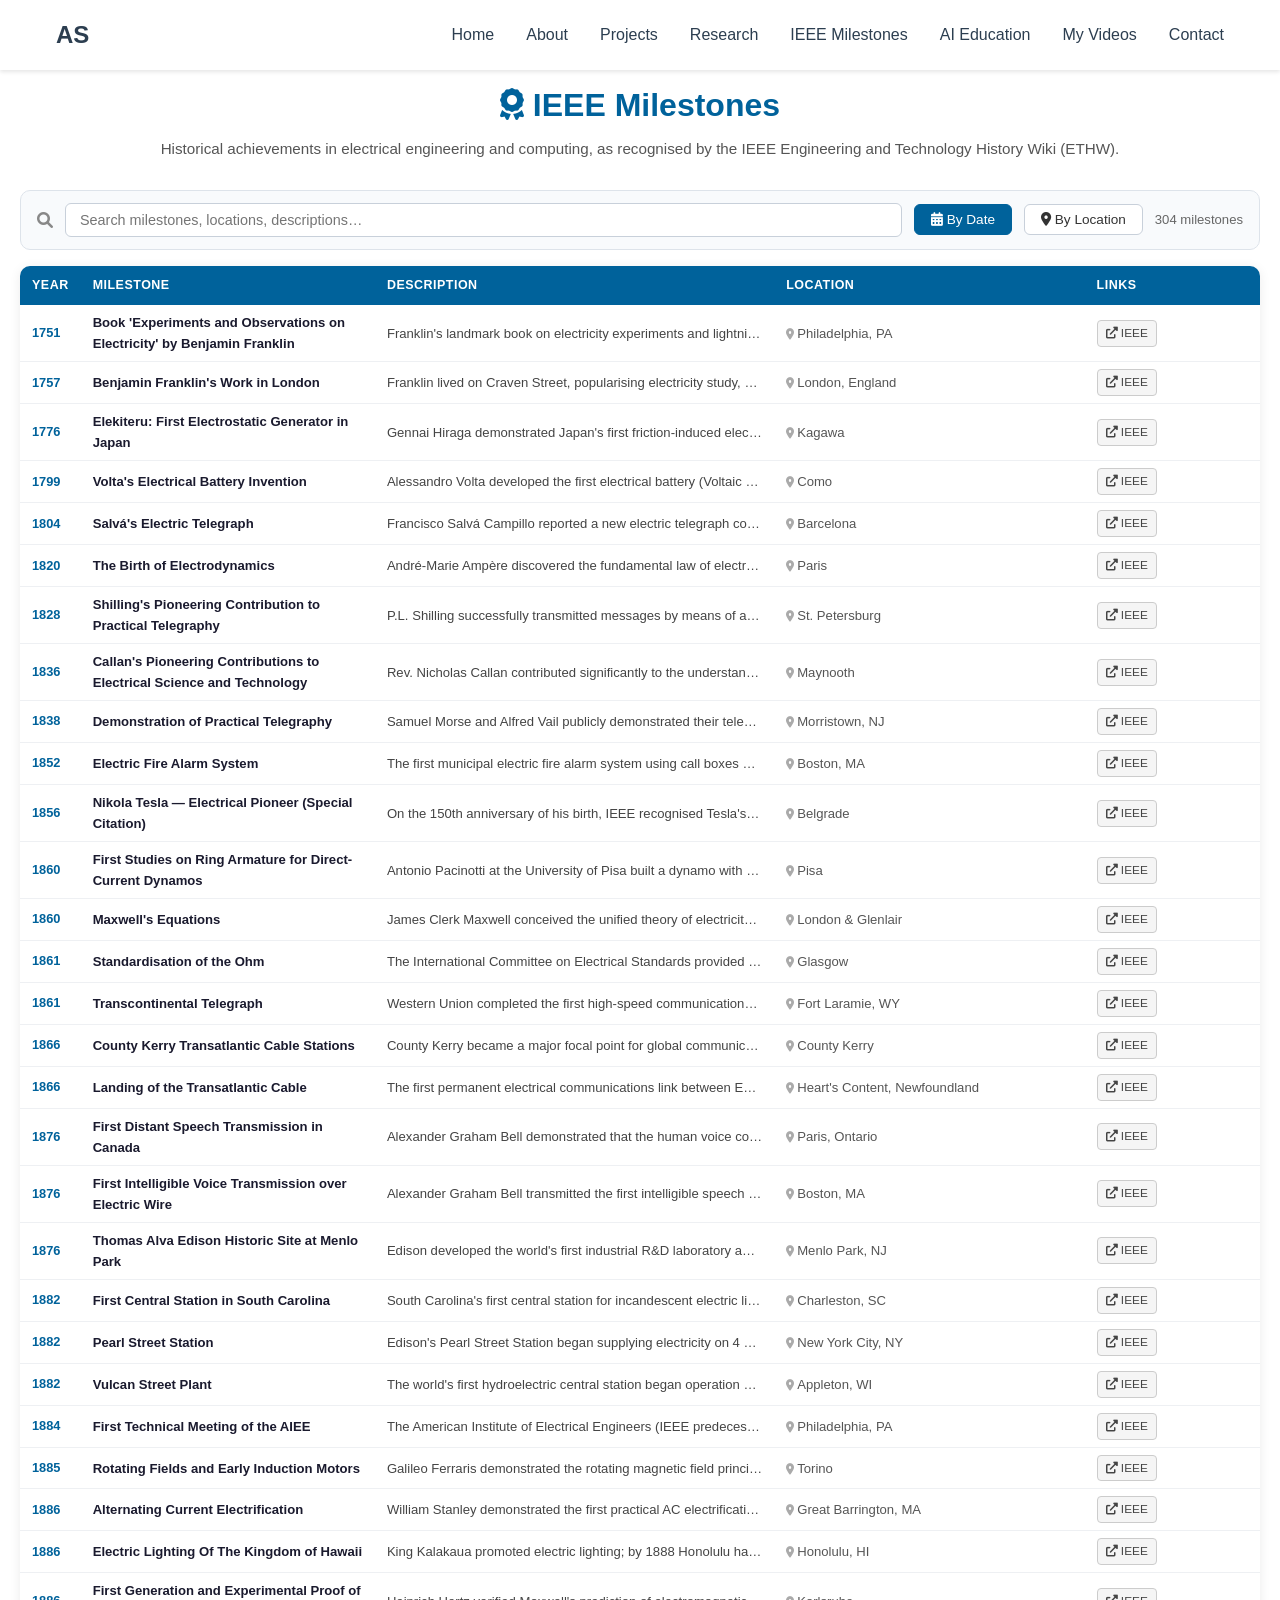
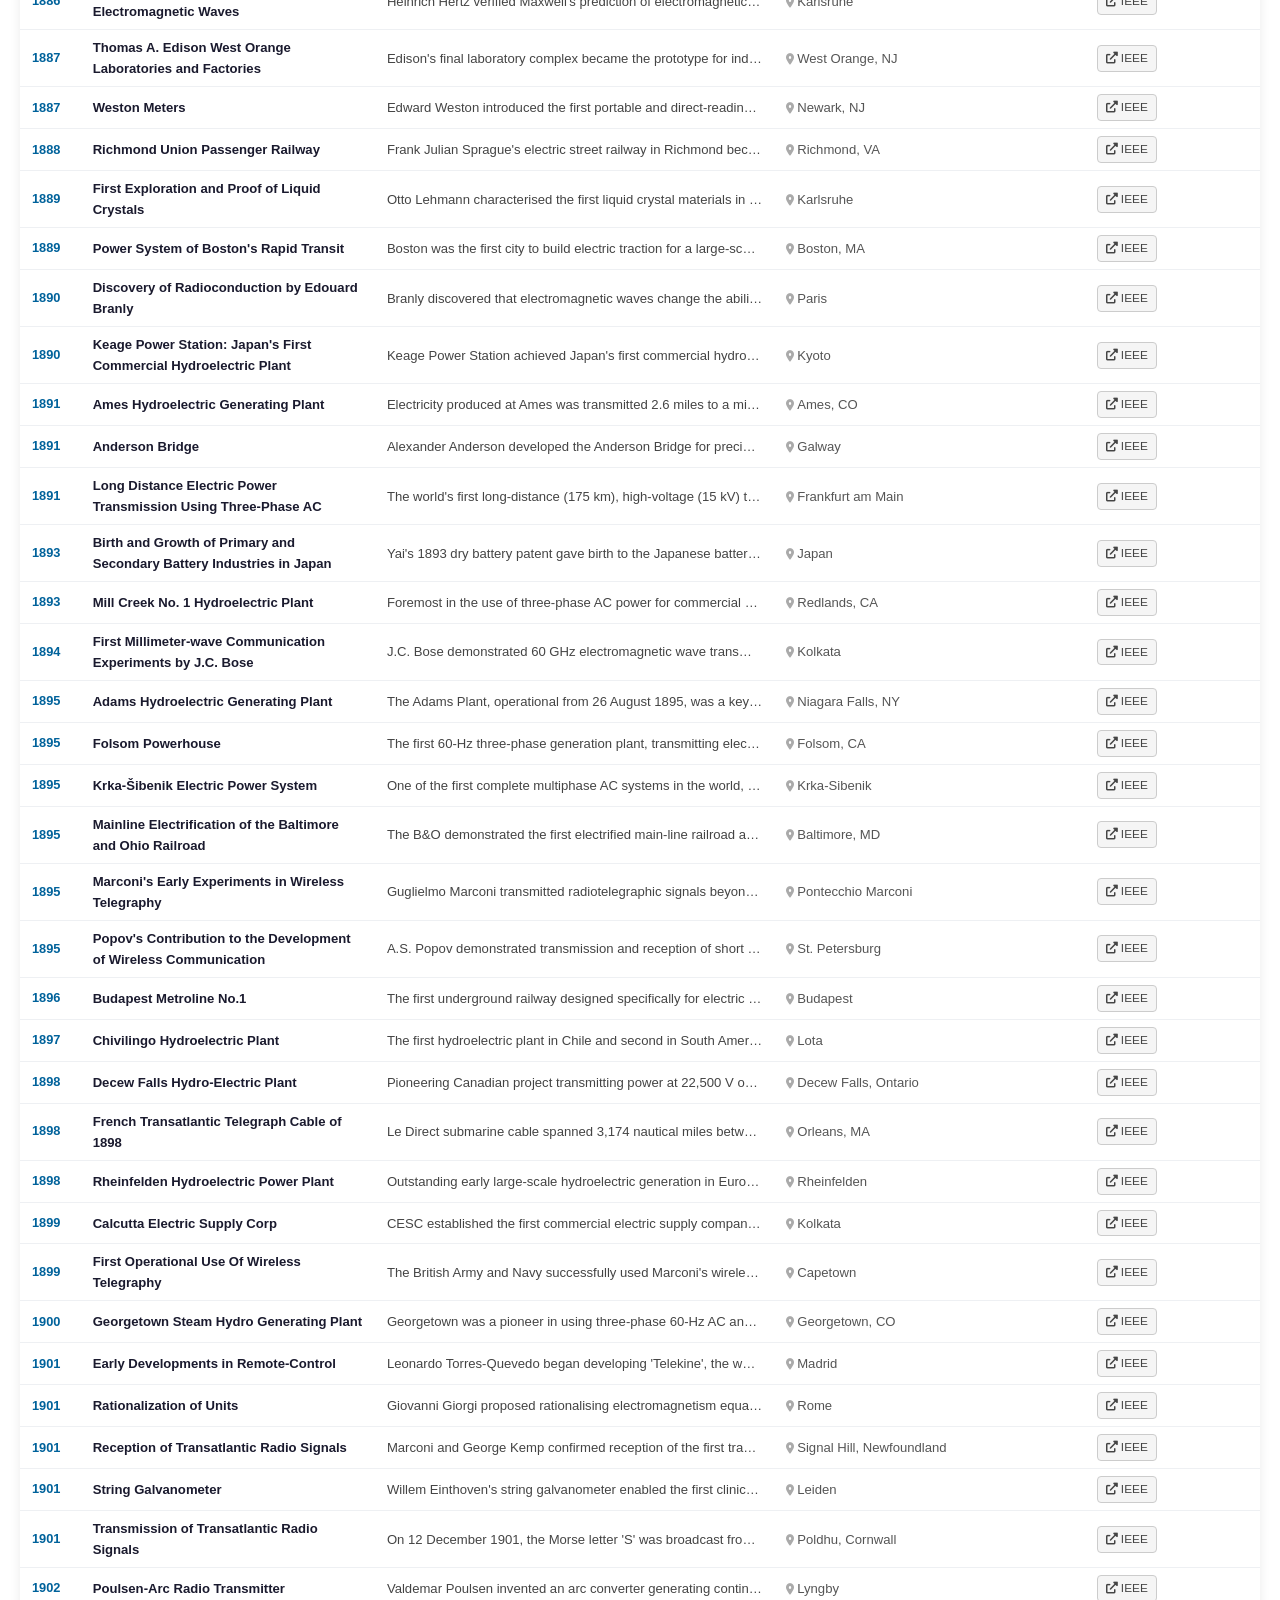
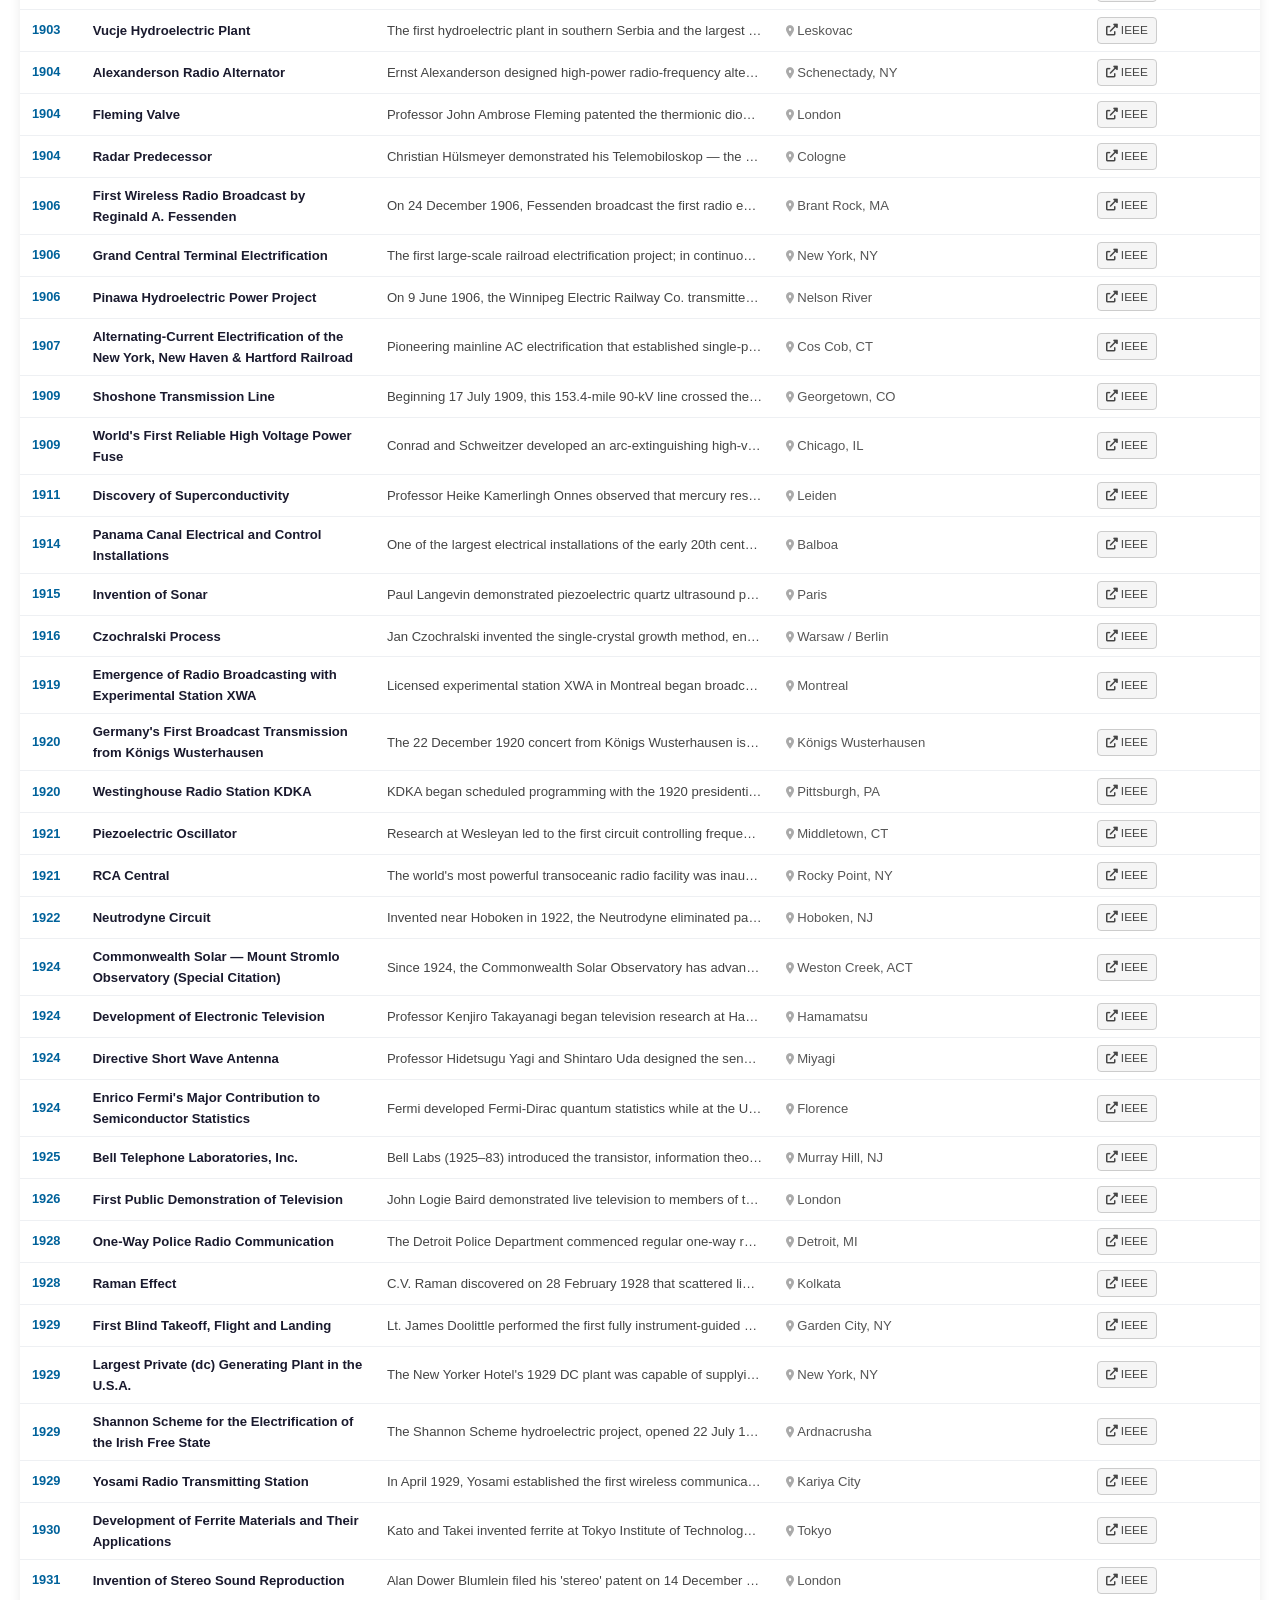
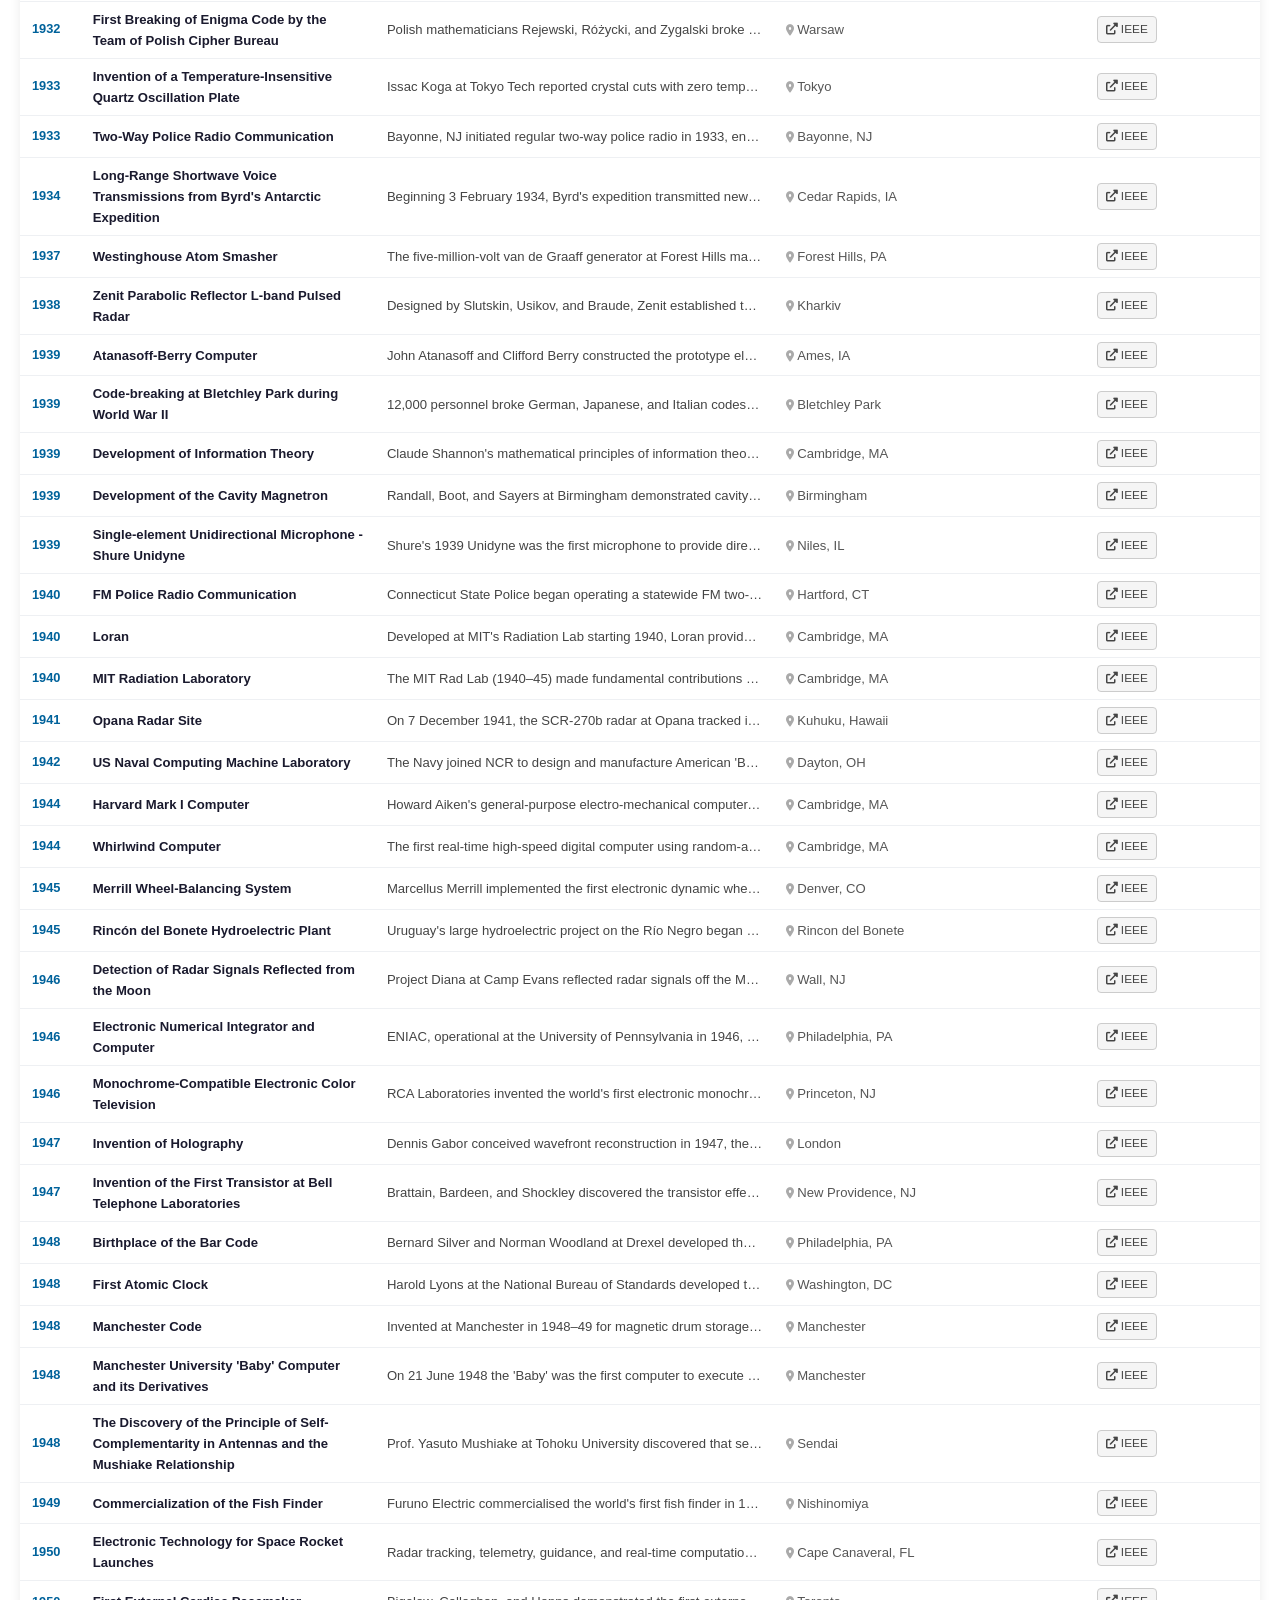
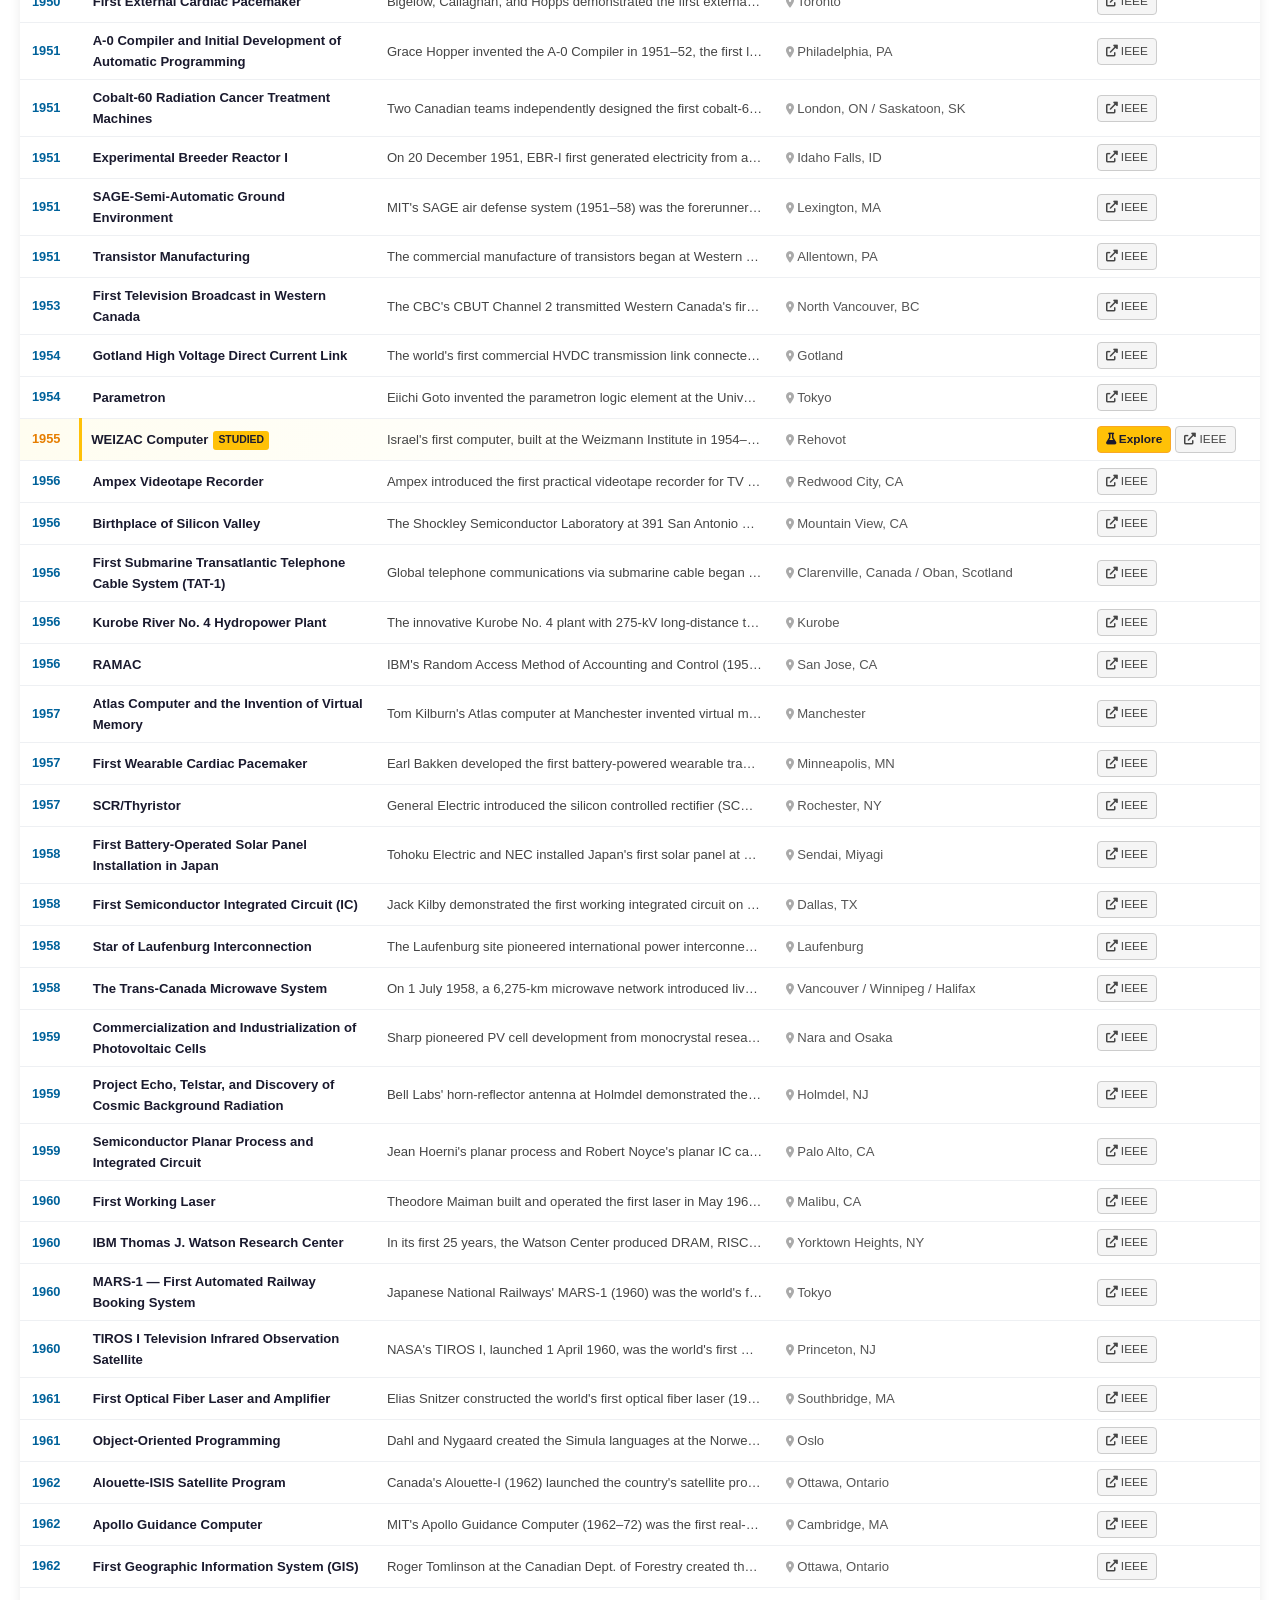
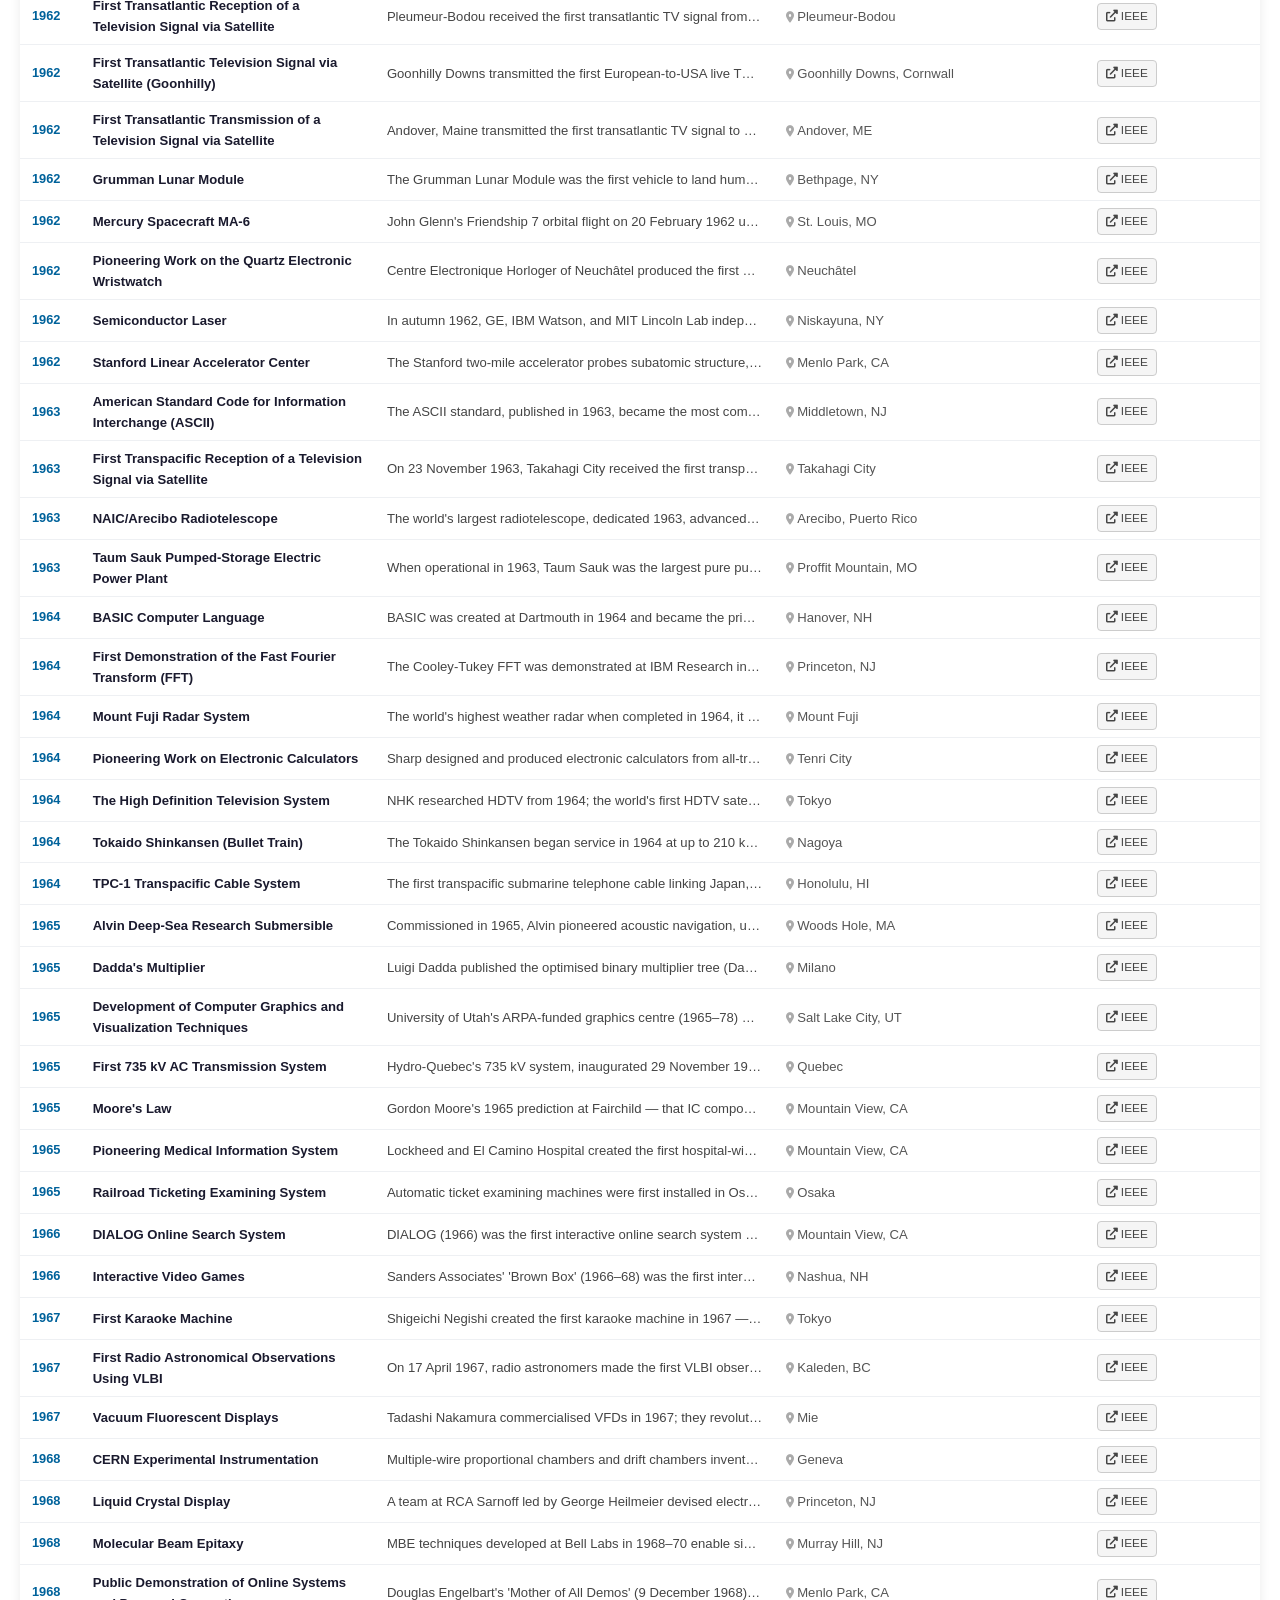
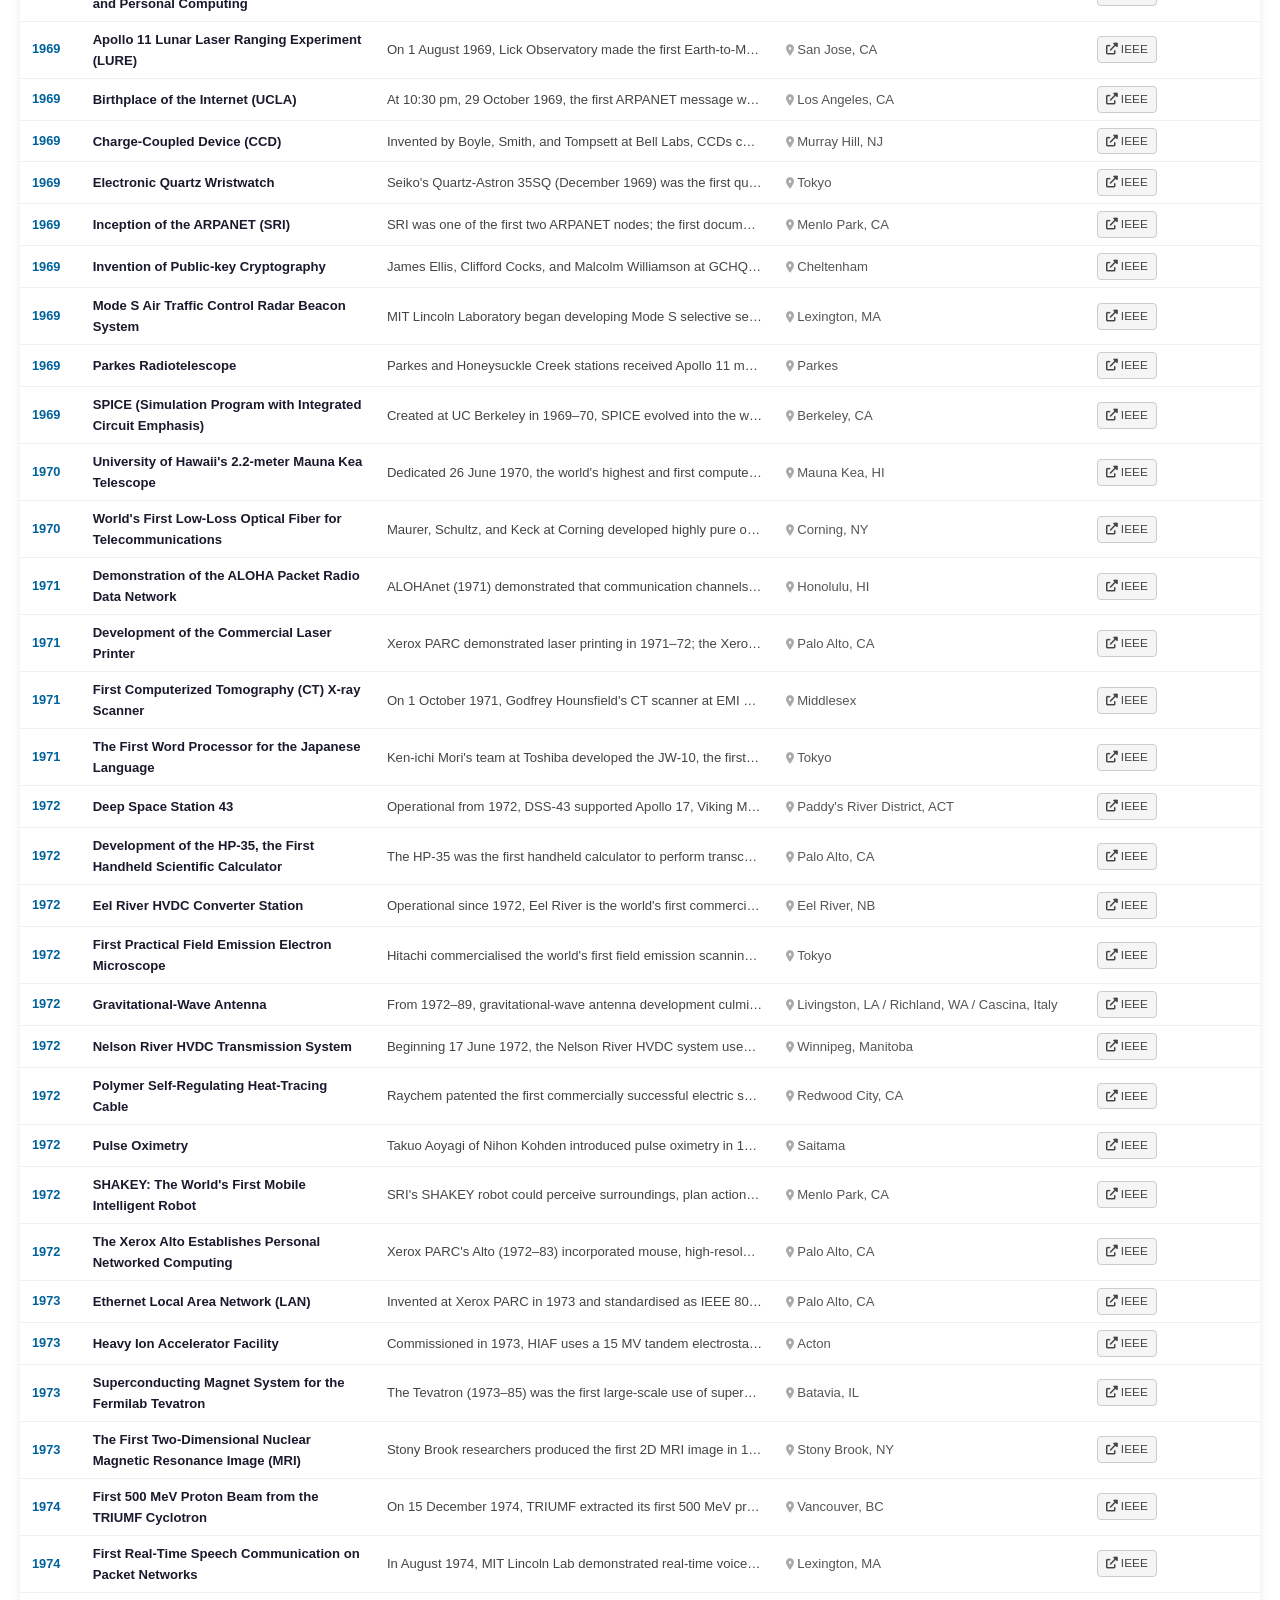
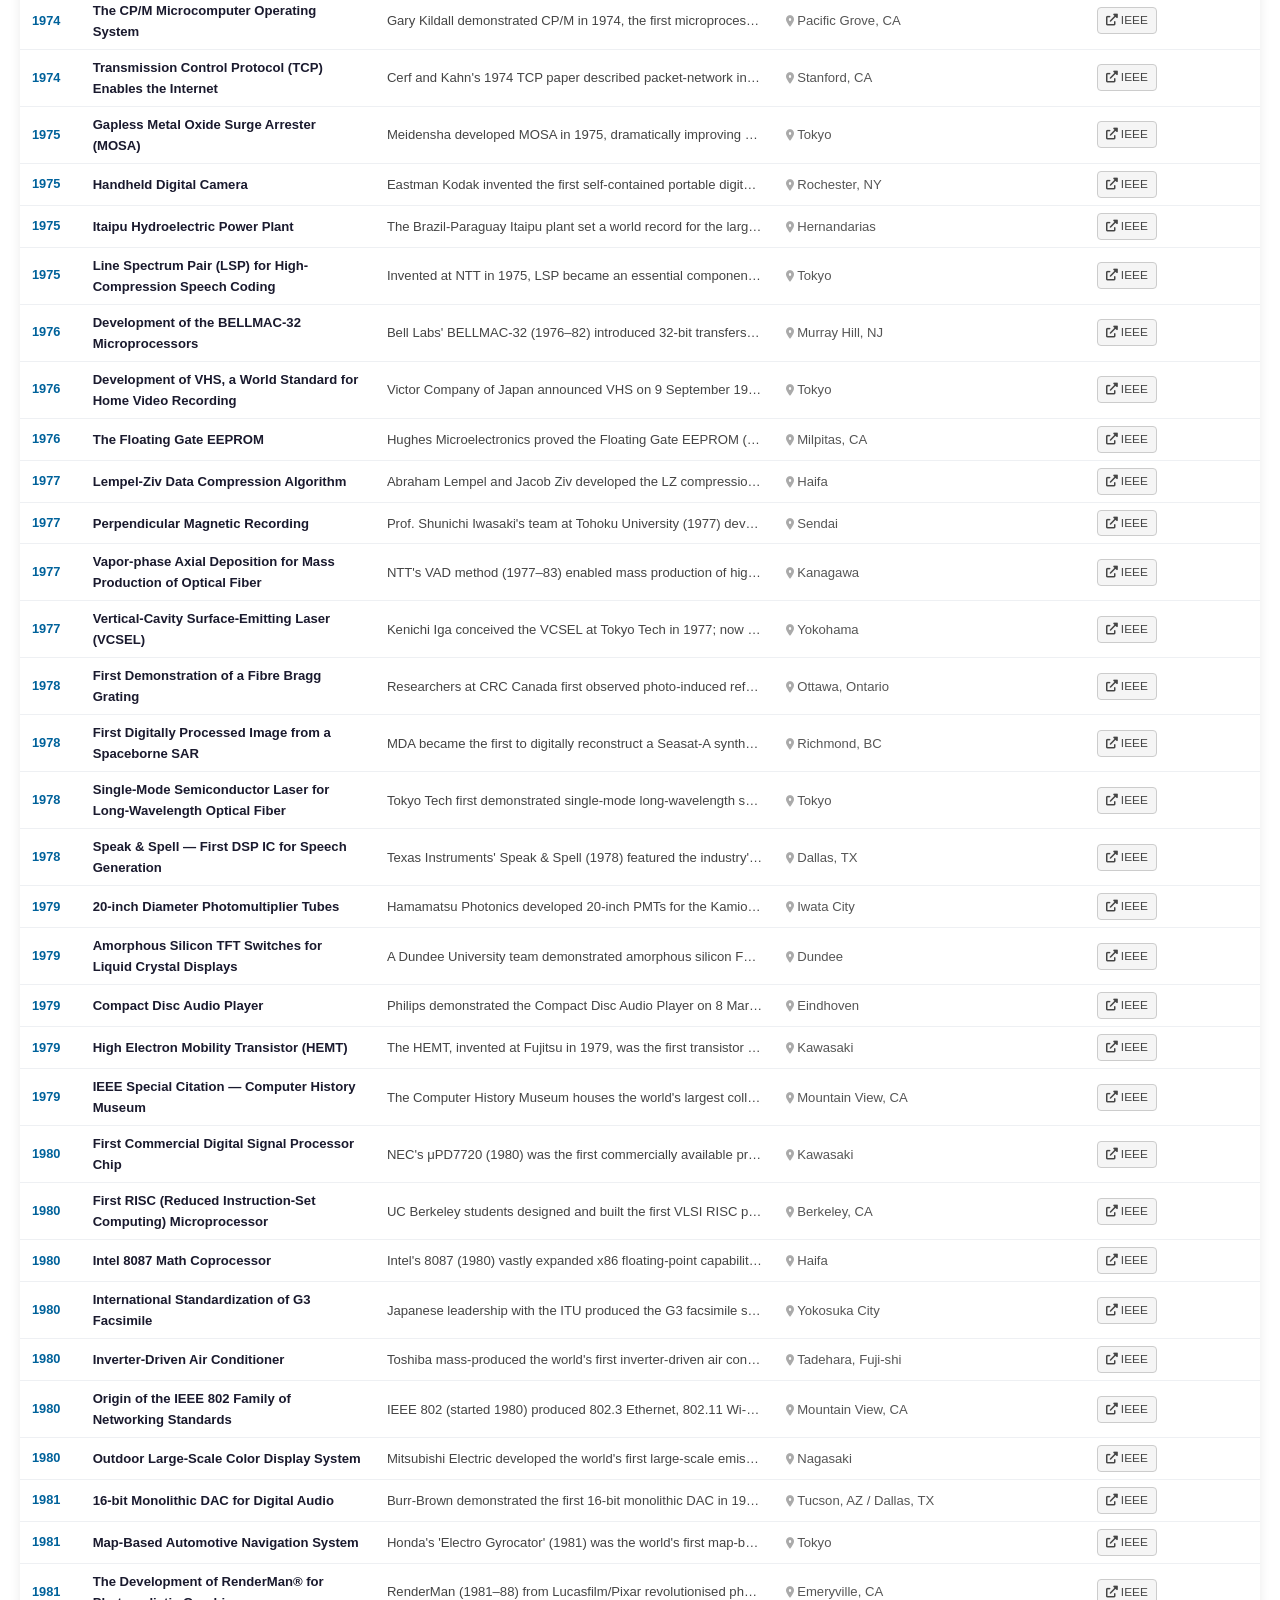
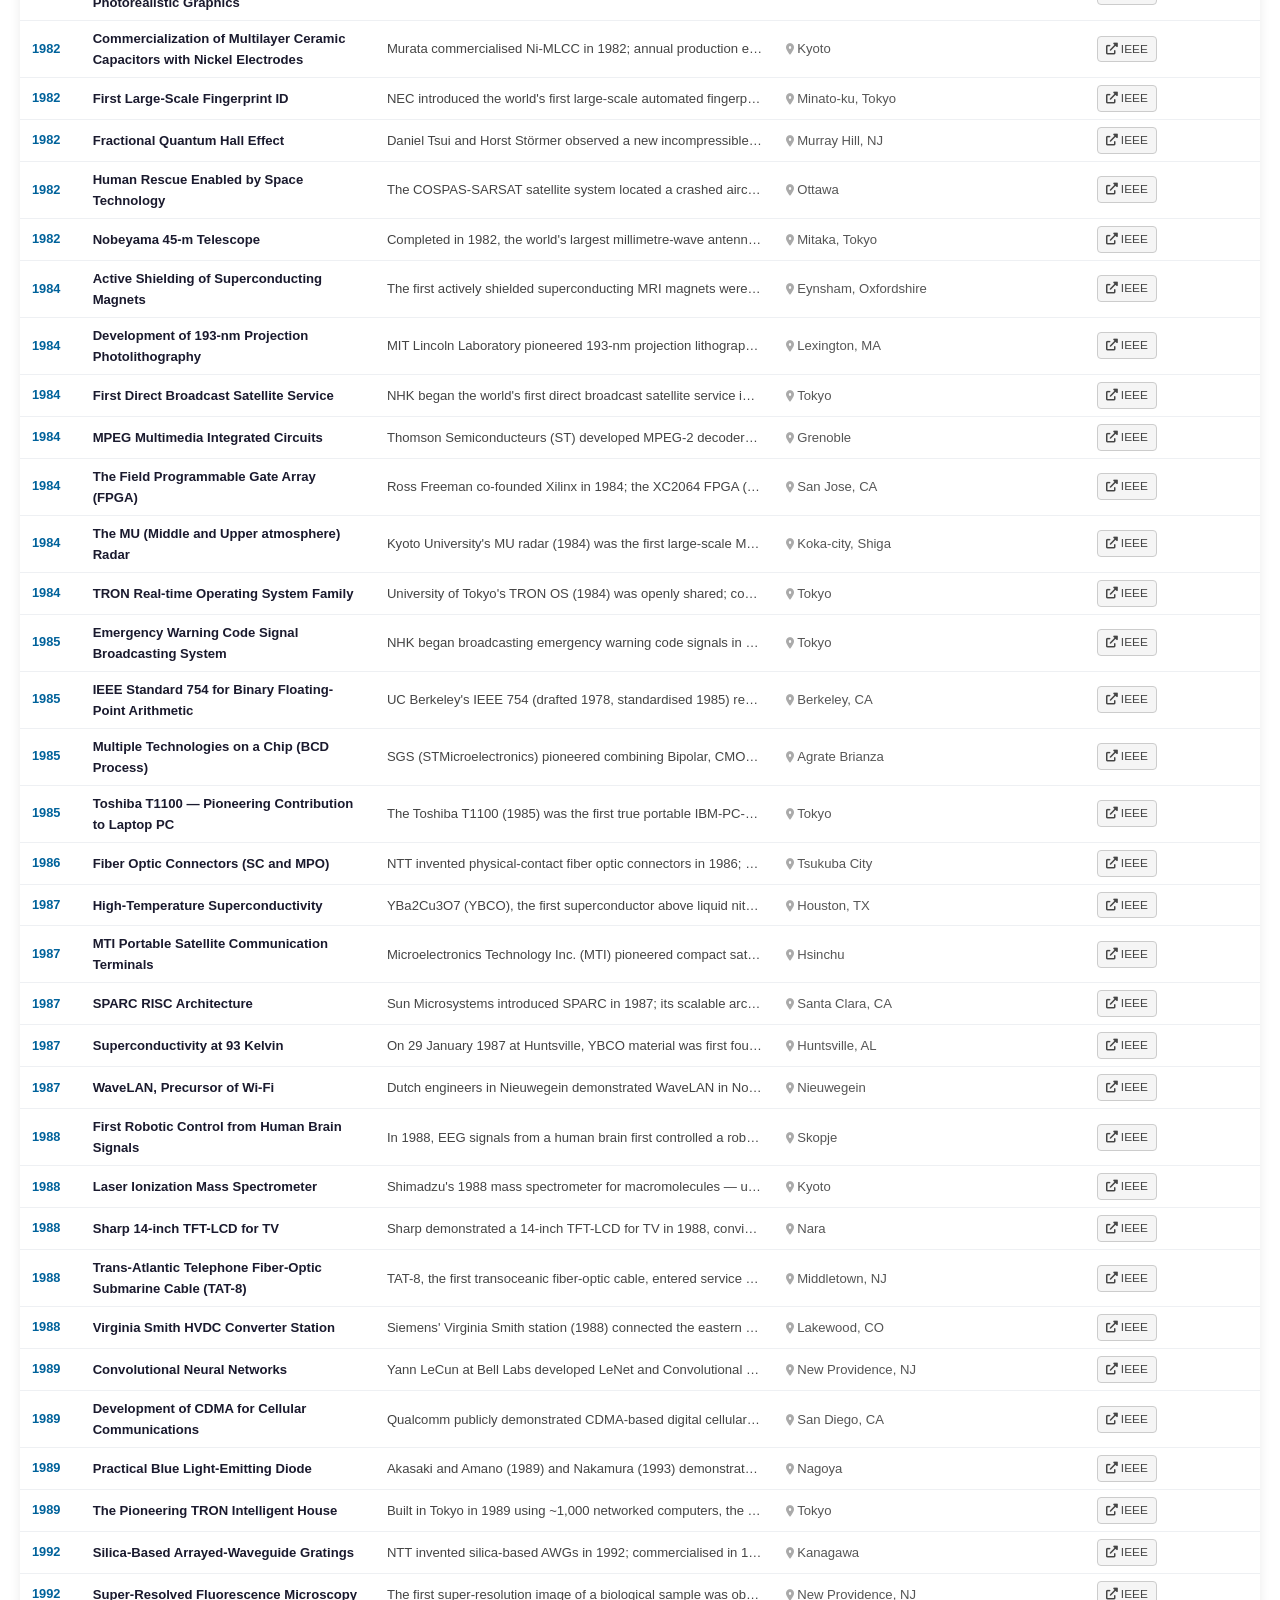
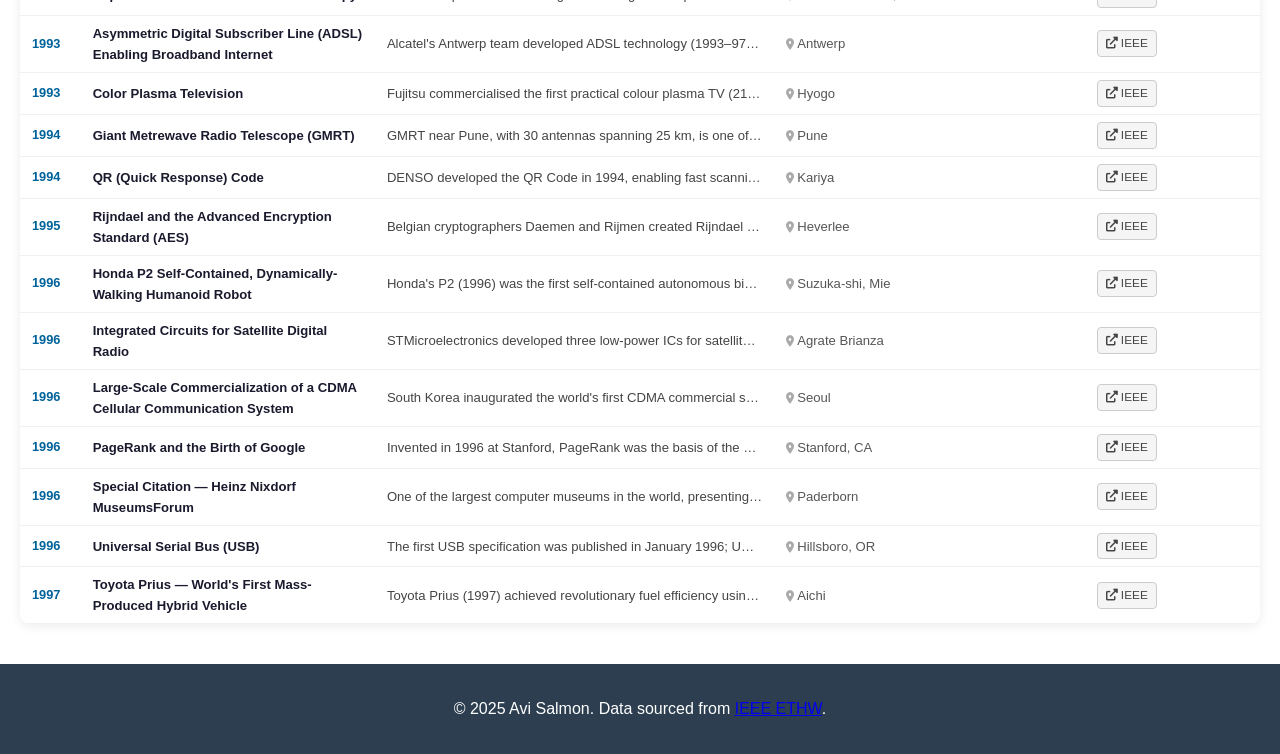
<file: ieee-milestones.html>
<!DOCTYPE html>
<html lang="en">
<head>
  <meta charset="UTF-8">
  <meta name="viewport" content="width=device-width, initial-scale=1.0">
  <title>IEEE Milestones - Avi Salmon</title>
  <link rel="stylesheet" href="styles.css">
  <link rel="stylesheet" href="https://cdnjs.cloudflare.com/ajax/libs/font-awesome/6.0.0/css/all.min.css">
  <style>
    .ms-page { max-width: 1400px; margin: 80px auto 40px; padding: 0 20px; }
    .ms-hero { text-align: center; margin-bottom: 28px; }
    .ms-hero h1 { font-size: 2rem; color: #00629B; margin-bottom: 6px; }
    .ms-hero p { color: #555; font-size: 0.95rem; }
    .ms-controls {
      display: flex; gap: 12px; align-items: center; flex-wrap: wrap;
      background: #f8fafc; border: 1px solid #dde3ea; border-radius: 10px;
      padding: 12px 16px; margin-bottom: 16px; position: sticky; top: 62px; z-index: 50;
    }
    .ms-search {
      flex: 1; min-width: 220px; padding: 8px 14px; border: 1px solid #c8d0da;
      border-radius: 6px; font-size: 0.9rem;
    }
    .ms-search:focus { outline: none; border-color: #00629B; box-shadow: 0 0 0 3px rgba(0,98,155,.15); }
    .ms-btn {
      padding: 7px 16px; border: 1px solid #c8d0da; border-radius: 6px;
      background: white; font-size: 0.85rem; cursor: pointer; color: #333; white-space: nowrap;
    }
    .ms-btn.active { background: #00629B; color: white; border-color: #00629B; }
    .ms-btn:hover:not(.active) { border-color: #00629B; color: #00629B; }
    .ms-count { font-size: 0.82rem; color: #666; white-space: nowrap; margin-left: auto; }
    .ms-wrap { overflow-x: auto; border-radius: 10px; box-shadow: 0 2px 12px rgba(0,0,0,.08); }
    table.ms-table { width: 100%; border-collapse: collapse; font-size: 0.82rem; }
    .ms-table thead th {
      background: #00629B; color: white; padding: 10px 12px;
      text-align: left; font-weight: 600; font-size: 0.78rem; text-transform: uppercase; letter-spacing: .04em;
      white-space: nowrap;
    }
    .ms-table tbody tr { border-bottom: 1px solid #eef0f3; }
    .ms-table tbody tr:hover { background: #f0f6fb; }
    .ms-table td { padding: 7px 12px; vertical-align: middle; }
    td.td-year { width: 52px; font-weight: 700; color: #00629B; font-size: 0.8rem; white-space: nowrap; }
    td.td-name { min-width: 200px; max-width: 280px; font-weight: 600; color: #1a1a2e; }
    td.td-desc { max-width: 380px; color: #444; overflow: hidden; text-overflow: ellipsis; white-space: nowrap; }
    td.td-loc { white-space: nowrap; color: #555; }
    td.td-loc .loc-icon { color: #aaa; margin-right: 3px; font-size: 0.7rem; }
    td.td-links { white-space: nowrap; }
    .link-btn {
      display: inline-block; padding: 3px 8px; border-radius: 4px; font-size: 0.74rem;
      text-decoration: none; margin-right: 4px; border: 1px solid;
    }
    .link-btn.explore { background: #FFC107; border-color: #F9A825; color: #1a1a2e; font-weight: 700; }
    .link-btn.ieee { background: #f5f5f5; border-color: #ccc; color: #444; }
    .link-btn:hover { opacity: 0.85; }
    tr.studied { background: linear-gradient(90deg, #fffdf0 0%, #fff 60%); }
    tr.studied td.td-year { color: #e67e00; }
    tr.studied td.td-name { border-left: 3px solid #FFC107; padding-left: 9px; }
    .badge-studied {
      display: inline-block; background: #FFC107; color: #1a1a2e; font-size: 0.65rem;
      padding: 1px 5px; border-radius: 3px; margin-left: 5px; font-weight: 700; vertical-align: middle;
    }
    tr.section-hdr td {
      background: #e8f0f8; color: #00629B; font-weight: 700;
      font-size: 0.78rem; text-transform: uppercase; letter-spacing: .06em;
      padding: 5px 12px; border-top: 2px solid #b8d0e8;
    }
    .no-results { text-align: center; padding: 40px; color: #888; font-size: 0.95rem; }
    @media (max-width: 768px) { td.td-desc { display: none; } td.td-name { max-width: none; } }
  </style>
</head>
<body>
  <nav class="navbar">
    <div class="nav-content">
      <div class="logo">AS</div>
      <ul class="nav-links">
        <li><a href="index.html#home">Home</a></li>
        <li><a href="index.html#about">About</a></li>
        <li><a href="index.html#projects">Projects</a></li>
        <li><a href="index.html#mini-research">Research</a></li>
        <li><a href="ieee-milestones.html">IEEE Milestones</a></li>
        <li><a href="https://avisalmon.github.io/AI_education/" target="_blank">AI Education</a></li>
        <li><a href="youtube.html">My Videos</a></li>
        <li><a href="index.html#contact">Contact</a></li>
      </ul>
    </div>
  </nav>

  <div class="ms-page">
    <div class="ms-hero">
      <h1><i class="fas fa-award"></i> IEEE Milestones</h1>
      <p>Historical achievements in electrical engineering and computing, as recognised by the IEEE Engineering and Technology History Wiki (ETHW).</p>
    </div>

    <div class="ms-controls">
      <i class="fas fa-search" style="color:#888"></i>
      <input class="ms-search" id="msSearch" type="text" placeholder="Search milestones, locations, descriptions…" oninput="renderTable()">
      <button class="ms-btn active" id="btnDate" onclick="setSort('date')"><i class="fas fa-calendar-alt"></i> By Date</button>
      <button class="ms-btn" id="btnLoc" onclick="setSort('location')"><i class="fas fa-map-marker-alt"></i> By Location</button>
      <span class="ms-count" id="msCount"></span>
    </div>

    <div class="ms-wrap">
      <table class="ms-table">
        <thead>
          <tr>
            <th>Year</th><th>Milestone</th><th>Description</th><th>Location</th><th>Links</th>
          </tr>
        </thead>
        <tbody id="msBody"></tbody>
      </table>
      <div class="no-results" id="noResults" style="display:none">No milestones match your search.</div>
    </div>
  </div>

  <footer>
    <p>&copy; 2025 Avi Salmon. Data sourced from <a href="https://ethw.org/Milestones:List_of_IEEE_Milestones" target="_blank">IEEE ETHW</a>.</p>
  </footer>

<script>
const M=[
// Prior to 1800
{y:1751,n:"Book 'Experiments and Observations on Electricity' by Benjamin Franklin",d:"Franklin's landmark book on electricity experiments and lightning rod theory, published by the Royal Society in London.",l:"Philadelphia, PA",c:"USA"},
{y:1757,n:"Benjamin Franklin's Work in London",d:"Franklin lived on Craven Street, popularising electricity study, performing experiments, and advising on lightning conductors.",l:"London, England",c:"UK"},
{y:1776,n:"Elekiteru: First Electrostatic Generator in Japan",d:"Gennai Hiraga demonstrated Japan's first friction-induced electrostatic generator, inspiring the country's first generation of electricity researchers.",l:"Kagawa",c:"Japan"},
{y:1799,n:"Volta's Electrical Battery Invention",d:"Alessandro Volta developed the first electrical battery (Voltaic Cell) — the first continuous and reproducible source of electrical current.",l:"Como",c:"Italy"},
// 1800–1850
{y:1804,n:"Salvá's Electric Telegraph",d:"Francisco Salvá Campillo reported a new electric telegraph combining a voltaic pile with electrolysis detection to convey information at a distance.",l:"Barcelona",c:"Spain"},
{y:1820,n:"The Birth of Electrodynamics",d:"André-Marie Ampère discovered the fundamental law of electrodynamics and developed the theory that electric currents are responsible for magnetism.",l:"Paris",c:"France"},
{y:1828,n:"Shilling's Pioneering Contribution to Practical Telegraphy",d:"P.L. Shilling successfully transmitted messages by means of an electric current's effect on a magnetic needle, influencing inventors worldwide.",l:"St. Petersburg",c:"Russia"},
{y:1836,n:"Callan's Pioneering Contributions to Electrical Science and Technology",d:"Rev. Nicholas Callan contributed significantly to the understanding of electrical induction and developed the induction coil.",l:"Maynooth",c:"Ireland"},
{y:1838,n:"Demonstration of Practical Telegraphy",d:"Samuel Morse and Alfred Vail publicly demonstrated their telegraph system, transmitting through two miles of wire using dots and dashes.",l:"Morristown, NJ",c:"USA"},
// 1850–1869
{y:1852,n:"Electric Fire Alarm System",d:"The first municipal electric fire alarm system using call boxes with automatic location signaling was placed into operation in Boston.",l:"Boston, MA",c:"USA"},
{y:1860,n:"Maxwell's Equations",d:"James Clerk Maxwell conceived the unified theory of electricity, magnetism and light, summarised in four fundamental equations.",l:"London & Glenlair",c:"UK"},
{y:1860,n:"First Studies on Ring Armature for Direct-Current Dynamos",d:"Antonio Pacinotti at the University of Pisa built a dynamo with a slotted ring armature, a significant step toward practical electrical machines.",l:"Pisa",c:"Italy"},
{y:1861,n:"Transcontinental Telegraph",d:"Western Union completed the first high-speed communications link between the Atlantic and Pacific coasts by telegraph.",l:"Fort Laramie, WY",c:"USA"},
{y:1861,n:"Standardisation of the Ohm",d:"The International Committee on Electrical Standards provided a widely recognised standard for electrical resistance, named after Georg Simon Ohm.",l:"Glasgow",c:"UK"},
{y:1866,n:"Landing of the Transatlantic Cable",d:"The first permanent electrical communications link between Europe and North America was established at Heart's Content on 27 July 1866.",l:"Heart's Content, Newfoundland",c:"Canada"},
{y:1866,n:"County Kerry Transatlantic Cable Stations",d:"County Kerry became a major focal point for global communications with cable landings at Valentia, Ballinskelligs, and Waterville.",l:"County Kerry",c:"Ireland"},
// 1870–1889
{y:1876,n:"First Intelligible Voice Transmission over Electric Wire",d:"Alexander Graham Bell transmitted the first intelligible speech on 10 March 1876 in his Boston attic laboratory.",l:"Boston, MA",c:"USA"},
{y:1876,n:"Thomas Alva Edison Historic Site at Menlo Park",d:"Edison developed the world's first industrial R&D laboratory and the first incandescent electric lighting and power generation system.",l:"Menlo Park, NJ",c:"USA"},
{y:1876,n:"First Distant Speech Transmission in Canada",d:"Alexander Graham Bell demonstrated that the human voice could be transmitted electrically over 13 km between Brantford and Paris, Ontario.",l:"Paris, Ontario",c:"Canada"},
{y:1882,n:"Vulcan Street Plant",d:"The world's first hydroelectric central station began operation near Appleton, Wisconsin, with a 110-volt direct current generator.",l:"Appleton, WI",c:"USA"},
{y:1882,n:"First Central Station in South Carolina",d:"South Carolina's first central station for incandescent electric lighting started up in October 1882, one month after Edison's Pearl Street.",l:"Charleston, SC",c:"USA"},
{y:1882,n:"Pearl Street Station",d:"Edison's Pearl Street Station began supplying electricity on 4 September 1882, the forerunner of all central electric generating stations.",l:"New York City, NY",c:"USA"},
{y:1884,n:"First Technical Meeting of the AIEE",d:"The American Institute of Electrical Engineers (IEEE predecessor) held its first formal technical conference on electrical engineering in the USA.",l:"Philadelphia, PA",c:"USA"},
{y:1885,n:"Rotating Fields and Early Induction Motors",d:"Galileo Ferraris demonstrated the rotating magnetic field principle and constructed prototypes of two-phase AC induction motors.",l:"Torino",c:"Italy"},
{y:1886,n:"Alternating Current Electrification",d:"William Stanley demonstrated the first practical AC electrification system on Main Street in Great Barrington using transformers.",l:"Great Barrington, MA",c:"USA"},
{y:1886,n:"First Generation and Experimental Proof of Electromagnetic Waves",d:"Heinrich Hertz verified Maxwell's prediction of electromagnetic waves at 450 MHz, demonstrating reflection, refraction and polarization.",l:"Karlsruhe",c:"Germany"},
{y:1886,n:"Electric Lighting Of The Kingdom of Hawaii",d:"King Kalakaua promoted electric lighting; by 1888 Honolulu had a full electric lighting system following Iolani Palace's illumination.",l:"Honolulu, HI",c:"USA"},
{y:1887,n:"Thomas A. Edison West Orange Laboratories and Factories",d:"Edison's final laboratory complex became the prototype for industrial enterprises worldwide, resulting in more than half his 1,093 patents.",l:"West Orange, NJ",c:"USA"},
{y:1887,n:"Weston Meters",d:"Edward Weston introduced the first portable and direct-reading current and voltage meters, enabling precision electrical measurement.",l:"Newark, NJ",c:"USA"},
{y:1888,n:"Richmond Union Passenger Railway",d:"Frank Julian Sprague's electric street railway in Richmond became the lasting prototype for electric street railways worldwide.",l:"Richmond, VA",c:"USA"},
{y:1889,n:"Power System of Boston's Rapid Transit",d:"Boston was the first city to build electric traction for a large-scale rapid transit system, pioneering mass transit systems nationwide.",l:"Boston, MA",c:"USA"},
{y:1889,n:"First Exploration and Proof of Liquid Crystals",d:"Otto Lehmann characterised the first liquid crystal materials in Karlsruhe, recognising a new state of matter called 'flüssige Kristalle'.",l:"Karlsruhe",c:"Germany"},
// 1890–1899
{y:1890,n:"Discovery of Radioconduction by Edouard Branly",d:"Branly discovered that electromagnetic waves change the ability of metal filings to conduct electricity, enabling early wireless signal detection.",l:"Paris",c:"France"},
{y:1890,n:"Keage Power Station: Japan's First Commercial Hydroelectric Plant",d:"Keage Power Station achieved Japan's first commercial hydroelectric generation using water intake from the Lake Biwa Canal.",l:"Kyoto",c:"Japan"},
{y:1891,n:"Ames Hydroelectric Generating Plant",d:"Electricity produced at Ames was transmitted 2.6 miles to a mine motor, demonstrating the practical value of long-distance electric power transmission.",l:"Ames, CO",c:"USA"},
{y:1891,n:"Long Distance Electric Power Transmission Using Three-Phase AC",d:"The world's first long-distance (175 km), high-voltage (15 kV) three-phase AC power transmission was demonstrated at the 1891 Frankfurt Exhibition.",l:"Frankfurt am Main",c:"Germany"},
{y:1891,n:"Anderson Bridge",d:"Alexander Anderson developed the Anderson Bridge for precise measurement of electrical inductance — the first invention enabling such measurements.",l:"Galway",c:"Ireland"},
{y:1893,n:"Mill Creek No. 1 Hydroelectric Plant",d:"Foremost in the use of three-phase AC power for commercial application; influential in widespread adoption of three-phase power in the USA.",l:"Redlands, CA",c:"USA"},
{y:1893,n:"Birth and Growth of Primary and Secondary Battery Industries in Japan",d:"Yai's 1893 dry battery patent gave birth to the Japanese battery industry, leading to global consumer electronics.",l:"Japan",c:"Japan"},
{y:1894,n:"First Millimeter-wave Communication Experiments by J.C. Bose",d:"J.C. Bose demonstrated 60 GHz electromagnetic wave transmission over 23 metres through two walls, pioneering millimetre-wave components.",l:"Kolkata",c:"India"},
{y:1895,n:"Adams Hydroelectric Generating Plant",d:"The Adams Plant, operational from 26 August 1895, was a key victory for AC over DC and influenced the future of the electrical industry worldwide.",l:"Niagara Falls, NY",c:"USA"},
{y:1895,n:"Popov's Contribution to the Development of Wireless Communication",d:"A.S. Popov demonstrated transmission and reception of short signals over 64 metres using electromagnetic waves.",l:"St. Petersburg",c:"Russia"},
{y:1895,n:"Marconi's Early Experiments in Wireless Telegraphy",d:"Guglielmo Marconi transmitted radiotelegraphic signals beyond a physical obstacle at about two kilometres, heralding wireless communication.",l:"Pontecchio Marconi",c:"Italy"},
{y:1895,n:"Mainline Electrification of the Baltimore and Ohio Railroad",d:"The B&O demonstrated the first electrified main-line railroad at the Howard Street Tunnel on 27 June 1895.",l:"Baltimore, MD",c:"USA"},
{y:1895,n:"Krka-Šibenik Electric Power System",d:"One of the first complete multiphase AC systems in the world, generating power at Krka and transmitting it to Šibenik's street lamps.",l:"Krka-Sibenik",c:"Croatia"},
{y:1895,n:"Folsom Powerhouse",d:"The first 60-Hz three-phase generation plant, transmitting electricity 22 miles to Sacramento at 11,000 volts, establishing a US standard.",l:"Folsom, CA",c:"USA"},
{y:1896,n:"Budapest Metroline No.1",d:"The first underground railway designed specifically for electric power, inaugurated in 1896 and influencing subway design worldwide.",l:"Budapest",c:"Hungary"},
{y:1897,n:"Chivilingo Hydroelectric Plant",d:"The first hydroelectric plant in Chile and second in South America, providing power to Lota coal mines via a 10 km transmission line.",l:"Lota",c:"Chile"},
{y:1898,n:"Decew Falls Hydro-Electric Plant",d:"Pioneering Canadian project transmitting power at 22,500 V over 56 km to Hamilton, Ontario on 25 August 1898.",l:"Decew Falls, Ontario",c:"Canada"},
{y:1898,n:"Rheinfelden Hydroelectric Power Plant",d:"Outstanding early large-scale hydroelectric generation in Europe; pioneered 50-Hz three-phase AC, which became standard in most countries.",l:"Rheinfelden",c:"Germany"},
{y:1898,n:"French Transatlantic Telegraph Cable of 1898",d:"Le Direct submarine cable spanned 3,174 nautical miles between Brest, France, and Orleans, Massachusetts without intermediate relay.",l:"Orleans, MA",c:"USA"},
{y:1899,n:"First Operational Use Of Wireless Telegraphy",d:"The British Army and Navy successfully used Marconi's wireless telegraphy during the Anglo-Boer War (1899–1902).",l:"Capetown",c:"South Africa"},
{y:1899,n:"Calcutta Electric Supply Corp",d:"CESC established the first commercial electric supply company in South Asia, delivering DC power for street lighting and trams on 17 April 1899.",l:"Kolkata",c:"India"},
// 1900–1919
{y:1900,n:"Georgetown Steam Hydro Generating Plant",d:"Georgetown was a pioneer in using three-phase 60-Hz AC and in being interconnected with other utilities; it employed both steam and water power.",l:"Georgetown, CO",c:"USA"},
{y:1901,n:"Reception of Transatlantic Radio Signals",d:"Marconi and George Kemp confirmed reception of the first transatlantic radio signals at Signal Hill on 12 December 1901.",l:"Signal Hill, Newfoundland",c:"Canada"},
{y:1901,n:"Transmission of Transatlantic Radio Signals",d:"On 12 December 1901, the Morse letter 'S' was broadcast from Poldhu using equipment built by John Ambrose Fleming.",l:"Poldhu, Cornwall",c:"UK"},
{y:1901,n:"Early Developments in Remote-Control",d:"Leonardo Torres-Quevedo began developing 'Telekine', the world's first wireless remote-control system, testing it on dirigible balloons.",l:"Madrid",c:"Spain"},
{y:1901,n:"Rationalization of Units",d:"Giovanni Giorgi proposed rationalising electromagnetism equations; his work became the basis of the internationally adopted SI system of units.",l:"Rome",c:"Italy"},
{y:1901,n:"String Galvanometer",d:"Willem Einthoven's string galvanometer enabled the first clinical electrocardiogram (ECG) recording in 1905, founding modern electrocardiography.",l:"Leiden",c:"Netherlands"},
{y:1902,n:"Poulsen-Arc Radio Transmitter",d:"Valdemar Poulsen invented an arc converter generating continuous-wave radio signals, used internationally until superseded by vacuum tubes.",l:"Lyngby",c:"Denmark"},
{y:1903,n:"Vucje Hydroelectric Plant",d:"The first hydroelectric plant in southern Serbia and the largest in the region, transmitting 50-Hz AC at 7,000 V over 16 km.",l:"Leskovac",c:"Serbia"},
{y:1904,n:"Alexanderson Radio Alternator",d:"Ernst Alexanderson designed high-power radio-frequency alternators up to 200 kW, providing reliable transoceanic radiotelegraph communication.",l:"Schenectady, NY",c:"USA"},
{y:1904,n:"Fleming Valve",d:"Professor John Ambrose Fleming patented the thermionic diode (Fleming Valve), used to rectify oscillations and detect wireless signals.",l:"London",c:"UK"},
{y:1904,n:"Radar Predecessor",d:"Christian Hülsmeyer demonstrated his Telemobiloskop — the world's first operable device to detect radio reflections — on 17 May 1904.",l:"Cologne",c:"Germany"},
{y:1906,n:"Pinawa Hydroelectric Power Project",d:"On 9 June 1906, the Winnipeg Electric Railway Co. transmitted power at 60,000 V from Pinawa to Winnipeg — the first year-round Manitoba hydro plant.",l:"Nelson River",c:"Canada"},
{y:1906,n:"First Wireless Radio Broadcast by Reginald A. Fessenden",d:"On 24 December 1906, Fessenden broadcast the first radio entertainment and music transmission using AM of continuous waves.",l:"Brant Rock, MA",c:"USA"},
{y:1906,n:"Grand Central Terminal Electrification",d:"The first large-scale railroad electrification project; in continuous use since 1913 with innovative electric locomotive and third-rail design.",l:"New York, NY",c:"USA"},
{y:1907,n:"Alternating-Current Electrification of the New York, New Haven & Hartford Railroad",d:"Pioneering mainline AC electrification that established single-phase AC as a viable alternative to DC for railroads.",l:"Cos Cob, CT",c:"USA"},
{y:1909,n:"Shoshone Transmission Line",d:"Beginning 17 July 1909, this 153.4-mile 90-kV line crossed the Continental Divide three times — an outstanding engineering achievement.",l:"Georgetown, CO",c:"USA"},
{y:1909,n:"World's First Reliable High Voltage Power Fuse",d:"Conrad and Schweitzer developed an arc-extinguishing high-voltage power fuse in 1909, central to electrical transmission and distribution today.",l:"Chicago, IL",c:"USA"},
{y:1911,n:"Discovery of Superconductivity",d:"Professor Heike Kamerlingh Onnes observed that mercury resistance approached zero at 3 kelvins on 8 April 1911, discovering superconductivity.",l:"Leiden",c:"Netherlands"},
{y:1914,n:"Panama Canal Electrical and Control Installations",d:"One of the largest electrical installations of the early 20th century, using 1,022 electric motors to replace steam and water powered equipment.",l:"Balboa",c:"Panama"},
{y:1915,n:"Invention of Sonar",d:"Paul Langevin demonstrated piezoelectric quartz ultrasound pulses to detect submerged submarines at ranges up to 1,300 metres.",l:"Paris",c:"France"},
{y:1916,n:"Czochralski Process",d:"Jan Czochralski invented the single-crystal growth method, enabling the development of electronic semiconductor devices and modern electronics.",l:"Warsaw / Berlin",c:"Poland"},
{y:1919,n:"Emergence of Radio Broadcasting with Experimental Station XWA",d:"Licensed experimental station XWA in Montreal began broadcasting regular programmes of recorded music and news by December 1919.",l:"Montreal",c:"Canada"},
// 1920–1929
{y:1920,n:"Westinghouse Radio Station KDKA",d:"KDKA began scheduled programming with the 1920 presidential election returns — a world pioneer of commercial radio broadcasting.",l:"Pittsburgh, PA",c:"USA"},
{y:1920,n:"Germany's First Broadcast Transmission from Königs Wusterhausen",d:"The 22 December 1920 concert from Königs Wusterhausen is regarded as the birth of regulated broadcasting in Germany.",l:"Königs Wusterhausen",c:"Germany"},
{y:1921,n:"Piezoelectric Oscillator",d:"Research at Wesleyan led to the first circuit controlling frequencies using a quartz crystal resonator, applied in sonar, radar, and wristwatches.",l:"Middletown, CT",c:"USA"},
{y:1921,n:"RCA Central",d:"The world's most powerful transoceanic radio facility was inaugurated at Rocky Point on 5 November 1921 using 220-kW Alexanderson transmitters.",l:"Rocky Point, NY",c:"USA"},
{y:1922,n:"Neutrodyne Circuit",d:"Invented near Hoboken in 1922, the Neutrodyne eliminated parasitic oscillation squeals, greatly expanding radio adoption by the public.",l:"Hoboken, NJ",c:"USA"},
{y:1924,n:"Directive Short Wave Antenna",d:"Professor Hidetsugu Yagi and Shintaro Uda designed the sensitive and highly directional Yagi antenna, essential for radar, TV, and amateur radio.",l:"Miyagi",c:"Japan"},
{y:1924,n:"Development of Electronic Television",d:"Professor Kenjiro Takayanagi began television research at Hamamatsu in 1924; transmitted a Japanese character on CRT in December 1926.",l:"Hamamatsu",c:"Japan"},
{y:1924,n:"Enrico Fermi's Major Contribution to Semiconductor Statistics",d:"Fermi developed Fermi-Dirac quantum statistics while at the University of Florence, fundamental to semiconductor physics.",l:"Florence",c:"Italy"},
{y:1925,n:"Bell Telephone Laboratories, Inc.",d:"Bell Labs (1925–83) introduced the transistor, information theory, the laser concept, UNIX, C language, and hundreds of other foundational technologies.",l:"Murray Hill, NJ",c:"USA"},
{y:1926,n:"First Public Demonstration of Television",d:"John Logie Baird demonstrated live television to members of the Royal Institution on 26 January 1926 at 22 Frith Street, London.",l:"London",c:"UK"},
{y:1928,n:"One-Way Police Radio Communication",d:"The Detroit Police Department commenced regular one-way radio communication with patrol cars on 7 April 1928.",l:"Detroit, MI",c:"USA"},
{y:1928,n:"Raman Effect",d:"C.V. Raman discovered on 28 February 1928 that scattered light changes wavelength depending on material properties, foundational for photonic spectroscopy.",l:"Kolkata",c:"India"},
{y:1929,n:"Shannon Scheme for the Electrification of the Irish Free State",d:"The Shannon Scheme hydroelectric project, opened 22 July 1929, became a model for large-scale electrification projects worldwide.",l:"Ardnacrusha",c:"Ireland"},
{y:1929,n:"Largest Private (dc) Generating Plant in the U.S.A.",d:"The New Yorker Hotel's 1929 DC plant was capable of supplying power sufficient for a city of 35,000 people.",l:"New York, NY",c:"USA"},
{y:1929,n:"Yosami Radio Transmitting Station",d:"In April 1929, Yosami established the first wireless communications between Japan and Europe using 500-kW long-wave transmission.",l:"Kariya City",c:"Japan"},
{y:1929,n:"First Blind Takeoff, Flight and Landing",d:"Lt. James Doolittle performed the first fully instrument-guided blind flight at Mitchel Field on 24 September 1929.",l:"Garden City, NY",c:"USA"},
// 1930–1939
{y:1930,n:"Development of Ferrite Materials and Their Applications",d:"Kato and Takei invented ferrite at Tokyo Institute of Technology in 1930; TDK began mass production in 1937 for radio equipment.",l:"Tokyo",c:"Japan"},
{y:1931,n:"Invention of Stereo Sound Reproduction",d:"Alan Dower Blumlein filed his 'stereo' patent on 14 December 1931, including binaural recording techniques still foundational today.",l:"London",c:"UK"},
{y:1932,n:"First Breaking of Enigma Code by the Team of Polish Cipher Bureau",d:"Polish mathematicians Rejewski, Różycki, and Zygalski broke German Enigma codes and built the 'bomba' — the first cryptanalytic machine.",l:"Warsaw",c:"Poland"},
{y:1933,n:"Two-Way Police Radio Communication",d:"Bayonne, NJ initiated regular two-way police radio in 1933, enabling patrolmen to communicate with headquarters and each other.",l:"Bayonne, NJ",c:"USA"},
{y:1933,n:"Invention of a Temperature-Insensitive Quartz Oscillation Plate",d:"Issac Koga at Tokyo Tech reported crystal cuts with zero temperature coefficient, indispensable for all radio communication systems.",l:"Tokyo",c:"Japan"},
{y:1934,n:"Long-Range Shortwave Voice Transmissions from Byrd's Antarctic Expedition",d:"Beginning 3 February 1934, Byrd's expedition transmitted news releases to New York via short-wave — the first such long-range voice broadcasts.",l:"Cedar Rapids, IA",c:"USA"},
{y:1937,n:"Westinghouse Atom Smasher",d:"The five-million-volt van de Graaff generator at Forest Hills made possible precise measurements of nuclear reactions.",l:"Forest Hills, PA",c:"USA"},
{y:1938,n:"Zenit Parabolic Reflector L-band Pulsed Radar",d:"Designed by Slutskin, Usikov, and Braude, Zenit established the practicality of pulsed microwave radar for determining all three target coordinates.",l:"Kharkiv",c:"Ukraine"},
{y:1939,n:"Atanasoff-Berry Computer",d:"John Atanasoff and Clifford Berry constructed the prototype electronic-digital computer in October 1939, using binary numbers and regenerative memory.",l:"Ames, IA",c:"USA"},
{y:1939,n:"Code-breaking at Bletchley Park during World War II",d:"12,000 personnel broke German, Japanese, and Italian codes using the electromechanical Bombe and electronic Colossus, helping end WWII.",l:"Bletchley Park",c:"UK"},
{y:1939,n:"Single-element Unidirectional Microphone - Shure Unidyne",d:"Shure's 1939 Unidyne was the first microphone to provide directional characteristics using a single dynamic element.",l:"Niles, IL",c:"USA"},
{y:1939,n:"Development of Information Theory",d:"Claude Shannon's mathematical principles of information theory (1939–67) established fundamental limits of communication and information processing.",l:"Cambridge, MA",c:"USA"},
{y:1939,n:"Development of the Cavity Magnetron",d:"Randall, Boot, and Sayers at Birmingham demonstrated cavity magnetrons that enabled microwave radar and later microwave ovens.",l:"Birmingham",c:"UK"},
// 1940–1949
{y:1940,n:"FM Police Radio Communication",d:"Connecticut State Police began operating a statewide FM two-way police radio in Hartford in 1940, greatly reducing static over AM.",l:"Hartford, CT",c:"USA"},
{y:1940,n:"MIT Radiation Laboratory",d:"The MIT Rad Lab (1940–45) made fundamental contributions to microwave radar, long-range navigation, and systems engineering.",l:"Cambridge, MA",c:"USA"},
{y:1940,n:"Loran",d:"Developed at MIT's Radiation Lab starting 1940, Loran provided the world's first near-real-time positioning information, used until 2010.",l:"Cambridge, MA",c:"USA"},
{y:1941,n:"Opana Radar Site",d:"On 7 December 1941, the SCR-270b radar at Opana tracked incoming Japanese aircraft for 30 minutes — the first wartime radar use by the USA.",l:"Kuhuku, Hawaii",c:"USA"},
{y:1942,n:"US Naval Computing Machine Laboratory",d:"The Navy joined NCR to design and manufacture American 'Bombes' that broke German Enigma codes and significantly influenced WWII.",l:"Dayton, OH",c:"USA"},
{y:1944,n:"Whirlwind Computer",d:"The first real-time high-speed digital computer using random-access magnetic-core memory, ancestor of SAGE and many business computers.",l:"Cambridge, MA",c:"USA"},
{y:1944,n:"Harvard Mark I Computer",d:"Howard Aiken's general-purpose electro-mechanical computer, built by IBM, was the first large-scale electro-mechanical computer.",l:"Cambridge, MA",c:"USA"},
{y:1945,n:"Merrill Wheel-Balancing System",d:"Marcellus Merrill implemented the first electronic dynamic wheel-balancing system in 1945, replacing previous static methods.",l:"Denver, CO",c:"USA"},
{y:1945,n:"Rincón del Bonete Hydroelectric Plant",d:"Uruguay's large hydroelectric project on the Río Negro began supplying power in December 1945, a turning point in the country's development.",l:"Rincon del Bonete",c:"Uruguay"},
{y:1946,n:"Electronic Numerical Integrator and Computer",d:"ENIAC, operational at the University of Pennsylvania in 1946, established the practicality of large-scale digital computers.",l:"Philadelphia, PA",c:"USA"},
{y:1946,n:"Monochrome-Compatible Electronic Color Television",d:"RCA Laboratories invented the world's first electronic monochrome-compatible colour television system, the basis of US analog broadcasting.",l:"Princeton, NJ",c:"USA"},
{y:1946,n:"Detection of Radar Signals Reflected from the Moon",d:"Project Diana at Camp Evans reflected radar signals off the Moon on 10 January 1946, marking the beginning of radar astronomy.",l:"Wall, NJ",c:"USA"},
{y:1947,n:"Invention of the First Transistor at Bell Telephone Laboratories",d:"Brattain, Bardeen, and Shockley discovered the transistor effect and demonstrated the first point-contact transistor on 23 December 1947.",l:"New Providence, NJ",c:"USA"},
{y:1947,n:"Invention of Holography",d:"Dennis Gabor conceived wavefront reconstruction in 1947, the basis for optical holography; awarded the Nobel Prize in 1971.",l:"London",c:"UK"},
{y:1948,n:"Birthplace of the Bar Code",d:"Bernard Silver and Norman Woodland at Drexel developed the barcode identification system, patented in 1952, now ubiquitous worldwide.",l:"Philadelphia, PA",c:"USA"},
{y:1948,n:"The Discovery of the Principle of Self-Complementarity in Antennas and the Mushiake Relationship",d:"Prof. Yasuto Mushiake at Tohoku University discovered that self-complementary antennas are frequency-independent, enabling very-wideband designs.",l:"Sendai",c:"Japan"},
{y:1948,n:"First Atomic Clock",d:"Harold Lyons at the National Bureau of Standards developed the first atomic clock using ammonia molecule transitions, enabling GPS accuracy.",l:"Washington, DC",c:"USA"},
{y:1948,n:"Manchester University 'Baby' Computer and its Derivatives",d:"On 21 June 1948 the 'Baby' was the first computer to execute a stored program; it led directly to Ferranti's first commercial computer.",l:"Manchester",c:"UK"},
{y:1948,n:"Manchester Code",d:"Invented at Manchester in 1948–49 for magnetic drum storage, Manchester code became standard for computer tapes, Ethernet, and Voyager spacecraft.",l:"Manchester",c:"UK"},
{y:1949,n:"Commercialization of the Fish Finder",d:"Furuno Electric commercialised the world's first fish finder in 1949, dramatically reforming the fishery industry in Japan and worldwide.",l:"Nishinomiya",c:"Japan"},
// 1950–1959
{y:1950,n:"Electronic Technology for Space Rocket Launches",d:"Radar tracking, telemetry, guidance, and real-time computation developed at Cape Canaveral enabled the 1969 Moon landing.",l:"Cape Canaveral, FL",c:"USA"},
{y:1950,n:"First External Cardiac Pacemaker",d:"Bigelow, Callaghan, and Hopps demonstrated the first external electronic pacemaker on a dog heart at the Banting Institute, Toronto.",l:"Toronto",c:"Canada"},
{y:1951,n:"Transistor Manufacturing",d:"The commercial manufacture of transistors began at Western Electric's Allentown plant in October 1951, revolutionising electronics.",l:"Allentown, PA",c:"USA"},
{y:1951,n:"Experimental Breeder Reactor I",d:"On 20 December 1951, EBR-I first generated electricity from a sustained nuclear reaction, inaugurating the nuclear power industry in the USA.",l:"Idaho Falls, ID",c:"USA"},
{y:1951,n:"SAGE-Semi-Automatic Ground Environment",d:"MIT's SAGE air defense system (1951–58) was the forerunner of today's digital computer networks.",l:"Lexington, MA",c:"USA"},
{y:1951,n:"Cobalt-60 Radiation Cancer Treatment Machines",d:"Two Canadian teams independently designed the first cobalt-60 radiation treatment machines; first applied at Victoria Hospital, London ON, on 27 October 1951.",l:"London, ON / Saskatoon, SK",c:"Canada"},
{y:1951,n:"A-0 Compiler and Initial Development of Automatic Programming",d:"Grace Hopper invented the A-0 Compiler in 1951–52, the first linker/loader and a direct precursor to COBOL.",l:"Philadelphia, PA",c:"USA"},
{y:1953,n:"First Television Broadcast in Western Canada",d:"The CBC's CBUT Channel 2 transmitted Western Canada's first TV broadcast from North Vancouver on 16 December 1953.",l:"North Vancouver, BC",c:"Canada"},
{y:1954,n:"Gotland High Voltage Direct Current Link",d:"The world's first commercial HVDC transmission link connected Gotland Island to mainland Sweden using mercury-arc valves.",l:"Gotland",c:"Sweden"},
{y:1954,n:"Parametron",d:"Eiichi Goto invented the parametron logic element at the University of Tokyo in 1954; it powered Japan's first stored-program computer.",l:"Tokyo",c:"Japan"},
{y:1955,n:"WEIZAC Computer",d:"Israel's first computer, built at the Weizmann Institute in 1954–55 under Gerald Estrin, became an indispensable scientific resource across the Middle East.",l:"Rehovot",c:"Israel",study:true,link:"https://avisalmon.github.io/WEISAC/"},
{y:1956,n:"RAMAC",d:"IBM's Random Access Method of Accounting and Control (1956) was the first computer system built around a magnetic disk storage device.",l:"San Jose, CA",c:"USA"},
{y:1956,n:"First Submarine Transatlantic Telephone Cable System (TAT-1)",d:"Global telephone communications via submarine cable began on 25 September 1956 when TAT-1 went into service.",l:"Clarenville, Canada / Oban, Scotland",c:"Canada"},
{y:1956,n:"Kurobe River No. 4 Hydropower Plant",d:"The innovative Kurobe No. 4 plant with 275-kV long-distance transmission solved serious power shortages in the Kansai region.",l:"Kurobe",c:"Japan"},
{y:1956,n:"Ampex Videotape Recorder",d:"Ampex introduced the first practical videotape recorder for TV stations in 1956, replacing film kinescope recordings for 20 years.",l:"Redwood City, CA",c:"USA"},
{y:1956,n:"Birthplace of Silicon Valley",d:"The Shockley Semiconductor Laboratory at 391 San Antonio Road manufactured the first silicon devices, spawning the Silicon Valley industry.",l:"Mountain View, CA",c:"USA"},
{y:1957,n:"First Wearable Cardiac Pacemaker",d:"Earl Bakken developed the first battery-powered wearable transistorised pacemaker in 1957–58, liberating patients from AC power cords.",l:"Minneapolis, MN",c:"USA"},
{y:1957,n:"SCR/Thyristor",d:"General Electric introduced the silicon controlled rectifier (SCR) in 1957, revolutionising efficient control of electric energy.",l:"Rochester, NY",c:"USA"},
{y:1957,n:"Atlas Computer and the Invention of Virtual Memory",d:"Tom Kilburn's Atlas computer at Manchester invented virtual memory, enabling multiple users to share memory transparently.",l:"Manchester",c:"UK"},
{y:1958,n:"First Semiconductor Integrated Circuit (IC)",d:"Jack Kilby demonstrated the first working integrated circuit on 12 September 1958 — the fundamental building block of virtually all electronic equipment.",l:"Dallas, TX",c:"USA"},
{y:1958,n:"Star of Laufenburg Interconnection",d:"The Laufenburg site pioneered international power interconnection of Switzerland, Germany, and France, evolving into the continental European grid.",l:"Laufenburg",c:"Switzerland"},
{y:1958,n:"The Trans-Canada Microwave System",d:"On 1 July 1958, a 6,275-km microwave network introduced live national TV and direct-dialled long-distance telephony across Canada.",l:"Vancouver / Winnipeg / Halifax",c:"Canada"},
{y:1958,n:"First Battery-Operated Solar Panel Installation in Japan",d:"Tohoku Electric and NEC installed Japan's first solar panel at Shinobuyama radio relay in 1958, demonstrating solar energy viability.",l:"Sendai, Miyagi",c:"Japan"},
{y:1959,n:"Semiconductor Planar Process and Integrated Circuit",d:"Jean Hoerni's planar process and Robert Noyce's planar IC catapulted the semiconductor industry into the silicon IC era.",l:"Palo Alto, CA",c:"USA"},
{y:1959,n:"Commercialization and Industrialization of Photovoltaic Cells",d:"Sharp pioneered PV cell development from monocrystal research in 1959 to mass production of amorphous cells in 1983.",l:"Nara and Osaka",c:"Japan"},
{y:1959,n:"Project Echo, Telstar, and Discovery of Cosmic Background Radiation",d:"Bell Labs' horn-reflector antenna at Holmdel demonstrated the Echo satellite (1960), Telstar (1962), and first detected cosmic background radiation in 1964.",l:"Holmdel, NJ",c:"USA"},
// 1960–1969
{y:1960,n:"IBM Thomas J. Watson Research Center",d:"In its first 25 years, the Watson Center produced DRAM, RISC architecture, integer programming, and thin-film recording heads.",l:"Yorktown Heights, NY",c:"USA"},
{y:1960,n:"TIROS I Television Infrared Observation Satellite",d:"NASA's TIROS I, launched 1 April 1960, was the world's first meteorological satellite, pioneering weather and environmental imaging.",l:"Princeton, NJ",c:"USA"},
{y:1960,n:"First Working Laser",d:"Theodore Maiman built and operated the first laser in May 1960 using a ruby rod pumped by a flash lamp.",l:"Malibu, CA",c:"USA"},
{y:1960,n:"MARS-1 — First Automated Railway Booking System",d:"Japanese National Railways' MARS-1 (1960) was the world's first automated railway booking system, supporting real-time seat reservations.",l:"Tokyo",c:"Japan"},
{y:1961,n:"First Optical Fiber Laser and Amplifier",d:"Elias Snitzer constructed the world's first optical fiber laser (1961) and fiber amplifier (1964) at American Optical, Southbridge.",l:"Southbridge, MA",c:"USA"},
{y:1961,n:"Object-Oriented Programming",d:"Dahl and Nygaard created the Simula languages at the Norwegian Computer Center (1961–67), introducing object-oriented programming.",l:"Oslo",c:"Norway"},
{y:1962,n:"Stanford Linear Accelerator Center",d:"The Stanford two-mile accelerator probes subatomic structure, revealing quarks as components of protons.",l:"Menlo Park, CA",c:"USA"},
{y:1962,n:"Alouette-ISIS Satellite Program",d:"Canada's Alouette-I (1962) launched the country's satellite programme for ionospheric research supporting Arctic communications.",l:"Ottawa, Ontario",c:"Canada"},
{y:1962,n:"First Transatlantic Reception of a Television Signal via Satellite",d:"Pleumeur-Bodou received the first transatlantic TV signal from Andover, Maine, via TELSTAR on 11 July 1962.",l:"Pleumeur-Bodou",c:"France"},
{y:1962,n:"First Transatlantic Transmission of a Television Signal via Satellite",d:"Andover, Maine transmitted the first transatlantic TV signal to France via TELSTAR on 11 July 1962.",l:"Andover, ME",c:"USA"},
{y:1962,n:"First Transatlantic Television Signal via Satellite (Goonhilly)",d:"Goonhilly Downs transmitted the first European-to-USA live TV signal via TELSTAR on 11 July 1962; 'Arthur' dish became a model worldwide.",l:"Goonhilly Downs, Cornwall",c:"UK"},
{y:1962,n:"Pioneering Work on the Quartz Electronic Wristwatch",d:"Centre Electronique Horloger of Neuchâtel produced the first prototype quartz watches with dedicated ICs, setting timekeeping records in 1967.",l:"Neuchâtel",c:"Switzerland"},
{y:1962,n:"Mercury Spacecraft MA-6",d:"John Glenn's Friendship 7 orbital flight on 20 February 1962 used McDonnell-engineered navigation, control, and fly-by-wire systems.",l:"St. Louis, MO",c:"USA"},
{y:1962,n:"Grumman Lunar Module",d:"The Grumman Lunar Module was the first vehicle to land humans on an extraterrestrial body, with novel lightweight metals and electronics.",l:"Bethpage, NY",c:"USA"},
{y:1962,n:"Apollo Guidance Computer",d:"MIT's Apollo Guidance Computer (1962–72) was the first real-time embedded computer providing mission-critical navigation for the Moon missions.",l:"Cambridge, MA",c:"USA"},
{y:1962,n:"First Geographic Information System (GIS)",d:"Roger Tomlinson at the Canadian Dept. of Forestry created the first GIS (1962–68), revolutionising spatial data analysis worldwide.",l:"Ottawa, Ontario",c:"Canada"},
{y:1962,n:"Semiconductor Laser",d:"In autumn 1962, GE, IBM Watson, and MIT Lincoln Lab independently demonstrated the first semiconductor lasers, now ubiquitous in data storage and communications.",l:"Niskayuna, NY",c:"USA"},
{y:1963,n:"NAIC/Arecibo Radiotelescope",d:"The world's largest radiotelescope, dedicated 1963, advanced antenna design, signal processing, and contributed to radio astronomy and planetary studies.",l:"Arecibo, Puerto Rico",c:"USA"},
{y:1963,n:"Taum Sauk Pumped-Storage Electric Power Plant",d:"When operational in 1963, Taum Sauk was the largest pure pumped-storage plant in North America, pioneering remote operation.",l:"Proffit Mountain, MO",c:"USA"},
{y:1963,n:"First Transpacific Reception of a Television Signal via Satellite",d:"On 23 November 1963, Takahagi City received the first transpacific TV signal from California via Relay 1, using a 20-m Cassegrain antenna.",l:"Takahagi City",c:"Japan"},
{y:1963,n:"American Standard Code for Information Interchange (ASCII)",d:"The ASCII standard, published in 1963, became the most common character encoding on the World Wide Web through 2007.",l:"Middletown, NJ",c:"USA"},
{y:1964,n:"Mount Fuji Radar System",d:"The world's highest weather radar when completed in 1964, it immediately warned of a storm over 800 km away, pioneering remote-controlled complex electronics.",l:"Mount Fuji",c:"Japan"},
{y:1964,n:"Tokaido Shinkansen (Bullet Train)",d:"The Tokaido Shinkansen began service in 1964 at up to 210 km/h, carrying over 100 million passengers per year with an excellent safety record.",l:"Nagoya",c:"Japan"},
{y:1964,n:"Pioneering Work on Electronic Calculators",d:"Sharp designed and produced electronic calculators from all-transistor (1964) to CMOS-LSI/LCD (1973), enabling handheld personal computing.",l:"Tenri City",c:"Japan"},
{y:1964,n:"TPC-1 Transpacific Cable System",d:"The first transpacific submarine telephone cable linking Japan, Hawaii, and the US mainland was completed in 1964.",l:"Honolulu, HI",c:"USA"},
{y:1964,n:"The High Definition Television System",d:"NHK researched HDTV from 1964; the world's first HDTV satellite broadcast opened a new era in broadcasting in 1989.",l:"Tokyo",c:"Japan"},
{y:1964,n:"BASIC Computer Language",d:"BASIC was created at Dartmouth in 1964 and became the principal programming language on early microcomputers in the 1970s–80s.",l:"Hanover, NH",c:"USA"},
{y:1964,n:"First Demonstration of the Fast Fourier Transform (FFT)",d:"The Cooley-Tukey FFT was demonstrated at IBM Research in 1964, accelerating digital signal processing in countless applications.",l:"Princeton, NJ",c:"USA"},
{y:1965,n:"Alvin Deep-Sea Research Submersible",d:"Commissioned in 1965, Alvin pioneered acoustic navigation, underwater photography, and discovered hydrothermal vents.",l:"Woods Hole, MA",c:"USA"},
{y:1965,n:"First 735 kV AC Transmission System",d:"Hydro-Quebec's 735 kV system, inaugurated 29 November 1965, was the first AC system above 700 kV, extending long-distance power transmission limits.",l:"Quebec",c:"Canada"},
{y:1965,n:"Railroad Ticketing Examining System",d:"Automatic ticket examining machines were first installed in Osaka in 1965, pioneering rapid-transit automation.",l:"Osaka",c:"Japan"},
{y:1965,n:"Dadda's Multiplier",d:"Luigi Dadda published the optimised binary multiplier tree (Dadda Tree) in 1965, enabling fast arithmetic units in microprocessors.",l:"Milano",c:"Italy"},
{y:1965,n:"Moore's Law",d:"Gordon Moore's 1965 prediction at Fairchild — that IC component density doubles periodically — guided the electronics industry for over 50 years.",l:"Mountain View, CA",c:"USA"},
{y:1965,n:"Development of Computer Graphics and Visualization Techniques",d:"University of Utah's ARPA-funded graphics centre (1965–78) produced Gouraud shading, Catmull-Rom splines, and alumni companies including Pixar and Adobe.",l:"Salt Lake City, UT",c:"USA"},
{y:1965,n:"Pioneering Medical Information System",d:"Lockheed and El Camino Hospital created the first hospital-wide computerised medical information system (1965–74), leading to modern clinical informatics.",l:"Mountain View, CA",c:"USA"},
{y:1966,n:"Interactive Video Games",d:"Sanders Associates' 'Brown Box' (1966–68) was the first interactive video game system using an ordinary TV, spawning the commercial games industry.",l:"Nashua, NH",c:"USA"},
{y:1966,n:"DIALOG Online Search System",d:"DIALOG (1966) was the first interactive online search system addressing large databases, preceding major Internet search tools by over two decades.",l:"Mountain View, CA",c:"USA"},
{y:1967,n:"First Radio Astronomical Observations Using VLBI",d:"On 17 April 1967, radio astronomers made the first VLBI observations using telescopes 3,074 km apart; VLBI now spans the globe.",l:"Kaleden, BC",c:"Canada"},
{y:1967,n:"First Karaoke Machine",d:"Shigeichi Negishi created the first karaoke machine in 1967 — a mixer, microphone, and 8-track player with a coin payment system.",l:"Tokyo",c:"Japan"},
{y:1967,n:"Vacuum Fluorescent Displays",d:"Tadashi Nakamura commercialised VFDs in 1967; they revolutionised calculators in 1972 and were widely used in consumer electronics through the 1990s.",l:"Mie",c:"Japan"},
{y:1968,n:"CERN Experimental Instrumentation",d:"Multiple-wire proportional chambers and drift chambers invented at CERN revolutionised electronic particle detection.",l:"Geneva",c:"Switzerland"},
{y:1968,n:"Liquid Crystal Display",d:"A team at RCA Sarnoff led by George Heilmeier devised electronic control of light in liquid crystals (1964–68), launching a global display industry.",l:"Princeton, NJ",c:"USA"},
{y:1968,n:"Public Demonstration of Online Systems and Personal Computing",d:"Douglas Engelbart's 'Mother of All Demos' (9 December 1968) showcased hypertext, video conferencing, word processing, and the mouse.",l:"Menlo Park, CA",c:"USA"},
{y:1968,n:"Molecular Beam Epitaxy",d:"MBE techniques developed at Bell Labs in 1968–70 enable single-crystal semiconductor growth one atomic layer at a time.",l:"Murray Hill, NJ",c:"USA"},
{y:1969,n:"Electronic Quartz Wristwatch",d:"Seiko's Quartz-Astron 35SQ (December 1969) was the first quartz wristwatch sold to the public, accurate to within 5 seconds per month.",l:"Tokyo",c:"Japan"},
{y:1969,n:"Birthplace of the Internet (UCLA)",d:"At 10:30 pm, 29 October 1969, the first ARPANET message was sent from UCLA to SRI, launching the Internet revolution.",l:"Los Angeles, CA",c:"USA"},
{y:1969,n:"Inception of the ARPANET (SRI)",d:"SRI was one of the first two ARPANET nodes; the first documented connection to UCLA on 29 October 1969 laid the foundation for the Internet.",l:"Menlo Park, CA",c:"USA"},
{y:1969,n:"Invention of Public-key Cryptography",d:"James Ellis, Clifford Cocks, and Malcolm Williamson at GCHQ proved that public-key cryptography was possible (1969–75), kept secret until 1997.",l:"Cheltenham",c:"UK"},
{y:1969,n:"Apollo 11 Lunar Laser Ranging Experiment (LURE)",d:"On 1 August 1969, Lick Observatory made the first Earth-to-Moon distance measurement with centimetre accuracy using Apollo 11's retro-reflector.",l:"San Jose, CA",c:"USA"},
{y:1969,n:"Parkes Radiotelescope",d:"Parkes and Honeysuckle Creek stations received Apollo 11 moonwalk video; NASA used Parkes' superior images for the worldwide broadcast.",l:"Parkes",c:"Australia"},
{y:1969,n:"Mode S Air Traffic Control Radar Beacon System",d:"MIT Lincoln Laboratory began developing Mode S selective secondary surveillance radar in 1969; by 1995 it became the worldwide ATC standard.",l:"Lexington, MA",c:"USA"},
{y:1969,n:"Charge-Coupled Device (CCD)",d:"Invented by Boyle, Smith, and Tompsett at Bell Labs, CCDs convert light into digital signals for cameras, astronomy, and medical imaging.",l:"Murray Hill, NJ",c:"USA"},
// 1970–1979
{y:1970,n:"World's First Low-Loss Optical Fiber for Telecommunications",d:"Maurer, Schultz, and Keck at Corning developed highly pure optical glass in 1970; by 2011 over 1.6 billion km of fiber was installed worldwide.",l:"Corning, NY",c:"USA"},
{y:1970,n:"University of Hawaii's 2.2-meter Mauna Kea Telescope",d:"Dedicated 26 June 1970, the world's highest and first computer-controlled telescope enabled observations of nearly the entire sky.",l:"Mauna Kea, HI",c:"USA"},
{y:1969,n:"SPICE (Simulation Program with Integrated Circuit Emphasis)",d:"Created at UC Berkeley in 1969–70, SPICE evolved into the worldwide standard integrated circuit simulator used by virtually all IC designers.",l:"Berkeley, CA",c:"USA"},
{y:1971,n:"The First Word Processor for the Japanese Language",d:"Ken-ichi Mori's team at Toshiba developed the JW-10, the first Japanese-language word processor, publicly unveiled in 1978.",l:"Tokyo",c:"Japan"},
{y:1971,n:"Demonstration of the ALOHA Packet Radio Data Network",d:"ALOHAnet (1971) demonstrated that communication channels could be efficiently shared using random access protocols, directly inspiring Ethernet.",l:"Honolulu, HI",c:"USA"},
{y:1971,n:"First Computerized Tomography (CT) X-ray Scanner",d:"On 1 October 1971, Godfrey Hounsfield's CT scanner at EMI produced the first clinical X-ray images of internal body structures.",l:"Middlesex",c:"UK"},
{y:1971,n:"Development of the Commercial Laser Printer",d:"Xerox PARC demonstrated laser printing in 1971–72; the Xerox 9700 (1977) launched the non-impact printer industry.",l:"Palo Alto, CA",c:"USA"},
{y:1972,n:"Nelson River HVDC Transmission System",d:"Beginning 17 June 1972, the Nelson River HVDC system used the highest operating voltage to deliver the most power from a remote Canadian site.",l:"Winnipeg, Manitoba",c:"Canada"},
{y:1972,n:"Development of the HP-35, the First Handheld Scientific Calculator",d:"The HP-35 was the first handheld calculator to perform transcendental functions, replacing the slide rule for engineers and scientists worldwide.",l:"Palo Alto, CA",c:"USA"},
{y:1972,n:"Eel River HVDC Converter Station",d:"Operational since 1972, Eel River is the world's first commercial solid-state HVDC converter station, using silicon thyristors.",l:"Eel River, NB",c:"Canada"},
{y:1972,n:"First Practical Field Emission Electron Microscope",d:"Hitachi commercialised the world's first field emission scanning electron microscope in 1972, enabling ultrahigh-resolution imaging.",l:"Tokyo",c:"Japan"},
{y:1972,n:"SHAKEY: The World's First Mobile Intelligent Robot",d:"SRI's SHAKEY robot could perceive surroundings, plan actions, recover from errors, and communicate in English — seminal in robotics and AI.",l:"Menlo Park, CA",c:"USA"},
{y:1972,n:"Polymer Self-Regulating Heat-Tracing Cable",d:"Raychem patented the first commercially successful electric self-regulating heat-tracing cable in 1972, with over one billion feet sold by 2008.",l:"Redwood City, CA",c:"USA"},
{y:1972,n:"Gravitational-Wave Antenna",d:"From 1972–89, gravitational-wave antenna development culminated in 2015 LIGO detections of gravitational waves from merging black holes.",l:"Livingston, LA / Richland, WA / Cascina, Italy",c:"USA"},
{y:1972,n:"Deep Space Station 43",d:"Operational from 1972, DSS-43 supported Apollo 17, Viking Mars landers, and all Voyager planetary encounters in NASA's Deep Space Network.",l:"Paddy's River District, ACT",c:"Australia"},
{y:1972,n:"The Xerox Alto Establishes Personal Networked Computing",d:"Xerox PARC's Alto (1972–83) incorporated mouse, high-resolution display, and Ethernet; its GUI and software profoundly influenced personal computing.",l:"Palo Alto, CA",c:"USA"},
{y:1972,n:"Pulse Oximetry",d:"Takuo Aoyagi of Nihon Kohden introduced pulse oximetry in 1972, enabling non-invasive continuous blood oxygen measurement.",l:"Saitama",c:"Japan"},
{y:1973,n:"Superconducting Magnet System for the Fermilab Tevatron",d:"The Tevatron (1973–85) was the first large-scale use of superconducting magnets, achieving over 1 TeV in proton collisions and enabling commercial MRI.",l:"Batavia, IL",c:"USA"},
{y:1973,n:"The First Two-Dimensional Nuclear Magnetic Resonance Image (MRI)",d:"Stony Brook researchers produced the first 2D MRI image in 1973, paving the way for its worldwide use in medical diagnostics.",l:"Stony Brook, NY",c:"USA"},
{y:1973,n:"Ethernet Local Area Network (LAN)",d:"Invented at Xerox PARC in 1973 and standardised as IEEE 802.3-1985, Ethernet became ubiquitous in homes, offices, and data centres worldwide.",l:"Palo Alto, CA",c:"USA"},
{y:1973,n:"Heavy Ion Accelerator Facility",d:"Commissioned in 1973, HIAF uses a 15 MV tandem electrostatic accelerator for nuclear spectroscopy and astrophysics research.",l:"Acton",c:"Australia"},
{y:1974,n:"First 500 MeV Proton Beam from the TRIUMF Cyclotron",d:"On 15 December 1974, TRIUMF extracted its first 500 MeV proton beam, advancing nuclear physics and nuclear medicine.",l:"Vancouver, BC",c:"Canada"},
{y:1974,n:"First Real-Time Speech Communication on Packet Networks",d:"In August 1974, MIT Lincoln Lab demonstrated real-time voice over ARPANET, laying the foundation for VoIP and Internet videoconferencing.",l:"Lexington, MA",c:"USA"},
{y:1974,n:"The CP/M Microcomputer Operating System",d:"Gary Kildall demonstrated CP/M in 1974, the first microprocessor OS allowing communication with a disk drive — foundational for personal computers.",l:"Pacific Grove, CA",c:"USA"},
{y:1974,n:"Transmission Control Protocol (TCP) Enables the Internet",d:"Cerf and Kahn's 1974 TCP paper described packet-network interconnection; TCP/IP became the core of the operational Internet in 1983.",l:"Stanford, CA",c:"USA"},
{y:1975,n:"Line Spectrum Pair (LSP) for High-Compression Speech Coding",d:"Invented at NTT in 1975, LSP became an essential component of almost all international speech coding standards.",l:"Tokyo",c:"Japan"},
{y:1975,n:"Gapless Metal Oxide Surge Arrester (MOSA)",d:"Meidensha developed MOSA in 1975, dramatically improving protection against lightning and contamination in electric power systems.",l:"Tokyo",c:"Japan"},
{y:1975,n:"Handheld Digital Camera",d:"Eastman Kodak invented the first self-contained portable digital camera in 1975 using a CCD; commercial flash-memory cameras followed.",l:"Rochester, NY",c:"USA"},
{y:1975,n:"Itaipu Hydroelectric Power Plant",d:"The Brazil-Paraguay Itaipu plant set a world record for the largest single installed hydroelectric capacity (14 GW) when completed in 1984.",l:"Hernandarias",c:"Paraguay"},
{y:1976,n:"Development of VHS, a World Standard for Home Video Recording",d:"Victor Company of Japan announced VHS on 9 September 1976; it became the world standard for home video tape recorders.",l:"Tokyo",c:"Japan"},
{y:1976,n:"The Floating Gate EEPROM",d:"Hughes Microelectronics proved the Floating Gate EEPROM (1976–78), a foundation of flash memory and portable computing.",l:"Milpitas, CA",c:"USA"},
{y:1976,n:"Development of the BELLMAC-32 Microprocessors",d:"Bell Labs' BELLMAC-32 (1976–82) introduced 32-bit transfers, domino circuits, twin-tub CMOS, and other seminal microprocessor design concepts.",l:"Murray Hill, NJ",c:"USA"},
{y:1977,n:"Lempel-Ziv Data Compression Algorithm",d:"Abraham Lempel and Jacob Ziv developed the LZ compression algorithm at Haifa in 1977, enabling efficient Internet data transmission.",l:"Haifa",c:"Israel"},
{y:1977,n:"Vapor-phase Axial Deposition for Mass Production of Optical Fiber",d:"NTT's VAD method (1977–83) enabled mass production of high-quality optical fiber, leading to global fiber-optic networks.",l:"Kanagawa",c:"Japan"},
{y:1977,n:"Perpendicular Magnetic Recording",d:"Prof. Shunichi Iwasaki's team at Tohoku University (1977) developed perpendicular recording; since 2005 it has enabled continued growth of hard disk capacity.",l:"Sendai",c:"Japan"},
{y:1977,n:"Vertical-Cavity Surface-Emitting Laser (VCSEL)",d:"Kenichi Iga conceived the VCSEL at Tokyo Tech in 1977; now widely used in data communications, laser printing, and facial recognition.",l:"Yokohama",c:"Japan"},
{y:1978,n:"Speak & Spell — First DSP IC for Speech Generation",d:"Texas Instruments' Speak & Spell (1978) featured the industry's first DSP integrated circuit, the TMS5100, beginning the consumer DSP market.",l:"Dallas, TX",c:"USA"},
{y:1978,n:"First Digitally Processed Image from a Spaceborne SAR",d:"MDA became the first to digitally reconstruct a Seasat-A synthetic aperture radar image in November 1978.",l:"Richmond, BC",c:"Canada"},
{y:1978,n:"First Demonstration of a Fibre Bragg Grating",d:"Researchers at CRC Canada first observed photo-induced refractive index changes in optical fibres in 1978, enabling selective optical filters.",l:"Ottawa, Ontario",c:"Canada"},
{y:1978,n:"Single-Mode Semiconductor Laser for Long-Wavelength Optical Fiber",d:"Tokyo Tech first demonstrated single-mode long-wavelength semiconductor lasers (1978–83), enabling terabit-per-second WDM optical networks.",l:"Tokyo",c:"Japan"},
{y:1979,n:"Compact Disc Audio Player",d:"Philips demonstrated the Compact Disc Audio Player on 8 March 1979, establishing the standard for digital optical recording.",l:"Eindhoven",c:"Netherlands"},
{y:1979,n:"20-inch Diameter Photomultiplier Tubes",d:"Hamamatsu Photonics developed 20-inch PMTs for the Kamiokande-II detector; they detected a neutrino burst from Supernova SN1987A.",l:"Iwata City",c:"Japan"},
{y:1979,n:"Amorphous Silicon TFT Switches for Liquid Crystal Displays",d:"A Dundee University team demonstrated amorphous silicon FETs switching LCDs in 1979, laying the foundation for flat panel TV displays.",l:"Dundee",c:"UK"},
{y:1979,n:"High Electron Mobility Transistor (HEMT)",d:"The HEMT, invented at Fujitsu in 1979, was the first transistor with an interface between two semiconductors of different bandgap, enabling high-speed wireless.",l:"Kawasaki",c:"Japan"},
// 1980–Present
{y:1980,n:"International Standardization of G3 Facsimile",d:"Japanese leadership with the ITU produced the G3 facsimile standard in 1980, enabling the worldwide commercial success of fax.",l:"Yokosuka City",c:"Japan"},
{y:1980,n:"First RISC (Reduced Instruction-Set Computing) Microprocessor",d:"UC Berkeley students designed and built the first VLSI RISC processor (1980–82), influencing instruction sets for smartphones and tablets.",l:"Berkeley, CA",c:"USA"},
{y:1980,n:"Outdoor Large-Scale Color Display System",d:"Mitsubishi Electric developed the world's first large-scale emissive colour video display, installed at Dodger Stadium, Los Angeles, in 1980.",l:"Nagasaki",c:"Japan"},
{y:1980,n:"First Commercial Digital Signal Processor Chip",d:"NEC's μPD7720 (1980) was the first commercially available programmable DSP chip, enabling real-time digital signal processing.",l:"Kawasaki",c:"Japan"},
{y:1980,n:"Inverter-Driven Air Conditioner",d:"Toshiba mass-produced the world's first inverter-driven air conditioners in 1980–81, significantly improving comfort and energy efficiency.",l:"Tadehara, Fuji-shi",c:"Japan"},
{y:1980,n:"Origin of the IEEE 802 Family of Networking Standards",d:"IEEE 802 (started 1980) produced 802.3 Ethernet, 802.11 Wi-Fi, and 802.15 Bluetooth — enabling global network interconnection.",l:"Mountain View, CA",c:"USA"},
{y:1980,n:"Intel 8087 Math Coprocessor",d:"Intel's 8087 (1980) vastly expanded x86 floating-point capabilities; its arithmetic was the basis for the IEEE 754 Floating-Point Standard.",l:"Haifa",c:"Israel"},
{y:1981,n:"16-bit Monolithic DAC for Digital Audio",d:"Burr-Brown demonstrated the first 16-bit monolithic DAC in 1982, enabling affordable high-quality compact disc players.",l:"Tucson, AZ / Dallas, TX",c:"USA"},
{y:1981,n:"Map-Based Automotive Navigation System",d:"Honda's 'Electro Gyrocator' (1981) was the world's first map-based automotive navigation system, pioneering on-board GPS-style guidance.",l:"Tokyo",c:"Japan"},
{y:1981,n:"The Development of RenderMan® for Photorealistic Graphics",d:"RenderMan (1981–88) from Lucasfilm/Pixar revolutionised photorealistic rendering with shading languages and stochastic antialiasing.",l:"Emeryville, CA",c:"USA"},
{y:1982,n:"Nobeyama 45-m Telescope",d:"Completed in 1982, the world's largest millimetre-wave antenna discovered new interstellar molecules and a black hole.",l:"Mitaka, Tokyo",c:"Japan"},
{y:1982,n:"Human Rescue Enabled by Space Technology",d:"The COSPAS-SARSAT satellite system located a crashed aircraft in British Columbia on 9 September 1982, saving all on board — first of many thousands such rescues.",l:"Ottawa",c:"Canada"},
{y:1982,n:"First Large-Scale Fingerprint ID",d:"NEC introduced the world's first large-scale automated fingerprint identification system (AFIS) in 1982, enabling police to match latent prints against a large database.",l:"Minato-ku, Tokyo",c:"Japan"},
{y:1982,n:"Commercialization of Multilayer Ceramic Capacitors with Nickel Electrodes",d:"Murata commercialised Ni-MLCC in 1982; annual production exceeded one trillion units in 2021, ubiquitous in electronics.",l:"Kyoto",c:"Japan"},
{y:1982,n:"Fractional Quantum Hall Effect",d:"Daniel Tsui and Horst Störmer observed a new incompressible quantum fluid in GaAs heterostructures at Bell Labs in 1982.",l:"Murray Hill, NJ",c:"USA"},
{y:1984,n:"First Direct Broadcast Satellite Service",d:"NHK began the world's first direct broadcast satellite service in May 1984 after 18 years of research.",l:"Tokyo",c:"Japan"},
{y:1984,n:"The MU (Middle and Upper atmosphere) Radar",d:"Kyoto University's MU radar (1984) was the first large-scale MST radar with a 2D active phased array, enabling continuous atmosphere observation.",l:"Koka-city, Shiga",c:"Japan"},
{y:1984,n:"Active Shielding of Superconducting Magnets",d:"The first actively shielded superconducting MRI magnets were designed and produced at Eynsham, reducing MRI system size and enabling easier hospital deployment.",l:"Eynsham, Oxfordshire",c:"UK"},
{y:1984,n:"MPEG Multimedia Integrated Circuits",d:"Thomson Semiconducteurs (ST) developed MPEG-2 decoders by 1993; worldwide adoption made compressed full-motion video inexpensive for everyday use.",l:"Grenoble",c:"France"},
{y:1984,n:"TRON Real-time Operating System Family",d:"University of Tokyo's TRON OS (1984) was openly shared; copies have been adopted in billions of embedded devices worldwide.",l:"Tokyo",c:"Japan"},
{y:1984,n:"Development of 193-nm Projection Photolithography",d:"MIT Lincoln Laboratory pioneered 193-nm projection lithography (1984–96), the dominant high-resolution patterning technique for IC manufacturing.",l:"Lexington, MA",c:"USA"},
{y:1984,n:"The Field Programmable Gate Array (FPGA)",d:"Ross Freeman co-founded Xilinx in 1984; the XC2064 FPGA (1985) enabled 'fabless' hardware companies using software tools to design silicon.",l:"San Jose, CA",c:"USA"},
{y:1985,n:"Toshiba T1100 — Pioneering Contribution to Laptop PC",d:"The Toshiba T1100 (1985) was the first true portable IBM-PC-compatible laptop, demonstrating that personal computers could be truly portable.",l:"Tokyo",c:"Japan"},
{y:1985,n:"Emergency Warning Code Signal Broadcasting System",d:"NHK began broadcasting emergency warning code signals in 1985, embedded in radio broadcasts for reliable public emergency notification.",l:"Tokyo",c:"Japan"},
{y:1985,n:"Multiple Technologies on a Chip (BCD Process)",d:"SGS (STMicroelectronics) pioneered combining Bipolar, CMOS, and DMOS transistors in a single chip in 1985, enabling power-analog-digital integration.",l:"Agrate Brianza",c:"Italy"},
{y:1985,n:"IEEE Standard 754 for Binary Floating-Point Arithmetic",d:"UC Berkeley's IEEE 754 (drafted 1978, standardised 1985) revolutionised numerical computing with unprecedented software reliability and portability.",l:"Berkeley, CA",c:"USA"},
{y:1986,n:"Fiber Optic Connectors (SC and MPO)",d:"NTT invented physical-contact fiber optic connectors in 1986; SC and MPO connectors became global standards for data centres and carriers.",l:"Tsukuba City",c:"Japan"},
{y:1987,n:"High-Temperature Superconductivity",d:"YBa2Cu3O7 (YBCO), the first superconductor above liquid nitrogen temperature (77 K), was discovered at the University of Houston in 1987.",l:"Houston, TX",c:"USA"},
{y:1987,n:"SPARC RISC Architecture",d:"Sun Microsystems introduced SPARC in 1987; its scalable architecture delivered high-performance workstations and servers for engineering and cloud computing.",l:"Santa Clara, CA",c:"USA"},
{y:1987,n:"Superconductivity at 93 Kelvin",d:"On 29 January 1987 at Huntsville, YBCO material was first found to exhibit stable superconductivity at 93 K, above liquid nitrogen boiling point.",l:"Huntsville, AL",c:"USA"},
{y:1987,n:"WaveLAN, Precursor of Wi-Fi",d:"Dutch engineers in Nieuwegein demonstrated WaveLAN in November 1987, directly leading to the formation of the IEEE 802.11 Working Group.",l:"Nieuwegein",c:"Netherlands"},
{y:1987,n:"MTI Portable Satellite Communication Terminals",d:"Microelectronics Technology Inc. (MTI) pioneered compact satellite terminals for disaster zones, war zones, and remote expeditions (1987–95).",l:"Hsinchu",c:"Taiwan"},
{y:1988,n:"Sharp 14-inch TFT-LCD for TV",d:"Sharp demonstrated a 14-inch TFT-LCD for TV in 1988, convincing the industry to invest in large flat panel displays; TFT-LCDs now dominate worldwide.",l:"Nara",c:"Japan"},
{y:1988,n:"Virginia Smith HVDC Converter Station",d:"Siemens' Virginia Smith station (1988) connected the eastern and western US grids with all solid-state 200-MW HVDC conversion.",l:"Lakewood, CO",c:"USA"},
{y:1988,n:"Trans-Atlantic Telephone Fiber-Optic Submarine Cable (TAT-8)",d:"TAT-8, the first transoceanic fiber-optic cable, entered service 14 December 1988 with 40,000 telephone-call capacity.",l:"Middletown, NJ",c:"USA"},
{y:1988,n:"First Robotic Control from Human Brain Signals",d:"In 1988, EEG signals from a human brain first controlled a robot's movement at the Laboratory of Intelligent Machines in Skopje.",l:"Skopje",c:"North Macedonia"},
{y:1988,n:"Laser Ionization Mass Spectrometer",d:"Shimadzu's 1988 mass spectrometer for macromolecules — using soft laser desorption ionisation — led to new pharmaceuticals; Koichi Tanaka won the 2002 Nobel Prize in Chemistry.",l:"Kyoto",c:"Japan"},
{y:1989,n:"Development of CDMA for Cellular Communications",d:"Qualcomm publicly demonstrated CDMA-based digital cellular radio on 7 November 1989, increasing capacity and extending battery life.",l:"San Diego, CA",c:"USA"},
{y:1989,n:"The Pioneering TRON Intelligent House",d:"Built in Tokyo in 1989 using ~1,000 networked computers, the TRON Intelligent House demonstrated IoT and 'ubiquitous computing' years before the term existed.",l:"Tokyo",c:"Japan"},
{y:1989,n:"Convolutional Neural Networks",d:"Yann LeCun at Bell Labs developed LeNet and Convolutional Neural Networks (1989), establishing deep learning as a branch of AI.",l:"New Providence, NJ",c:"USA"},
{y:1989,n:"Practical Blue Light-Emitting Diode",d:"Akasaki and Amano (1989) and Nakamura (1993) demonstrated GaN-based blue LEDs; their work was recognised by the 2014 Nobel Prize in Physics.",l:"Nagoya",c:"Japan"},
{y:1992,n:"Super-Resolved Fluorescence Microscopy",d:"The first super-resolution image of a biological sample was obtained at Bell Labs in 1992, enabling single-molecule microscopy.",l:"New Providence, NJ",c:"USA"},
{y:1992,n:"Silica-Based Arrayed-Waveguide Gratings",d:"NTT invented silica-based AWGs in 1992; commercialised in 1996, they became essential for WDM optical network capacity expansion.",l:"Kanagawa",c:"Japan"},
{y:1993,n:"Asymmetric Digital Subscriber Line (ADSL) Enabling Broadband Internet",d:"Alcatel's Antwerp team developed ADSL technology (1993–97) that brought affordable multi-megabit broadband Internet to nearly one billion people.",l:"Antwerp",c:"Belgium"},
{y:1993,n:"Color Plasma Television",d:"Fujitsu commercialised the first practical colour plasma TV (21-inch) in 1993, opening worldwide markets for large flat-panel televisions.",l:"Hyogo",c:"Japan"},
{y:1994,n:"Giant Metrewave Radio Telescope (GMRT)",d:"GMRT near Pune, with 30 antennas spanning 25 km, is one of the world's largest low-frequency radio telescopes, contributing to pulsar and galaxy research.",l:"Pune",c:"India"},
{y:1994,n:"QR (Quick Response) Code",d:"DENSO developed the QR Code in 1994, enabling fast scanning of large amounts of data; now ubiquitous in payments, advertising, and identification.",l:"Kariya",c:"Japan"},
{y:1995,n:"Rijndael and the Advanced Encryption Standard (AES)",d:"Belgian cryptographers Daemen and Rijmen created Rijndael (1995–98); it won the NIST competition and became the global AES standard in 2001.",l:"Heverlee",c:"Belgium"},
{y:1996,n:"PageRank and the Birth of Google",d:"Invented in 1996 at Stanford, PageRank was the basis of the search engine that launched Google in 1998.",l:"Stanford, CA",c:"USA"},
{y:1996,n:"Large-Scale Commercialization of a CDMA Cellular Communication System",d:"South Korea inaugurated the world's first CDMA commercial service in 1996, validating second-generation digital mobile technology.",l:"Seoul",c:"South Korea"},
{y:1996,n:"Integrated Circuits for Satellite Digital Radio",d:"STMicroelectronics developed three low-power ICs for satellite digital radio reception (1996–97), providing inexpensive educational and entertainment services worldwide.",l:"Agrate Brianza",c:"Italy"},
{y:1996,n:"Universal Serial Bus (USB)",d:"The first USB specification was published in January 1996; USB became the world's most recognisable cable, connector, and logo.",l:"Hillsboro, OR",c:"USA"},
{y:1996,n:"Honda P2 Self-Contained, Dynamically-Walking Humanoid Robot",d:"Honda's P2 (1996) was the first self-contained autonomous bipedal humanoid robot capable of stable dynamic walking and stair climbing.",l:"Suzuka-shi, Mie",c:"Japan"},
{y:1997,n:"Toyota Prius — World's First Mass-Produced Hybrid Vehicle",d:"Toyota Prius (1997) achieved revolutionary fuel efficiency using an internal combustion engine and two electric motors, popularising hybrid vehicles worldwide.",l:"Aichi",c:"Japan"},
// Special Citations
{y:1856,n:"Nikola Tesla — Electrical Pioneer (Special Citation)",d:"On the 150th anniversary of his birth, IEEE recognised Tesla's contributions to polyphase power systems, electromagnetic waves, and high-voltage experiments.",l:"Belgrade",c:"Serbia"},
{y:1924,n:"Commonwealth Solar — Mount Stromlo Observatory (Special Citation)",d:"Since 1924, the Commonwealth Solar Observatory has advanced solar observation, astrophysics instrumentation, and the Australian space industry.",l:"Weston Creek, ACT",c:"Australia"},
{y:1979,n:"IEEE Special Citation — Computer History Museum",d:"The Computer History Museum houses the world's largest collection of computers and related media, preserving the history of the Information Age.",l:"Mountain View, CA",c:"USA"},
{y:1996,n:"Special Citation — Heinz Nixdorf MuseumsForum",d:"One of the largest computer museums in the world, presenting 5,000 years of computing history from circa 3000 BCE to the modern digital age.",l:"Paderborn",c:"Germany"},
];

let sortMode='date';
function setSort(m){
  sortMode=m;
  document.getElementById('btnDate').classList.toggle('active',m==='date');
  document.getElementById('btnLoc').classList.toggle('active',m==='location');
  renderTable();
}
function renderTable(){
  const q=document.getElementById('msSearch').value.trim().toLowerCase();
  const body=document.getElementById('msBody');
  const noRes=document.getElementById('noResults');
  let rows=M.filter(m=>!q||(m.n+' '+m.d+' '+m.l+' '+m.c+' '+m.y).toLowerCase().includes(q));
  if(sortMode==='date') rows.sort((a,b)=>a.y-b.y||a.n.localeCompare(b.n));
  else rows.sort((a,b)=>a.c.localeCompare(b.c)||a.l.localeCompare(b.l)||a.y-b.y);
  document.getElementById('msCount').textContent=rows.length+' milestone'+(rows.length!==1?'s':'');
  if(!rows.length){body.innerHTML='';noRes.style.display='block';return;}
  noRes.style.display='none';
  let html='',lastGrp=null;
  rows.forEach(m=>{
    if(sortMode==='location'&&m.c!==lastGrp){
      html+=`<tr class="section-hdr"><td colspan="5"><i class="fas fa-globe-americas"></i> ${m.c}</td></tr>`;
      lastGrp=m.c;
    }
    const ieeeUrl='https://ethw.org/Milestones:'+encodeURIComponent(m.n.replace(/ /g,'_')).replace(/%28/g,'(').replace(/%29/g,')').replace(/%2C/g,',')+',_'+m.y;
    const rc=m.study?' class="studied"':'';
    const badge=m.study?'<span class="badge-studied">STUDIED</span>':'';
    const explore=m.study&&m.link?`<a href="${m.link}" target="_blank" class="link-btn explore"><i class="fas fa-flask"></i> Explore</a>`:'';
    const ieee=`<a href="${ieeeUrl}" target="_blank" class="link-btn ieee" title="IEEE ETHW"><i class="fas fa-external-link-alt"></i> IEEE</a>`;
    html+=`<tr${rc}><td class="td-year">${m.y}</td><td class="td-name">${m.n}${badge}</td><td class="td-desc" title="${m.d.replace(/"/g,'&quot;')}">${m.d}</td><td class="td-loc"><i class="fas fa-map-marker-alt loc-icon"></i>${m.l}</td><td class="td-links">${explore}${ieee}</td></tr>`;
  });
  body.innerHTML=html;
}
renderTable();
</script>
</body>
</html>
</file>
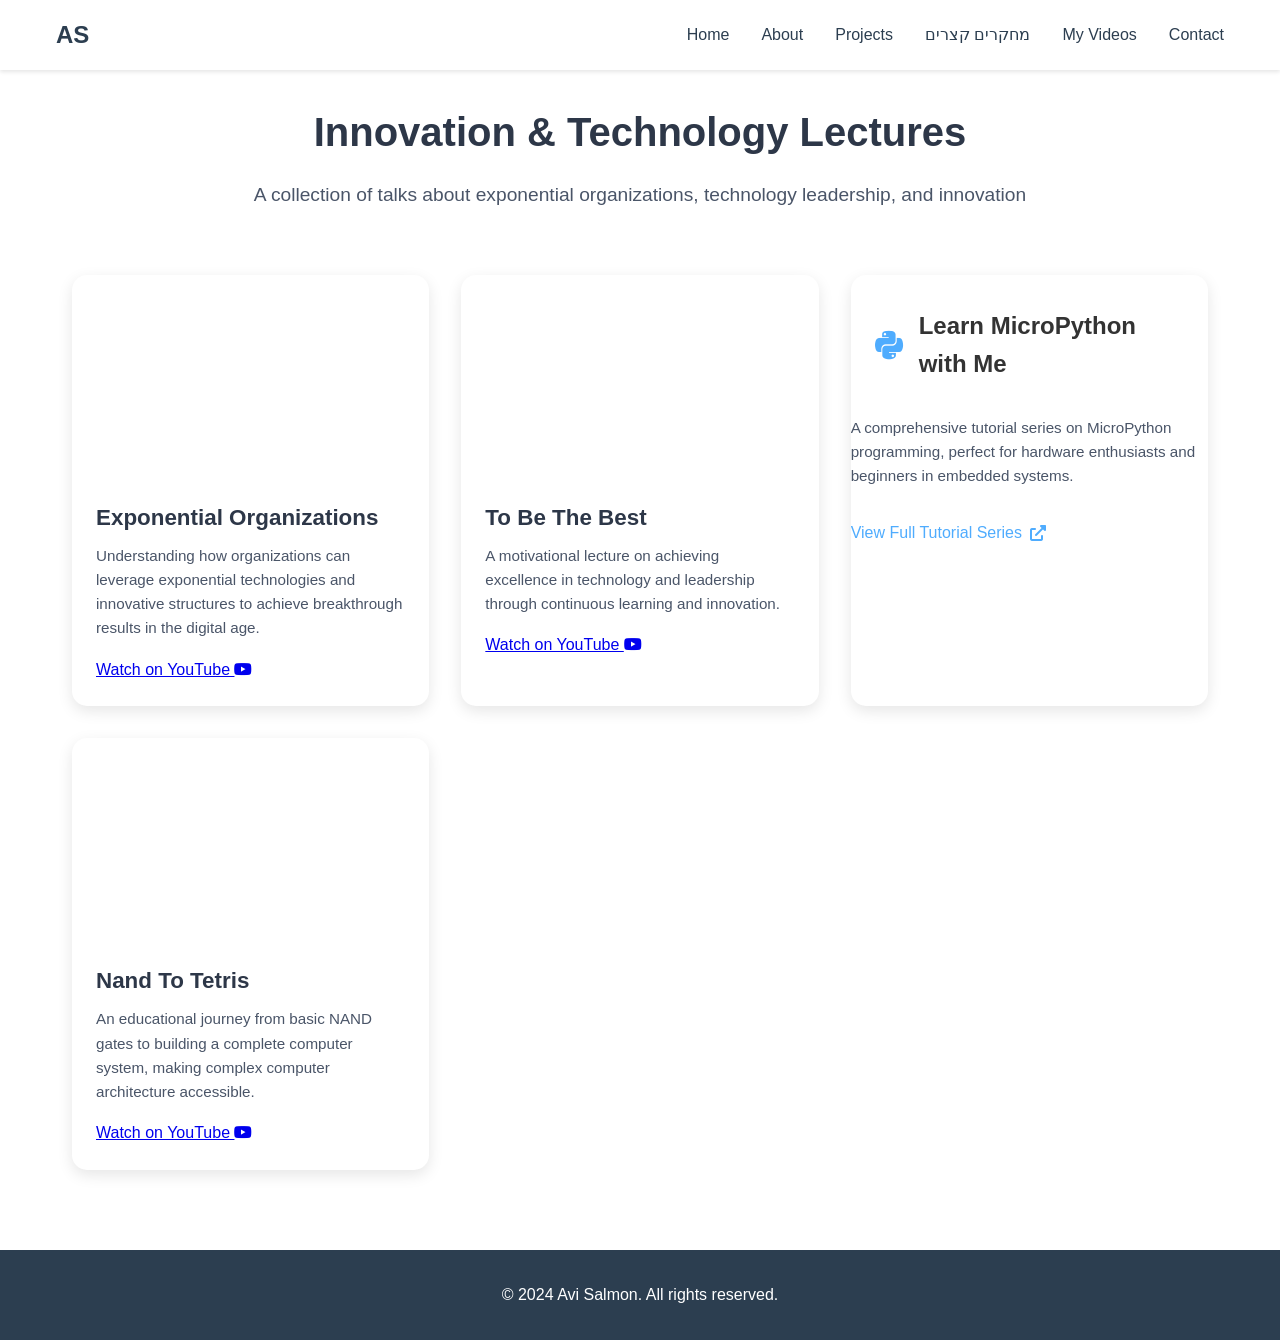
<file: lectures.html>
<!DOCTYPE html>
<html lang="en">
<head>
    <meta charset="UTF-8">
    <meta name="viewport" content="width=device-width, initial-scale=1.0">
    <meta http-equiv="X-UA-Compatible" content="ie=edge">
    <title>Innovation Lectures - Avi Salmon</title>
    <link rel="stylesheet" href="styles.css">
    <link rel="stylesheet" href="https://cdnjs.cloudflare.com/ajax/libs/font-awesome/6.0.0/css/all.min.css">
</head>
<body>
    <nav class="navbar">
        <div class="nav-content">
            <div class="logo">AS</div>
            <ul class="nav-links">
                <li><a href="index.html">Home</a></li>
                <li><a href="index.html#about">About</a></li>
                <li><a href="index.html#projects">Projects</a></li>
                <li><a href="index.html#mini-research">מחקרים קצרים</a></li>
                <li><a href="youtube.html">My Videos</a></li>
                <li><a href="index.html#contact">Contact</a></li>
            </ul>
        </div>
    </nav>

    <section class="lectures-page">
        <div class="lectures-header">
            <h1>Innovation & Technology Lectures</h1>
            <p>A collection of talks about exponential organizations, technology leadership, and innovation</p>
        </div>

        <div class="lecture-container">
            <!-- Exponential Organizations -->
            <div class="lecture-item">
                <div class="video-container">
                    <iframe src="https://www.youtube.com/embed/krZzqZbFDPI" frameborder="0" allow="accelerometer; autoplay; clipboard-write; encrypted-media; gyroscope; picture-in-picture" allowfullscreen></iframe>
                </div>
                <div class="lecture-details">
                    <h2>Exponential Organizations</h2>
                    <div class="lecture-description">
                        <p>Understanding how organizations can leverage exponential technologies and innovative structures to achieve breakthrough results in the digital age.</p>
                        <a href="https://www.youtube.com/watch?v=krZzqZbFDPI" target="_blank" class="watch-link">Watch on YouTube <i class="fab fa-youtube"></i></a>
                    </div>
                </div>
            </div>

            <!-- To Be The Best -->
            <div class="lecture-item">
                <div class="video-container">
                    <iframe src="https://www.youtube.com/embed/6EhQyn6ZR30" frameborder="0" allow="accelerometer; autoplay; clipboard-write; encrypted-media; gyroscope; picture-in-picture" allowfullscreen></iframe>
                </div>
                <div class="lecture-details">
                    <h2>To Be The Best</h2>
                    <div class="lecture-description">
                        <p>A motivational lecture on achieving excellence in technology and leadership through continuous learning and innovation.</p>
                        <a href="https://youtu.be/6EhQyn6ZR30" target="_blank" class="watch-link">Watch on YouTube <i class="fab fa-youtube"></i></a>
                    </div>
                </div>
            </div>

            <!-- Learn MicroPython -->
            <div class="lecture-item">
                <div class="playlist-header">
                    <i class="fab fa-python"></i>
                    <h2>Learn MicroPython with Me</h2>
                </div>
                <div class="lecture-description">
                    <p>A comprehensive tutorial series on MicroPython programming, perfect for hardware enthusiasts and beginners in embedded systems.</p>
                    <a href="https://youtube.com/playlist?list=PL0zMMCdiaE56wAuAqmGXPQlCa_2BCWRi6" target="_blank" class="playlist-link">
                        View Full Tutorial Series <i class="fas fa-external-link-alt"></i>
                    </a>
                </div>
            </div>

            <!-- Nand to Tetris -->
            <div class="lecture-item">
                <div class="video-container">
                    <iframe src="https://www.youtube.com/embed/2iRPEooKhQ4" frameborder="0" allow="accelerometer; autoplay; clipboard-write; encrypted-media; gyroscope; picture-in-picture" allowfullscreen></iframe>
                </div>
                <div class="lecture-details">
                    <h2>Nand To Tetris</h2>
                    <div class="lecture-description">
                        <p>An educational journey from basic NAND gates to building a complete computer system, making complex computer architecture accessible.</p>
                        <a href="https://youtu.be/2iRPEooKhQ4" target="_blank" class="watch-link">Watch on YouTube <i class="fab fa-youtube"></i></a>
                    </div>
                </div>
            </div>
        </div>
    </section>

    <footer>
        <p>&copy; 2024 Avi Salmon. All rights reserved.</p>
    </footer>
</body>
</html>
</file>
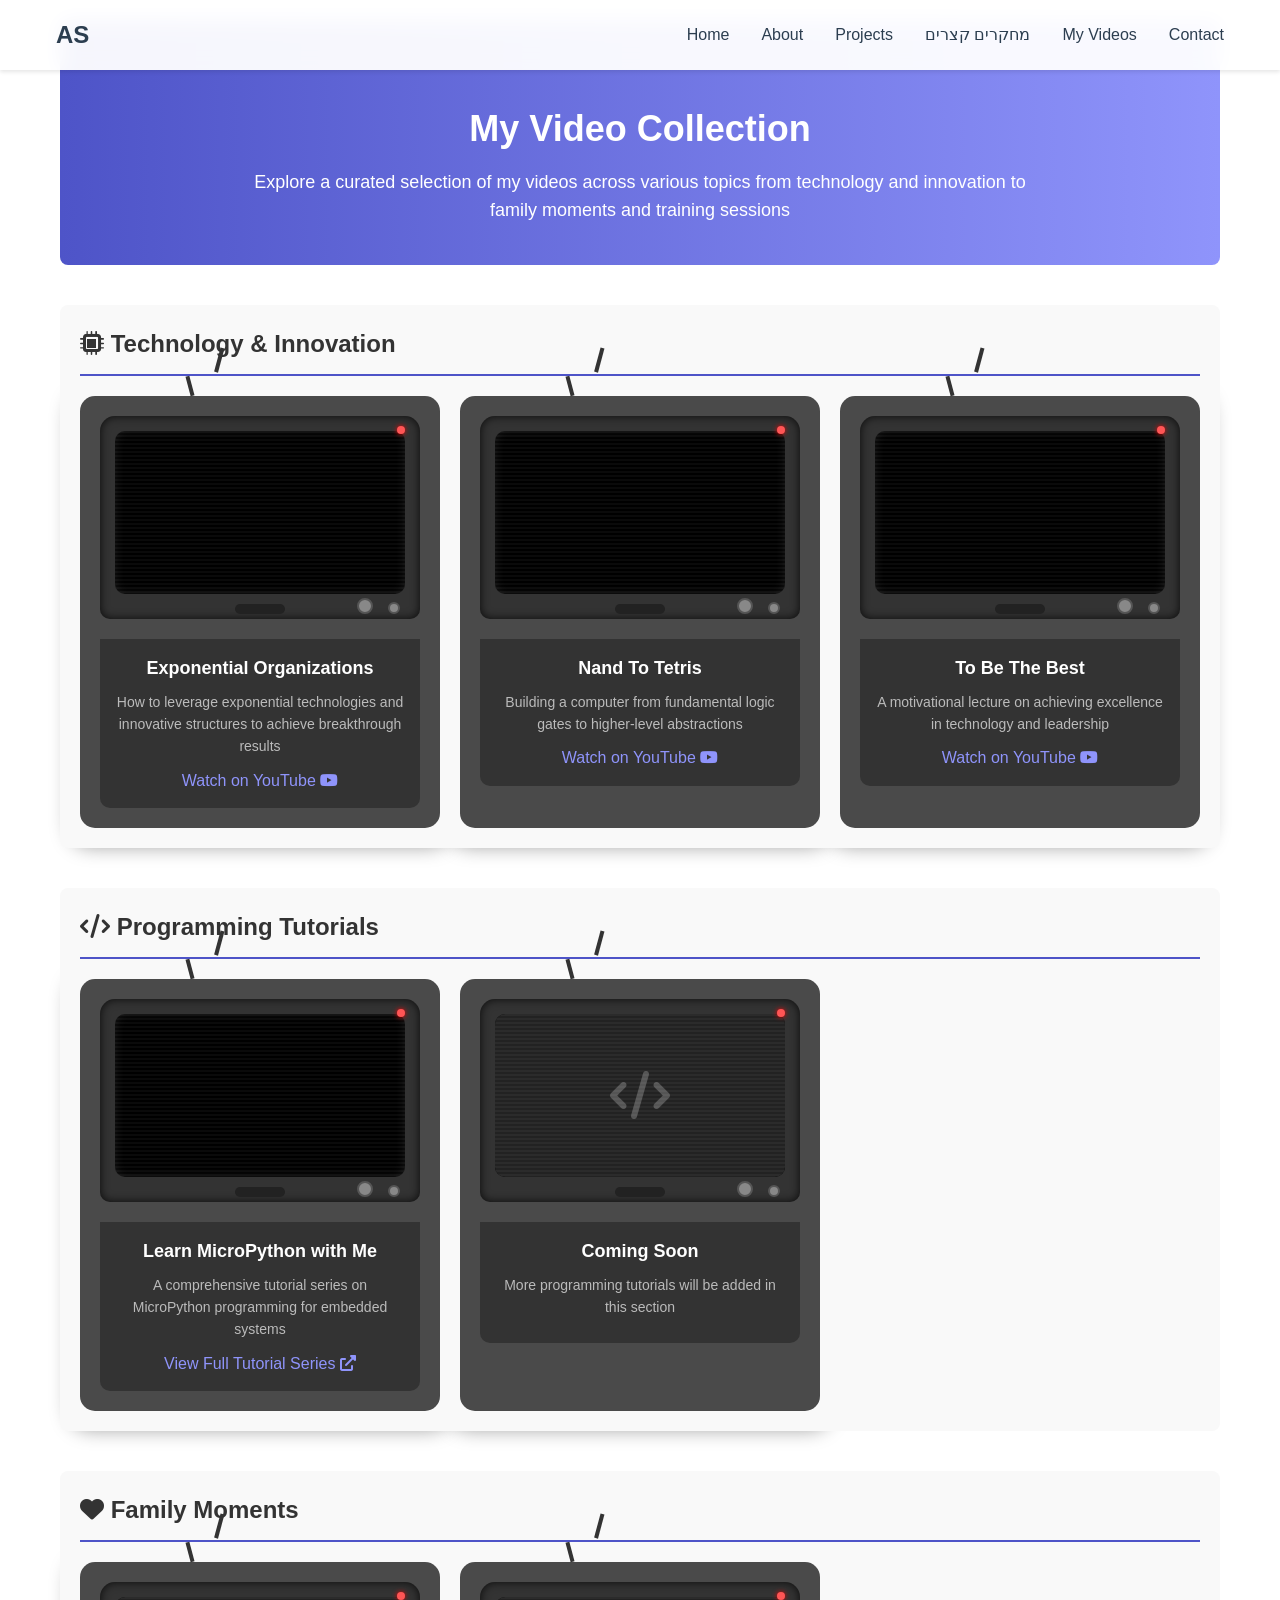
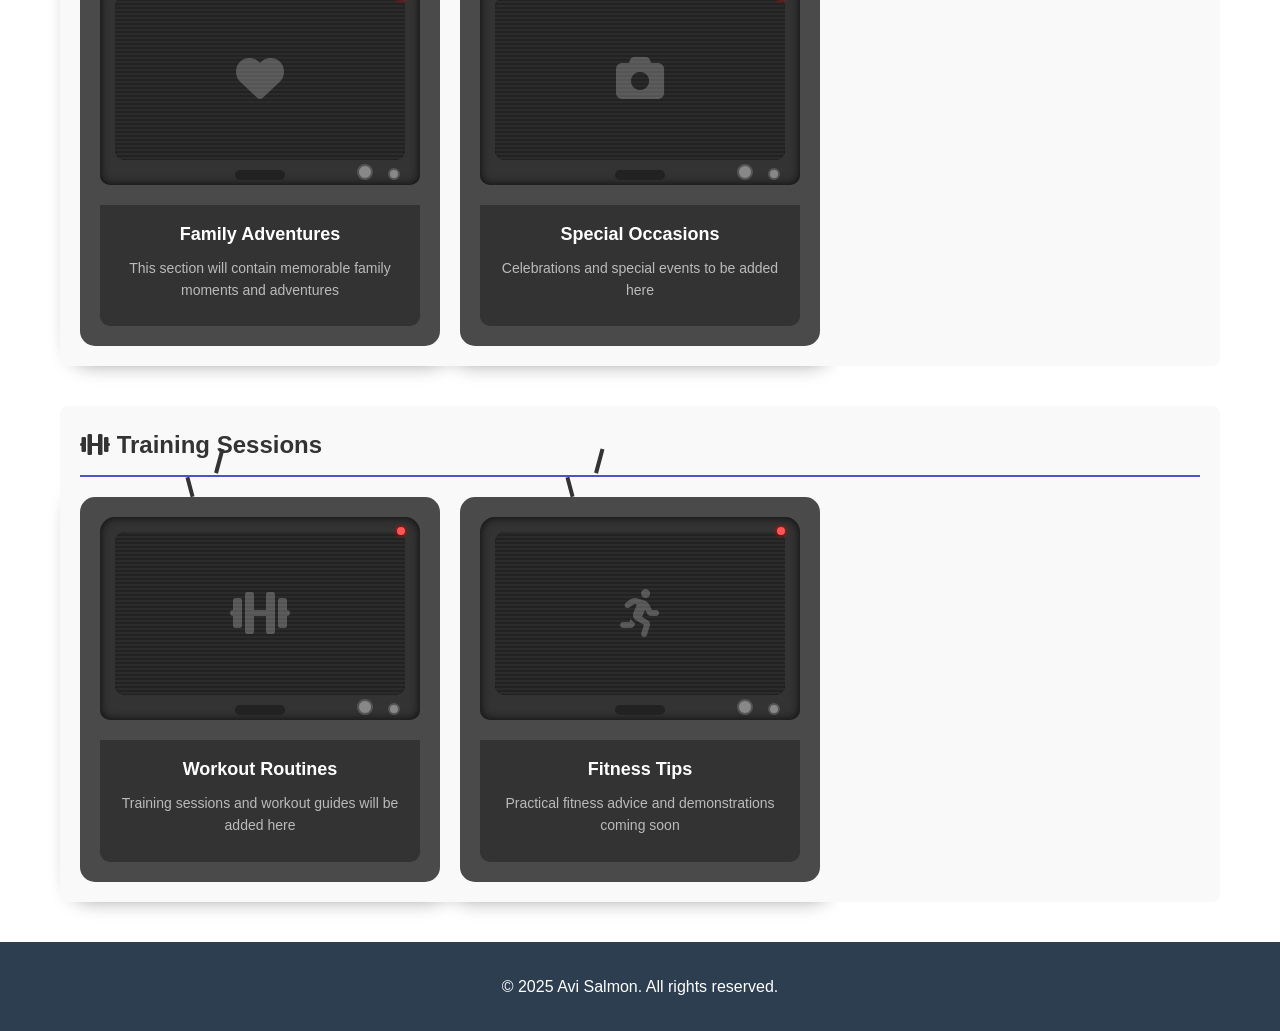
<file: youtube.html>
<!DOCTYPE html>
<html lang="en">
<head>
    <meta charset="UTF-8">
    <meta name="viewport" content="width=device-width, initial-scale=1.0">
    <meta http-equiv="X-UA-Compatible" content="ie=edge">
    <title>My Videos - Avi Salmon</title>
    <link rel="stylesheet" href="styles.css">
    <link rel="stylesheet" href="https://cdnjs.cloudflare.com/ajax/libs/font-awesome/6.0.0/css/all.min.css">
    <style>
        .container {
            max-width: 1200px;
            margin: 0 auto;
            padding: 0 20px;
        }
        
        .video-category {
            margin-bottom: 40px;
            padding: 20px;
            border-radius: 8px;
            background-color: #f9f9f9;
        }
        
        .video-category h2 {
            font-size: 24px;
            margin-bottom: 20px;
            color: #333;
            border-bottom: 2px solid #4e54c8;
            padding-bottom: 10px;
        }
        
        .video-grid {
            display: grid;
            grid-template-columns: repeat(auto-fill, minmax(300px, 1fr));
            gap: 20px;
        }
        
        .video-item {
            border-radius: 0;
            overflow: visible;
            transition: transform 0.3s ease;
            position: relative;
            background-color: #4a4a4a;
            padding: 20px;
            border-radius: 15px;
        }
        
        .video-item:before {
            content: '';
            position: absolute;
            top: -10px;
            left: -10px;
            right: -10px;
            bottom: -10px;
            border-radius: 20px;
            background-color: #222;
            z-index: -1;
            box-shadow: 0 8px 20px rgba(0,0,0,0.4);
        }
        
        .retro-tv {
            position: relative;
            background: #333;
            border-radius: 15px 15px 10px 10px;
            padding: 15px 15px 25px 15px;
            box-shadow: inset 0 0 10px rgba(0,0,0,0.8);
            margin-bottom: 20px;
        }
        
        .retro-tv:before {
            content: '';
            position: absolute;
            left: 50%;
            bottom: 5px;
            transform: translateX(-50%);
            width: 50px;
            height: 10px;
            background: #222;
            border-radius: 5px;
        }
        
        .retro-tv:after {
            content: '';
            position: absolute;
            top: 10px;
            right: 15px;
            width: 8px;
            height: 8px;
            background: #f55;
            border-radius: 50%;
            box-shadow: 0 0 5px #f00;
        }
        
        .tv-antenna {
            position: absolute;
            top: -20px;
            left: 30%;
            width: 4px;
            height: 20px;
            background: #333;
            transform: rotate(-15deg);
        }
        
        .tv-antenna:before {
            content: '';
            position: absolute;
            top: -20px;
            right: -35px;
            width: 4px;
            height: 25px;
            background: #333;
            transform: rotate(30deg);
        }
        
        .tv-knob {
            position: absolute;
            bottom: 5px;
            right: 20px;
            width: 12px;
            height: 12px;
            background: #888;
            border-radius: 50%;
            border: 2px solid #555;
        }
        
        .tv-knob:before {
            content: '';
            position: absolute;
            bottom: -2px;
            right: 25px;
            width: 12px;
            height: 12px;
            background: #888;
            border-radius: 50%;
            border: 2px solid #555;
        }
        
        .tv-screen {
            position: relative;
            padding-bottom: 56.25%; /* 16:9 aspect ratio */
            height: 0;
            overflow: hidden;
            border-radius: 10px;
            box-shadow: inset 0 0 10px rgba(255,255,255,0.1);
            background: #000;
        }
        
        .tv-screen:before {
            content: '';
            position: absolute;
            top: 0;
            left: 0;
            right: 0;
            bottom: 0;
            background: linear-gradient(rgba(255,255,255,0.1) 50%, rgba(0,0,0,0) 51%);
            background-size: 100% 4px;
            z-index: 2;
            pointer-events: none;
            opacity: 0.4;
        }
        
        .tv-screen iframe {
            position: absolute;
            top: 0;
            left: 0;
            width: 100%;
            height: 100%;
            z-index: 1;
        }
        
        .video-info {
            padding: 15px;
            background-color: #333;
            color: #ddd;
            border-radius: 0 0 10px 10px;
            text-align: center;
        }
        
        .video-info h3 {
            font-size: 18px;
            margin-bottom: 8px;
            color: #fff;
        }
        
        .video-info p {
            font-size: 14px;
            color: #bbb;
            margin-bottom: 10px;
        }
        
        .video-link {
            display: inline-block;
            color: #8f94fb;
            font-weight: 500;
            text-decoration: none;
            transition: color 0.3s ease;
        }
        
        .video-link:hover {
            color: #24c6dc;
        }
        
        .videos-header {
            text-align: center;
            margin-bottom: 40px;
            padding: 80px 20px 40px 20px;
            background: linear-gradient(to right, #4e54c8, #8f94fb);
            color: white;
            border-radius: 8px;
        }
        
        .videos-header h1 {
            font-size: 36px;
            margin-bottom: 10px;
        }
        
        .videos-header p {
            font-size: 18px;
            max-width: 800px;
            margin: 0 auto;
        }

        .videos-page {
            padding-top: 20px;
        }
        
        .placeholder-content {
            display: flex;
            align-items: center;
            justify-content: center;
            height: 100%;
            width: 100%;
            position: absolute;
            background-color: #222;
            border-radius: 10px;
        }
        
        .placeholder-content i {
            font-size: 48px;
            color: #555;
        }
    </style>
</head>
<body>
    <nav class="navbar">
        <div class="nav-content">
            <div class="logo">AS</div>
            <ul class="nav-links">
                <li><a href="index.html">Home</a></li>
                <li><a href="index.html#about">About</a></li>
                <li><a href="index.html#projects">Projects</a></li>
                <li><a href="index.html#mini-research">מחקרים קצרים</a></li>
                <li><a href="youtube.html" class="active">My Videos</a></li>
                <li><a href="index.html#contact">Contact</a></li>
            </ul>
        </div>
    </nav>

    <section class="videos-page">
        <div class="container">
            <div class="videos-header">
                <h1>My Video Collection</h1>
                <p>Explore a curated selection of my videos across various topics from technology and innovation to family moments and training sessions</p>
            </div>

            <!-- Technology & Innovation Videos -->
            <div class="video-category">
                <h2><i class="fas fa-microchip"></i> Technology & Innovation</h2>
                <div class="video-grid">
                    <div class="video-item">
                        <div class="tv-antenna"></div>
                        <div class="retro-tv">
                            <div class="tv-screen">
                                <iframe src="https://www.youtube.com/embed/krZzqZbFDPI" frameborder="0" allow="accelerometer; autoplay; clipboard-write; encrypted-media; gyroscope; picture-in-picture" allowfullscreen></iframe>
                            </div>
                            <div class="tv-knob"></div>
                        </div>
                        <div class="video-info">
                            <h3>Exponential Organizations</h3>
                            <p>How to leverage exponential technologies and innovative structures to achieve breakthrough results</p>
                            <a href="https://www.youtube.com/watch?v=krZzqZbFDPI" target="_blank" class="video-link">Watch on YouTube <i class="fab fa-youtube"></i></a>
                        </div>
                    </div>
                    
                    <div class="video-item">
                        <div class="tv-antenna"></div>
                        <div class="retro-tv">
                            <div class="tv-screen">
                                <iframe src="https://www.youtube.com/embed/2iRPEooKhQ4" frameborder="0" allow="accelerometer; autoplay; clipboard-write; encrypted-media; gyroscope; picture-in-picture" allowfullscreen></iframe>
                            </div>
                            <div class="tv-knob"></div>
                        </div>
                        <div class="video-info">
                            <h3>Nand To Tetris</h3>
                            <p>Building a computer from fundamental logic gates to higher-level abstractions</p>
                            <a href="https://youtu.be/2iRPEooKhQ4" target="_blank" class="video-link">Watch on YouTube <i class="fab fa-youtube"></i></a>
                        </div>
                    </div>
                    
                    <div class="video-item">
                        <div class="tv-antenna"></div>
                        <div class="retro-tv">
                            <div class="tv-screen">
                                <iframe src="https://www.youtube.com/embed/6EhQyn6ZR30" frameborder="0" allow="accelerometer; autoplay; clipboard-write; encrypted-media; gyroscope; picture-in-picture" allowfullscreen></iframe>
                            </div>
                            <div class="tv-knob"></div>
                        </div>
                        <div class="video-info">
                            <h3>To Be The Best</h3>
                            <p>A motivational lecture on achieving excellence in technology and leadership</p>
                            <a href="https://youtu.be/6EhQyn6ZR30" target="_blank" class="video-link">Watch on YouTube <i class="fab fa-youtube"></i></a>
                        </div>
                    </div>
                </div>
            </div>

            <!-- Programming Tutorials -->
            <div class="video-category">
                <h2><i class="fas fa-code"></i> Programming Tutorials</h2>
                <div class="video-grid">
                    <div class="video-item">
                        <div class="tv-antenna"></div>
                        <div class="retro-tv">
                            <div class="tv-screen">
                                <iframe src="https://www.youtube.com/embed/videoseries?list=PL0zMMCdiaE56wAuAqmGXPQlCa_2BCWRi6" frameborder="0" allow="accelerometer; autoplay; clipboard-write; encrypted-media; gyroscope; picture-in-picture" allowfullscreen></iframe>
                            </div>
                            <div class="tv-knob"></div>
                        </div>
                        <div class="video-info">
                            <h3>Learn MicroPython with Me</h3>
                            <p>A comprehensive tutorial series on MicroPython programming for embedded systems</p>
                            <a href="https://youtube.com/playlist?list=PL0zMMCdiaE56wAuAqmGXPQlCa_2BCWRi6" target="_blank" class="video-link">View Full Tutorial Series <i class="fas fa-external-link-alt"></i></a>
                        </div>
                    </div>
                    
                    <!-- Placeholder for future programming videos -->
                    <div class="video-item">
                        <div class="tv-antenna"></div>
                        <div class="retro-tv">
                            <div class="tv-screen">
                                <div class="placeholder-content">
                                    <i class="fas fa-code"></i>
                                </div>
                            </div>
                            <div class="tv-knob"></div>
                        </div>
                        <div class="video-info">
                            <h3>Coming Soon</h3>
                            <p>More programming tutorials will be added in this section</p>
                        </div>
                    </div>
                </div>
            </div>

            <!-- Family Videos -->
            <div class="video-category">
                <h2><i class="fas fa-heart"></i> Family Moments</h2>
                <div class="video-grid">
                    <!-- Placeholder for future family videos -->
                    <div class="video-item">
                        <div class="tv-antenna"></div>
                        <div class="retro-tv">
                            <div class="tv-screen">
                                <div class="placeholder-content">
                                    <i class="fas fa-heart"></i>
                                </div>
                            </div>
                            <div class="tv-knob"></div>
                        </div>
                        <div class="video-info">
                            <h3>Family Adventures</h3>
                            <p>This section will contain memorable family moments and adventures</p>
                        </div>
                    </div>
                    
                    <div class="video-item">
                        <div class="tv-antenna"></div>
                        <div class="retro-tv">
                            <div class="tv-screen">
                                <div class="placeholder-content">
                                    <i class="fas fa-camera"></i>
                                </div>
                            </div>
                            <div class="tv-knob"></div>
                        </div>
                        <div class="video-info">
                            <h3>Special Occasions</h3>
                            <p>Celebrations and special events to be added here</p>
                        </div>
                    </div>
                </div>
            </div>

            <!-- Training Videos -->
            <div class="video-category">
                <h2><i class="fas fa-dumbbell"></i> Training Sessions</h2>
                <div class="video-grid">
                    <!-- Placeholder for future training videos -->
                    <div class="video-item">
                        <div class="tv-antenna"></div>
                        <div class="retro-tv">
                            <div class="tv-screen">
                                <div class="placeholder-content">
                                    <i class="fas fa-dumbbell"></i>
                                </div>
                            </div>
                            <div class="tv-knob"></div>
                        </div>
                        <div class="video-info">
                            <h3>Workout Routines</h3>
                            <p>Training sessions and workout guides will be added here</p>
                        </div>
                    </div>
                    
                    <div class="video-item">
                        <div class="tv-antenna"></div>
                        <div class="retro-tv">
                            <div class="tv-screen">
                                <div class="placeholder-content">
                                    <i class="fas fa-running"></i>
                                </div>
                            </div>
                            <div class="tv-knob"></div>
                        </div>
                        <div class="video-info">
                            <h3>Fitness Tips</h3>
                            <p>Practical fitness advice and demonstrations coming soon</p>
                        </div>
                    </div>
                </div>
            </div>
        </div>
    </section>

    <footer>
        <p>&copy; 2025 Avi Salmon. All rights reserved.</p>
    </footer>
</body>
</html>
</file>
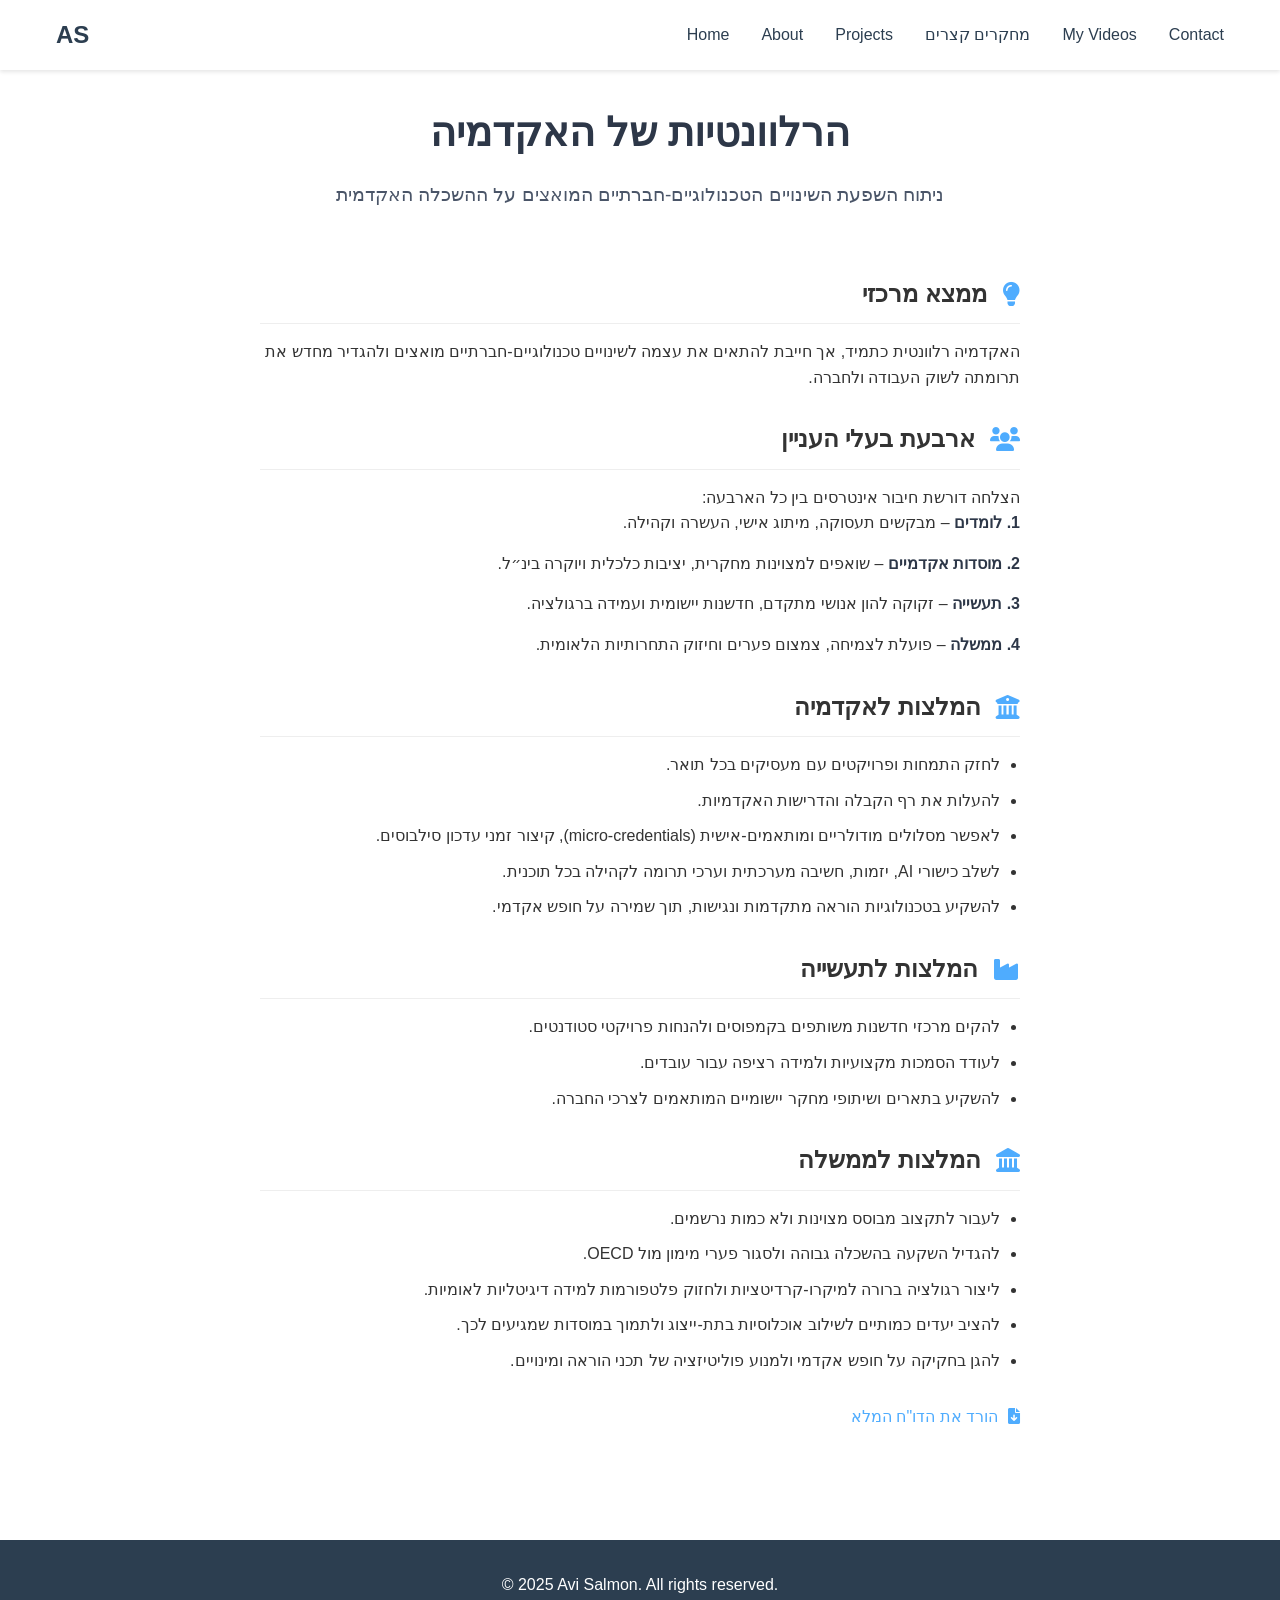
<file: research/academic-relevance.html>
<!DOCTYPE html>
<html lang="en">
<head>
    <meta charset="UTF-8">
    <meta name="viewport" content="width=device-width, initial-scale=1.0">
    <meta http-equiv="X-UA-Compatible" content="ie=edge">
    <title>הרלוונטיות של האקדמיה - Avi Salmon</title>
    <link rel="stylesheet" href="../styles.css">
    <link rel="stylesheet" href="https://cdnjs.cloudflare.com/ajax/libs/font-awesome/6.0.0/css/all.min.css">
</head>
<body>
    <nav class="navbar">
        <div class="nav-content">
            <div class="logo">AS</div>
            <ul class="nav-links">
                <li><a href="../index.html">Home</a></li>
                <li><a href="../index.html#about">About</a></li>
                <li><a href="../index.html#projects">Projects</a></li>
                <li><a href="../index.html#mini-research">מחקרים קצרים</a></li>
                <li><a href="../youtube.html">My Videos</a></li>
                <li><a href="../index.html#contact">Contact</a></li>
            </ul>
        </div>
    </nav>

    <section class="lectures-page">
        <div class="lectures-header">
            <h1>הרלוונטיות של האקדמיה</h1>
            <p>ניתוח השפעת השינויים הטכנולוגיים-חברתיים המואצים על ההשכלה האקדמית</p>
        </div>
        
        <div class="research-content">
            <!-- Main Finding -->
            <div class="research-section">
                <div class="section-title">
                    <i class="fas fa-lightbulb"></i>
                    <h2>ממצא מרכזי</h2>
                </div>
                <p>האקדמיה רלוונטית כתמיד, אך חייבת להתאים את עצמה לשינויים טכנולוגיים-חברתיים מואצים ולהגדיר מחדש את תרומתה לשוק העבודה ולחברה.</p>
            </div>

            <!-- Stakeholders -->
            <div class="research-section">
                <div class="section-title">
                    <i class="fas fa-users"></i>
                    <h2>ארבעת בעלי העניין</h2>
                </div>
                <p>הצלחה דורשת חיבור אינטרסים בין כל הארבעה:</p>
                <div class="stakeholder">
                    <p><strong>1. לומדים</strong> – מבקשים תעסוקה, מיתוג אישי, העשרה וקהילה.</p>
                </div>
                <div class="stakeholder">
                    <p><strong>2. מוסדות אקדמיים</strong> – שואפים למצוינות מחקרית, יציבות כלכלית ויוקרה בינ״ל.</p>
                </div>
                <div class="stakeholder">
                    <p><strong>3. תעשייה</strong> – זקוקה להון אנושי מתקדם, חדשנות יישומית ועמידה ברגולציה.</p>
                </div>
                <div class="stakeholder">
                    <p><strong>4. ממשלה</strong> – פועלת לצמיחה, צמצום פערים וחיזוק התחרותיות הלאומית.</p>
                </div>
            </div>

            <!-- Academic Recommendations -->
            <div class="research-section">
                <div class="section-title">
                    <i class="fas fa-university"></i>
                    <h2>המלצות לאקדמיה</h2>
                </div>
                <ul class="recommendations">
                    <li>לחזק התמחות ופרויקטים עם מעסיקים בכל תואר.</li>
                    <li>להעלות את רף הקבלה והדרישות האקדמיות.</li>
                    <li>לאפשר מסלולים מודולריים ומותאמים-אישית (micro-credentials), קיצור זמני עדכון סילבוסים.</li>
                    <li>לשלב כישורי AI, יזמות, חשיבה מערכתית וערכי תרומה לקהילה בכל תוכנית.</li>
                    <li>להשקיע בטכנולוגיות הוראה מתקדמות ונגישות, תוך שמירה על חופש אקדמי.</li>
                </ul>
            </div>

            <!-- Industry Recommendations -->
            <div class="research-section">
                <div class="section-title">
                    <i class="fas fa-industry"></i>
                    <h2>המלצות לתעשייה</h2>
                </div>
                <ul class="recommendations">
                    <li>להקים מרכזי חדשנות משותפים בקמפוסים ולהנחות פרויקטי סטודנטים.</li>
                    <li>לעודד הסמכות מקצועיות ולמידה רציפה עבור עובדים.</li>
                    <li>להשקיע בתארים ושיתופי מחקר יישומיים המותאמים לצרכי החברה.</li>
                </ul>
            </div>

            <!-- Government Recommendations -->
            <div class="research-section">
                <div class="section-title">
                    <i class="fas fa-landmark"></i>
                    <h2>המלצות לממשלה</h2>
                </div>
                <ul class="recommendations">
                    <li>לעבור לתקצוב מבוסס מצוינות ולא כמות נרשמים.</li>
                    <li>להגדיל השקעה בהשכלה גבוהה ולסגור פערי מימון מול OECD.</li>
                    <li>ליצור רגולציה ברורה למיקרו-קרדיטציות ולחזוק פלטפורמות למידה דיגיטליות לאומיות.</li>
                    <li>להציב יעדים כמותיים לשילוב אוכלוסיות בתת-ייצוג ולתמוך במוסדות שמגיעים לכך.</li>
                    <li>להגן בחקיקה על חופש אקדמי ולמנוע פוליטיזציה של תכני הוראה ומינויים.</li>
                </ul>
                
                <a href="../docs/Relevance of academy - edited.docx" class="download-link" download>
                    <i class="fas fa-file-download"></i> הורד את הדו"ח המלא
                </a>
            </div>
        </div>
    </section>

    <footer>
        <p>&copy; 2025 Avi Salmon. All rights reserved.</p>
    </footer>
</body>
</html>
</file>
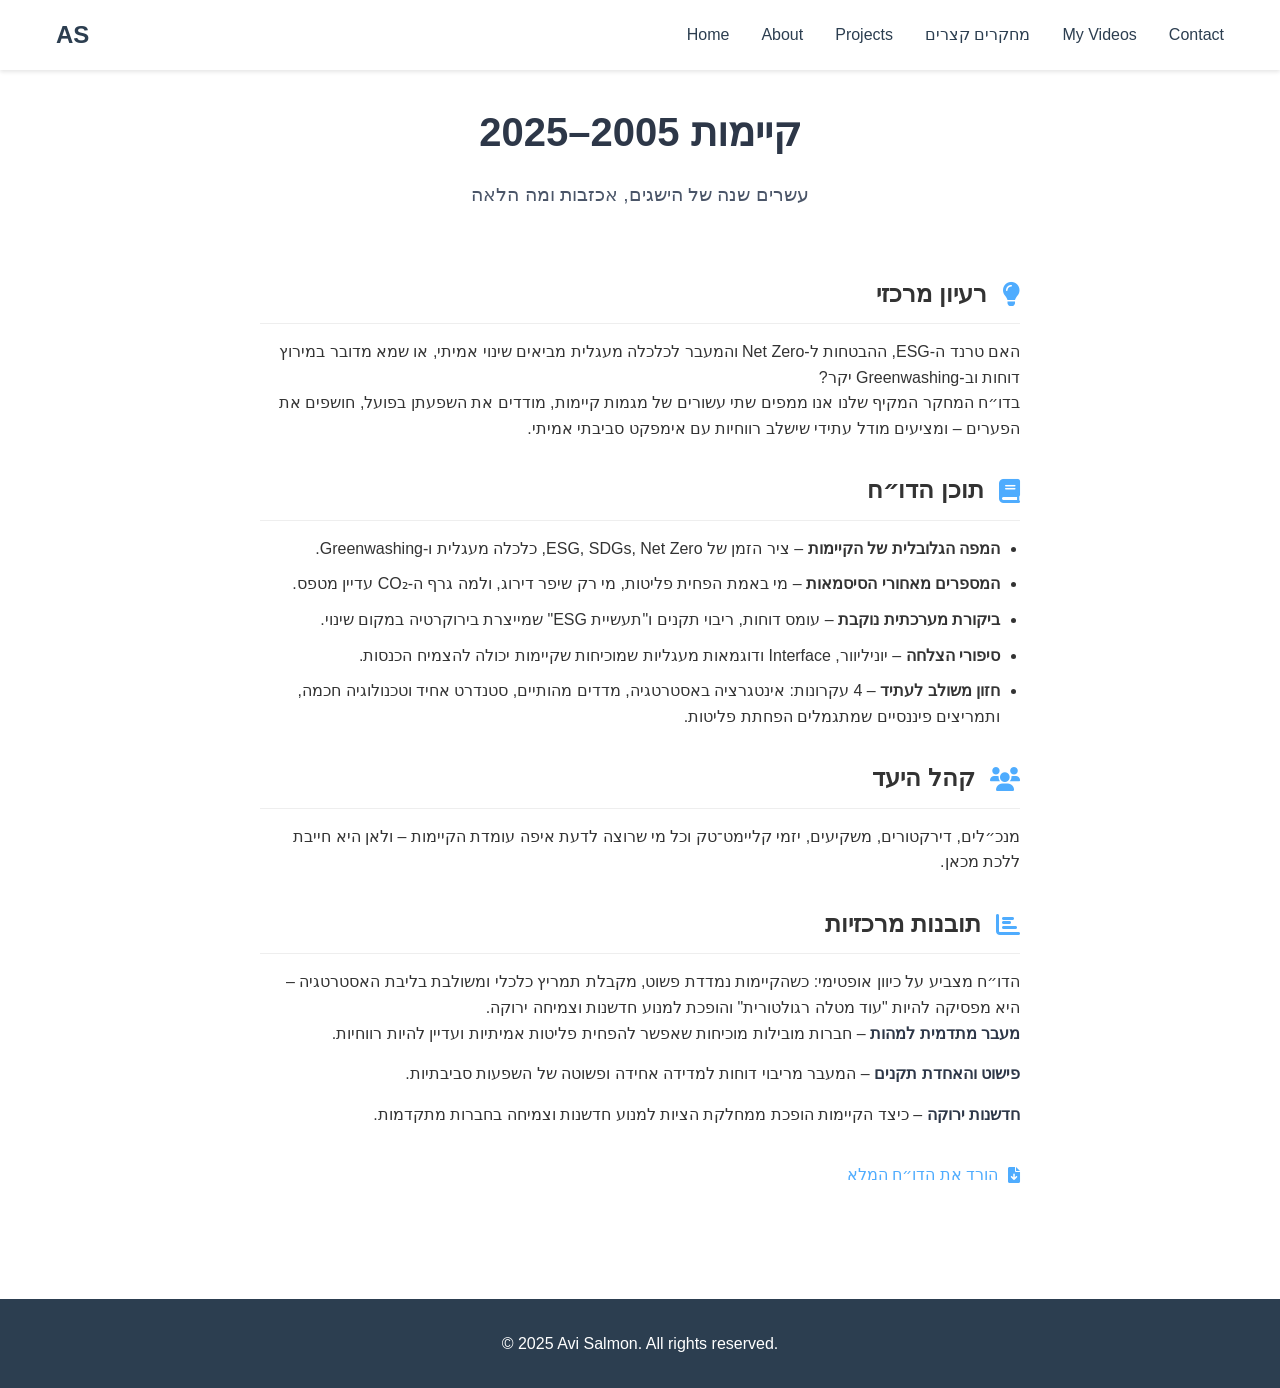
<file: research/environmental-economy.html>
<!DOCTYPE html>
<html lang="en">
<head>
    <meta charset="UTF-8">
    <meta name="viewport" content="width=device-width, initial-scale=1.0">
    <meta http-equiv="X-UA-Compatible" content="ie=edge">
    <title>קיימות 2005–2025 - Avi Salmon</title>
    <link rel="stylesheet" href="../styles.css">
    <link rel="stylesheet" href="https://cdnjs.cloudflare.com/ajax/libs/font-awesome/6.0.0/css/all.min.css">
</head>
<body>
    <nav class="navbar">
        <div class="nav-content">
            <div class="logo">AS</div>
            <ul class="nav-links">
                <li><a href="../index.html">Home</a></li>
                <li><a href="../index.html#about">About</a></li>
                <li><a href="../index.html#projects">Projects</a></li>
                <li><a href="../index.html#mini-research">מחקרים קצרים</a></li>
                <li><a href="../youtube.html">My Videos</a></li>
                <li><a href="../index.html#contact">Contact</a></li>
            </ul>
        </div>
    </nav>

    <section class="lectures-page">
        <div class="lectures-header">
            <h1>קיימות 2005–2025</h1>
            <p>עשרים שנה של הישגים, אכזבות ומה הלאה</p>
        </div>
        
        <div class="research-content">
            <!-- Main Finding -->
            <div class="research-section">
                <div class="section-title">
                    <i class="fas fa-lightbulb"></i>
                    <h2>רעיון מרכזי</h2>
                </div>
                <p>האם טרנד ה-ESG, ההבטחות ל-Net Zero והמעבר לכלכלה מעגלית מביאים שינוי אמיתי, או שמא מדובר במירוץ דוחות וב-Greenwashing יקר?</p>
                <p>בדו״ח המחקר המקיף שלנו אנו ממפים שתי עשורים של מגמות קיימות, מודדים את השפעתן בפועל, חושפים את הפערים – ומציעים מודל עתידי שישלב רווחיות עם אימפקט סביבתי אמיתי.</p>
            </div>

            <!-- Research Content -->
            <div class="research-section">
                <div class="section-title">
                    <i class="fas fa-book"></i>
                    <h2>תוכן הדו״ח</h2>
                </div>
                <ul class="recommendations">
                    <li><strong>המפה הגלובלית של הקיימות</strong> – ציר הזמן של ESG, SDGs, Net Zero, כלכלה מעגלית ו-Greenwashing.</li>
                    <li><strong>המספרים מאחורי הסיסמאות</strong> – מי באמת הפחית פליטות, מי רק שיפר דירוג, ולמה גרף ה-CO₂ עדיין מטפס.</li>
                    <li><strong>ביקורת מערכתית נוקבת</strong> – עומס דוחות, ריבוי תקנים ו"תעשיית ESG" שמייצרת בירוקרטיה במקום שינוי.</li>
                    <li><strong>סיפורי הצלחה</strong> – יוניליוור, Interface ודוגמאות מעגליות שמוכיחות שקיימות יכולה להצמיח הכנסות.</li>
                    <li><strong>חזון משולב לעתיד</strong> – 4 עקרונות: אינטגרציה באסטרטגיה, מדדים מהותיים, סטנדרט אחיד וטכנולוגיה חכמה, ותמריצים פיננסיים שמתגמלים הפחתת פליטות.</li>
                </ul>
            </div>

            <!-- Target Audience -->
            <div class="research-section">
                <div class="section-title">
                    <i class="fas fa-users"></i>
                    <h2>קהל היעד</h2>
                </div>
                <p>מנכ״לים, דירקטורים, משקיעים, יזמי קליימט־טק וכל מי שרוצה לדעת איפה עומדת הקיימות – ולאן היא חייבת ללכת מכאן.</p>
            </div>

            <!-- Key Insights -->
            <div class="research-section">
                <div class="section-title">
                    <i class="fas fa-chart-bar"></i>
                    <h2>תובנות מרכזיות</h2>
                </div>
                <p>הדו״ח מצביע על כיוון אופטימי: כשהקיימות נמדדת פשוט, מקבלת תמריץ כלכלי ומשולבת בליבת האסטרטגיה – היא מפסיקה להיות "עוד מטלה רגולטורית" והופכת למנוע חדשנות וצמיחה ירוקה.</p>
                <div class="stakeholder">
                    <p><strong>מעבר מתדמית למהות</strong> – חברות מובילות מוכיחות שאפשר להפחית פליטות אמיתיות ועדיין להיות רווחיות.</p>
                </div>
                <div class="stakeholder">
                    <p><strong>פישוט והאחדת תקנים</strong> – המעבר מריבוי דוחות למדידה אחידה ופשוטה של השפעות סביבתיות.</p>
                </div>
                <div class="stakeholder">
                    <p><strong>חדשנות ירוקה</strong> – כיצד הקיימות הופכת ממחלקת הציות למנוע חדשנות וצמיחה בחברות מתקדמות.</p>
                </div>
                
                <a href="../docs/כלכלת איכות הסביבה.docx" class="download-link" download>
                    <i class="fas fa-file-download"></i> הורד את הדו״ח המלא
                </a>
            </div>
        </div>
    </section>

    <footer>
        <p>&copy; 2025 Avi Salmon. All rights reserved.</p>
    </footer>
</body>
</html>
</file>
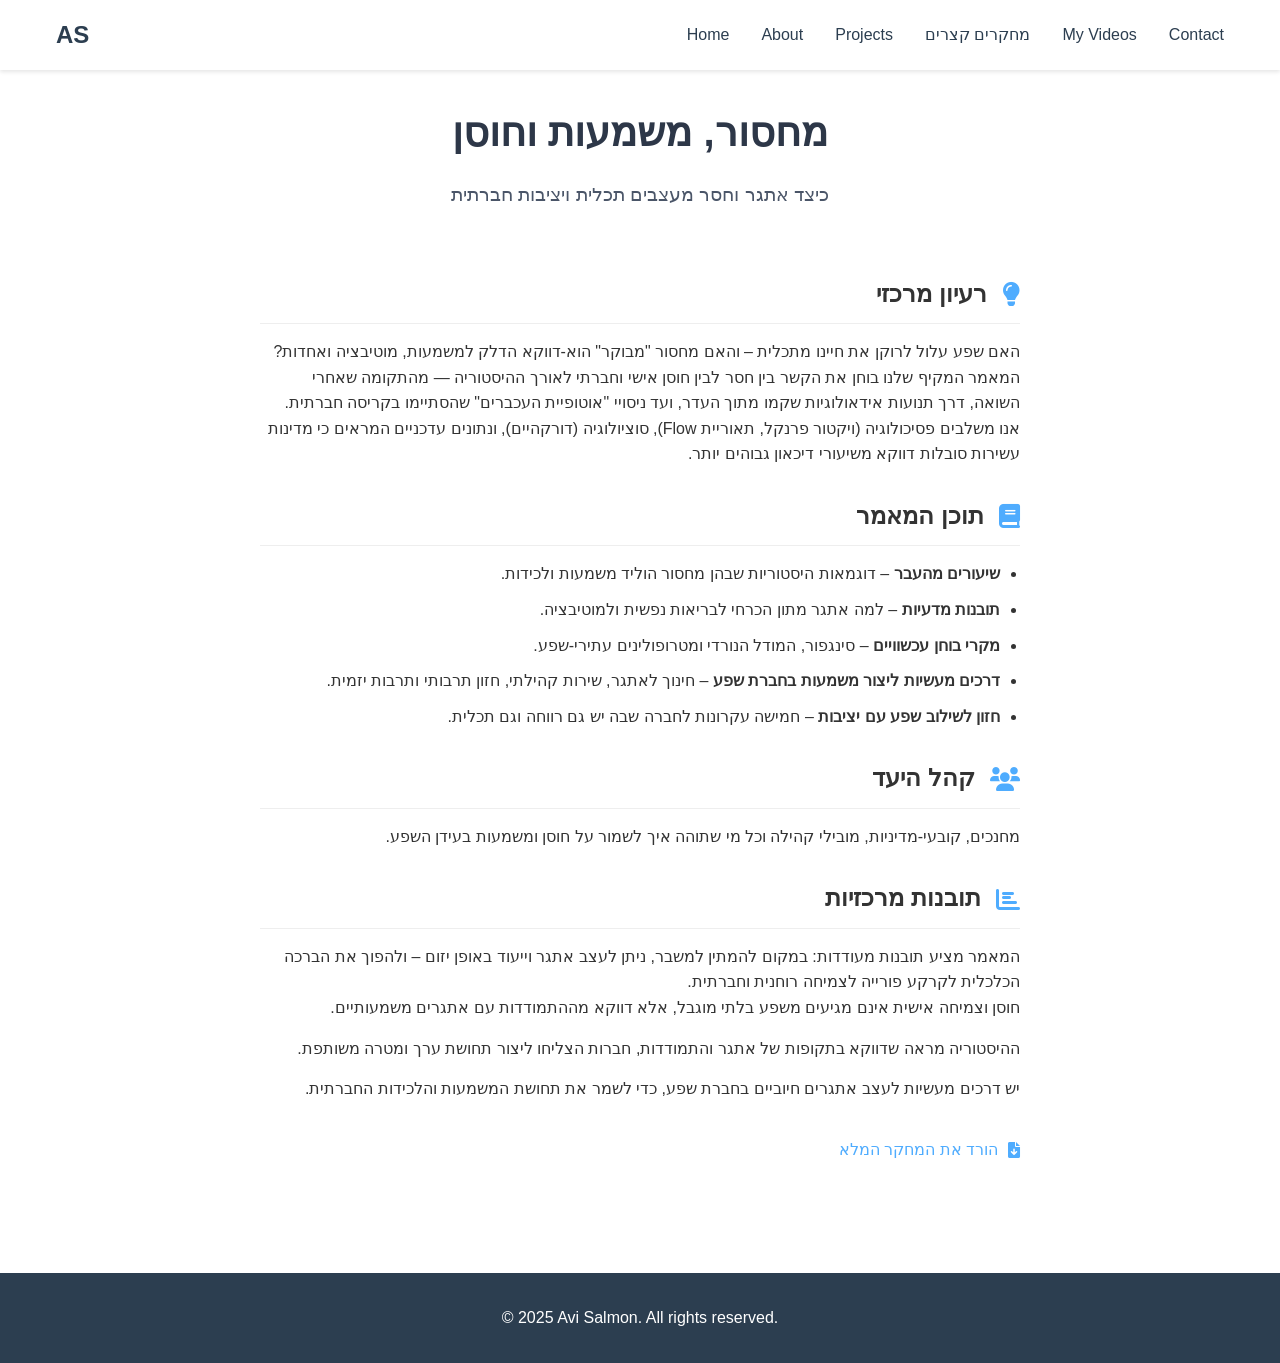
<file: research/mice-and-meaning.html>
<!DOCTYPE html>
<html lang="en">
<head>
    <meta charset="UTF-8">
    <meta name="viewport" content="width=device-width, initial-scale=1.0">
    <meta http-equiv="X-UA-Compatible" content="ie=edge">
    <title>מחסור, משמעות וחוסן - Avi Salmon</title>
    <link rel="stylesheet" href="../styles.css">
    <link rel="stylesheet" href="https://cdnjs.cloudflare.com/ajax/libs/font-awesome/6.0.0/css/all.min.css">
</head>
<body>
    <nav class="navbar">
        <div class="nav-content">
            <div class="logo">AS</div>
            <ul class="nav-links">
                <li><a href="../index.html">Home</a></li>
                <li><a href="../index.html#about">About</a></li>
                <li><a href="../index.html#projects">Projects</a></li>
                <li><a href="../index.html#mini-research">מחקרים קצרים</a></li>
                <li><a href="../youtube.html">My Videos</a></li>
                <li><a href="../index.html#contact">Contact</a></li>
            </ul>
        </div>
    </nav>

    <section class="lectures-page">
        <div class="lectures-header">
            <h1>מחסור, משמעות וחוסן</h1>
            <p>כיצד אתגר וחסר מעצבים תכלית ויציבות חברתית</p>
        </div>
        
        <div class="research-content">
            <!-- Main Finding -->
            <div class="research-section">
                <div class="section-title">
                    <i class="fas fa-lightbulb"></i>
                    <h2>רעיון מרכזי</h2>
                </div>
                <p>האם שפע עלול לרוקן את חיינו מתכלית – והאם מחסור "מבוקר" הוא-דווקא הדלק למשמעות, מוטיבציה ואחדות?</p>
                <p>המאמר המקיף שלנו בוחן את הקשר בין חסר לבין חוסן אישי וחברתי לאורך ההיסטוריה — מהתקומה שאחרי השואה, דרך תנועות אידאולוגיות שקמו מתוך העדר, ועד ניסויי "אוטופיית העכברים" שהסתיימו בקריסה חברתית. אנו משלבים פסיכולוגיה (ויקטור פרנקל, תאוריית Flow), סוציולוגיה (דורקהיים), ונתונים עדכניים המראים כי מדינות עשירות סובלות דווקא משיעורי דיכאון גבוהים יותר.</p>
            </div>

            <!-- Research Background -->
            <div class="research-section">
                <div class="section-title">
                    <i class="fas fa-book"></i>
                    <h2>תוכן המאמר</h2>
                </div>
                <ul class="recommendations">
                    <li><strong>שיעורים מהעבר</strong> – דוגמאות היסטוריות שבהן מחסור הוליד משמעות ולכידות.</li>
                    <li><strong>תובנות מדעיות</strong> – למה אתגר מתון הכרחי לבריאות נפשית ולמוטיבציה.</li>
                    <li><strong>מקרי בוחן עכשוויים</strong> – סינגפור, המודל הנורדי ומטרופולינים עתירי-שפע.</li>
                    <li><strong>דרכים מעשיות ליצור משמעות בחברת שפע</strong> – חינוך לאתגר, שירות קהילתי, חזון תרבותי ותרבות יזמית.</li>
                    <li><strong>חזון לשילוב שפע עם יציבות</strong> – חמישה עקרונות לחברה שבה יש גם רווחה וגם תכלית.</li>
                </ul>
            </div>

            <!-- Target Audience -->
            <div class="research-section">
                <div class="section-title">
                    <i class="fas fa-users"></i>
                    <h2>קהל היעד</h2>
                </div>
                <p>מחנכים, קובעי-מדיניות, מובילי קהילה וכל מי שתוהה איך לשמור על חוסן ומשמעות בעידן השפע.</p>
            </div>

            <!-- Key Insights -->
            <div class="research-section">
                <div class="section-title">
                    <i class="fas fa-chart-bar"></i>
                    <h2>תובנות מרכזיות</h2>
                </div>
                <p>המאמר מציע תובנות מעודדות: במקום להמתין למשבר, ניתן לעצב אתגר וייעוד באופן יזום – ולהפוך את הברכה הכלכלית לקרקע פורייה לצמיחה רוחנית וחברתית.</p>
                <div class="stakeholder">
                    <p>חוסן וצמיחה אישית אינם מגיעים משפע בלתי מוגבל, אלא דווקא מההתמודדות עם אתגרים משמעותיים.</p>
                </div>
                <div class="stakeholder">
                    <p>ההיסטוריה מראה שדווקא בתקופות של אתגר והתמודדות, חברות הצליחו ליצור תחושת ערך ומטרה משותפת.</p>
                </div>
                <div class="stakeholder">
                    <p>יש דרכים מעשיות לעצב אתגרים חיוביים בחברת שפע, כדי לשמר את תחושת המשמעות והלכידות החברתית.</p>
                </div>
                
                <a href="../docs/עכברים ומשמעות..docx" class="download-link" download>
                    <i class="fas fa-file-download"></i> הורד את המחקר המלא
                </a>
            </div>
        </div>
    </section>

    <footer>
        <p>&copy; 2025 Avi Salmon. All rights reserved.</p>
    </footer>
</body>
</html>
</file>
<file: styles.css>
﻿/* Base styles */
* {
    margin: 0;
    padding: 0;
    box-sizing: border-box;
}

body {
    font-family: 'Segoe UI', Tahoma, Geneva, Verdana, sans-serif;
    line-height: 1.6;
    color: #333;
}

/* Navigation */
.navbar {
    position: fixed;
    top: 0;
    width: 100%;
    background-color: rgba(255, 255, 255, 0.95);
    backdrop-filter: blur(10px);
    box-shadow: 0 2px 4px rgba(0,0,0,0.1);
    z-index: 1000;
}

.nav-content {
    max-width: 1200px;
    margin: 0 auto;
    padding: 1rem;
    display: flex;
    justify-content: space-between;
    align-items: center;
}

.logo {
    font-size: 1.5rem;
    font-weight: bold;
    color: #2c3e50;
}

.nav-links {
    display: flex;
    list-style: none;
    gap: 2rem;
}

.nav-links a {
    text-decoration: none;
    color: #2c3e50;
    font-weight: 500;
    transition: color 0.3s;
    position: relative;
}

.nav-links a::after {
    content: '';
    position: absolute;
    bottom: -5px;
    left: 0;
    width: 0;
    height: 2px;
    background: #4facfe;
    transition: width 0.3s;
}

.nav-links a:hover::after {
    width: 100%;
}

/* Hero section */
.hero {
    min-height: 100vh;
    background: linear-gradient(135deg, #1a1a2e, #16213e);
    padding-top: 80px; /* Account for fixed navbar */
}

.hero-split {
    max-width: 1400px;
    margin: 0 auto;
    display: grid;
    grid-template-columns: 1fr 1fr;
    gap: 2rem;
    min-height: calc(100vh - 80px);
    padding: 2rem;
}

.hero-left {
    display: flex;
    flex-direction: column;
    justify-content: center;
    align-items: center;
    text-align: center;
    padding: 2rem;
}

.hero-right {
    display: flex;
    align-items: center;
    justify-content: center;
}

.quick-links {
    display: grid;
    grid-template-columns: 1fr 1fr;
    gap: 1rem;
    width: 100%;
    max-width: 600px;
}

.quick-link-card {
    background: rgba(255, 255, 255, 0.1);
    backdrop-filter: blur(10px);
    border-radius: 12px;
    padding: 1rem;
    transition: all 0.3s ease;
    text-decoration: none;
    color: white;
    border: 1px solid rgba(255, 255, 255, 0.1);
}

.quick-link-card:hover {
    transform: translateY(-5px);
    background: rgba(255, 255, 255, 0.15);
    border-color: rgba(255, 255, 255, 0.2);
}

.quick-link-content {
    display: flex;
    flex-direction: column;
    gap: 0.5rem;
}

.quick-link-content i {
    font-size: 2rem;
    margin-bottom: 0.5rem;
    background: linear-gradient(45deg, #4facfe, #00f2fe);
    -webkit-background-clip: text;
    -webkit-text-fill-color: transparent;
}

.quick-link-content h3 {
    font-size: 1.3rem;
    margin: 0;
}

.quick-link-content p {
    font-size: 0.9rem;
    opacity: 0.8;
}

/* Update profile image */
.profile-image.small {
    width: 140px;
    height: 140px;
    margin-bottom: 2.5rem;
    border-radius: 50%;
    overflow: hidden;
    border: 3px solid rgba(255, 255, 255, 0.1);
    box-shadow: 0 0 30px rgba(79, 172, 254, 0.3);
}

.profile-image.small img {
    width: 100%;
    height: 100%;
    object-fit: cover;
    border-radius: 50%;
}

.hero h1 {
    font-size: 2.8rem;
    margin-bottom: 0.8rem;
    background: linear-gradient(45deg, #4facfe, #00f2fe);
    -webkit-background-clip: text;
    -webkit-text-fill-color: transparent;
    font-weight: 700;
    line-height: 1.2;
}

.subtitle {
    font-size: 1.1rem;
    opacity: 0.9;
    margin-bottom: 2rem;
    line-height: 1.4;
}

/* Responsive design */
@media (max-width: 968px) {
    .hero-split {
        grid-template-columns: 1fr;
        height: auto;
    }

    .hero-left {
        padding: 2rem 0;
    }

    .quick-links {
        grid-template-columns: 1fr;
        padding: 1rem 0;
    }
}

/* Daily Brief strip (hero quick-links) */
.quick-link-card.daily-strip {
    background: #f7f3e8;
    background-image: repeating-linear-gradient(0deg, rgba(0,0,0,0.022) 0 1px, transparent 1px 4px);
    border: 1px solid #d8cfb8;
    border-radius: 8px;
    padding: 0.75rem 1rem;
    color: #1c1c1c;
}

.quick-link-card.daily-strip:hover {
    background: #fffdf6;
    border-color: #b3341f;
}

.daily-strip-content {
    display: flex;
    align-items: center;
    gap: 0.9rem;
}

.daily-strip-content > i {
    flex-shrink: 0;
    font-size: 1.6rem;
    color: #1c1c1c;
}

.daily-strip-text {
    flex: 1;
    min-width: 0;
    padding-left: 0.9rem;
    border-left: 3px double #1c1c1c;
}

.daily-strip-text h3 {
    display: flex;
    align-items: baseline;
    gap: 0.5rem;
    margin: 0 0 0.1rem;
    font-family: Georgia, 'Times New Roman', serif;
    font-size: 1.3rem;
    line-height: 1.2;
    color: #1c1c1c;
}

.daily-strip-text h3 .thin {
    font-weight: 400;
    font-style: italic;
}

.daily-strip-sub {
    font-family: inherit;
    font-size: 0.62rem;
    font-weight: 700;
    text-transform: uppercase;
    letter-spacing: 0.14em;
    color: #6b6355;
}

.daily-strip-text p {
    margin: 0;
    font-size: 0.8rem;
    color: #4a463d;
}

.daily-strip-cta {
    flex-shrink: 0;
    padding: 0.35rem 0.8rem;
    background: #1c1c1c;
    color: #f7f3e8;
    font-size: 0.7rem;
    font-weight: 700;
    text-transform: uppercase;
    letter-spacing: 0.1em;
    border-radius: 2px;
    transition: background 0.3s ease;
}

.daily-strip:hover .daily-strip-cta {
    background: #b3341f;
}

.daily-strip-cta i {
    margin-left: 0.35rem;
}

.nav-daily i {
    margin-left: 0.35rem;
}

@media (max-width: 768px) {
    .daily-strip-cta {
        display: none;
    }
}

/* Sections */
.section {
    padding: 5rem 2rem;
    max-width: 1200px;
    margin: 0 auto;
}

.section h2 {
    text-align: center;
    margin-bottom: 3rem;
    color: #2c3e50;
}

/* About section */
.about-content {
    max-width: 900px;
    margin: 0 auto;
}

.about-description {
    font-size: 1.1rem;
    line-height: 1.8;
    color: #4a5568;
    margin: 2rem 0;
}

.experience-grid {
    display: grid;
    grid-template-columns: repeat(auto-fit, minmax(250px, 1fr));
    gap: 2rem;
    margin: 3rem 0;
}

.experience-item {
    background: #f8f9fa;
    padding: 1.5rem;
    border-radius: 10px;
    box-shadow: 0 2px 4px rgba(0,0,0,0.05);
}

.experience-header {
    display: flex;
    align-items: center;
    gap: 1rem;
    margin-bottom: 1rem;
}

.experience-header i {
    font-size: 1.8rem;
    color: #4facfe;
}

.experience-header h3 {
    font-size: 1.3rem;
    color: #2d3748;
    margin: 0;
}

.experience-item p {
    color: #4a5568;
    font-size: 1rem;
}

/* Projects section */
.projects-grid {
    display: grid;
    grid-template-columns: repeat(auto-fit, minmax(250px, 1fr));
    gap: 2rem;
}

.project-card {
    padding: 2rem;
    border-radius: 15px;
    background: white;
    box-shadow: 0 10px 20px rgba(0,0,0,0.1);
    transition: all 0.3s;
    border: 1px solid #eee;
}

.project-card:hover {
    transform: translateY(-10px);
    box-shadow: 0 15px 30px rgba(0,0,0,0.2);
}

/* Contact section */
.contact-content {
    text-align: center;
}

.social-links {
    margin-top: 2rem;
    display: flex;
    justify-content: center;
    gap: 2rem;
}

.social-links a {
    text-decoration: none;
    color: #3498db;
    font-weight: 500;
    transition: color 0.3s;
}

.social-links a:hover {
    color: #2980b9;
}

/* Footer */
footer {
    text-align: center;
    padding: 2rem;
    background: #2c3e50;
    color: white;
}

/* About section enhancements */
.lead-text {
    font-size: 1.5rem;
    color: #2c3e50;
    margin-bottom: 2rem;
    font-weight: 300;
}

.skills-container {
    margin-top: 3rem;
}

.skills-container h3 {
    font-size: 1.5rem;
    margin-bottom: 1.5rem;
    color: #2d3748;
}

.skills-grid {
    display: grid;
    grid-template-columns: repeat(auto-fit, minmax(200px, 1fr));
    gap: 1.5rem;
    margin-top: 2rem;
}

.skill-item {
    display: flex;
    align-items: center;
    gap: 1rem;
    padding: 1rem;
    background: #f8f9fa;
    border-radius: 8px;
    transition: transform 0.3s;
}

.skill-item:hover {
    transform: translateY(-5px);
}

.skill-item i {
    font-size: 1.5rem;
    color: #4facfe;
}

/* Project cards enhancement */
.project-header {
    display: flex;
    align-items: center;
    gap: 1rem;
    margin-bottom: 1rem;
}

.project-header i {
    font-size: 2rem;
    color: #4facfe;
}

.project-links {
    margin-top: 1.5rem;
}

.project-links a {
    color: #4facfe;
    text-decoration: none;
    display: flex;
    align-items: center;
    gap: 0.5rem;
    font-weight: 500;
    transition: gap 0.3s;
}

.project-links a:hover {
    gap: 1rem;
}

/* Responsive adjustments */
@media (max-width: 768px) {
    .nav-links {
        display: none;
    }
    
    .about-description {
        font-size: 1rem;
        text-align: left;
    }
    
    .experience-grid {
        grid-template-columns: 1fr;
    }
    
    .skills-grid {
        grid-template-columns: 1fr;
    }
    
    .lead-text {
        font-size: 1.2rem;
    }
}

.featured-grid {
    display: grid;
    grid-template-columns: repeat(auto-fit, minmax(300px, 1fr));
    gap: 2rem;
    margin-top: 3rem;
}

.featured-card {
    background: linear-gradient(135deg, #ffffff 0%, #f8f9fa 100%);
    border-radius: 15px;
    padding: 2rem;
    box-shadow: 0 5px 15px rgba(0,0,0,0.1);
    transition: transform 0.3s;
}

.featured-card:hover {
    transform: translateY(-5px);
}

.featured-header {
    display: flex;
    align-items: center;
    gap: 1rem;
    margin-bottom: 1rem;
}

.featured-header i {
    font-size: 2.5rem;
    color: #4facfe;
}

.featured-links a {
    display: inline-flex;
    align-items: center;
    gap: 0.5rem;
    color: #4facfe;
    text-decoration: none;
    font-weight: 500;
    margin-top: 1rem;
    transition: gap 0.3s;
}

.featured-links a:hover {
    gap: 1rem;
}

.hero-social {
    display: flex;
    gap: 2rem;
    margin-top: 2rem;
}

.hero-social a {
    color: white;
    font-size: 1.8rem;
    transition: transform 0.3s, color 0.3s;
}

.hero-social a:hover {
    color: #4facfe;
    transform: translateY(-3px);
}

/* Research list styles */
.research-list {
    margin-top: 3rem;
    display: flex;
    flex-direction: column;
    gap: 2rem;
}

.research-item {
    background: linear-gradient(135deg, #ffffff 0%, #f8f9fa 100%);
    border-radius: 12px;
    padding: 1.5rem 2rem;
    box-shadow: 0 3px 10px rgba(0,0,0,0.08);
    transition: all 0.3s ease;
}

.research-item.published {
    border-left: 4px solid #4facfe;
}

.pub-badge {
    display: inline-block;
    font-size: 0.7rem;
    font-weight: 600;
    text-transform: uppercase;
    letter-spacing: 0.05em;
    padding: 0.2em 0.6em;
    border-radius: 4px;
    vertical-align: middle;
    margin-left: 0.5rem;
}

.pub-badge.acm {
    background: #0277bd;
    color: #fff;
}

.pub-badge.paper {
    background: #6a1b9a;
    color: #fff;
}

.pub-badge.hebrew {
    background: #00695c;
    color: #fff;
}

.research-item:hover {
    box-shadow: 0 5px 20px rgba(0,0,0,0.12);
}

.research-item h3 {
    margin: 0 0 1rem 0;
    font-size: 1.4rem;
}

.research-title {
    color: #2c3e50;
    text-decoration: none;
    transition: color 0.3s ease;
}

.research-title:hover {
    color: #4facfe;
}

.research-description {
    position: relative;
    overflow: hidden;
    transition: max-height 0.4s ease;
}

.research-description.collapsed {
    max-height: 2.4em;
}

.research-description.collapsed::after {
    content: '';
    position: absolute;
    bottom: 0;
    left: 0;
    right: 0;
    height: 1.2em;
    background: linear-gradient(to bottom, transparent, #f8f9fa);
    pointer-events: none;
}

.research-description.expanded {
    max-height: 500px;
}

.research-description.expanded::after {
    display: none;
}

.research-description p {
    margin: 0 0 0.5rem 0;
    line-height: 1.6;
    color: #555;
}

.read-more {
    display: inline-block;
    color: #4facfe;
    text-decoration: none;
    font-weight: 500;
    font-size: 0.9rem;
    margin-top: 0.5rem;
    transition: color 0.3s ease;
}

.read-more:hover {
    color: #2c3e50;
}

/* Lectures section */
.lectures-grid {
    display: grid;
    grid-template-columns: repeat(auto-fit, minmax(300px, 1fr));
    gap: 2rem;
    margin-top: 2rem;
}

.lecture-card {
    background: white;
    border-radius: 15px;
    overflow: hidden;
    box-shadow: 0 5px 15px rgba(0,0,0,0.1);
    transition: transform 0.3s;
}

.lecture-card:hover {
    transform: translateY(-5px);
}

.video-container {
    position: relative;
    padding-bottom: 56.25%; /* 16:9 aspect ratio */
    height: 0;
    overflow: hidden;
}

.video-container iframe {
    position: absolute;
    top: 0;
    left: 0;
    width: 100%;
    height: 100%;
}

.lecture-content {
    padding: 1.5rem;
}

.lecture-content h3 {
    color: #2d3748;
    margin-bottom: 1rem;
    font-size: 1.3rem;
}

.lecture-content p {
    color: #4a5568;
    font-size: 0.95rem;
    line-height: 1.6;
}

.lecture-card.playlist {
    padding: 2rem;
    background: linear-gradient(135deg, #1a1a2e, #16213e);
    color: white;
}

.playlist-header {
    display: flex;
    align-items: center;
    gap: 1rem;
    margin-bottom: 1rem;
}

.playlist-header i {
    font-size: 2.5rem;
    color: #4facfe;
}

.playlist-link {
    display: inline-flex;
    align-items: center;
    gap: 0.5rem;
    color: #4facfe;
    text-decoration: none;
    margin-top: 1.5rem;
    font-weight: 500;
    transition: gap 0.3s;
}

.playlist-link:hover {
    gap: 1rem;
}

@media (max-width: 768px) {
    .lectures-grid {
        grid-template-columns: 1fr;
    }
}

/* Lectures page specific styles */
.lectures-page {
    padding-top: 100px;
    max-width: 1200px;
    margin: 0 auto;
    padding-bottom: 5rem;
}

.lectures-header {
    text-align: center;
    margin-bottom: 4rem;
    padding: 0 2rem;
}

.lectures-header h1 {
    font-size: 2.5rem;
    color: #2d3748;
    margin-bottom: 1rem;
}

.lectures-header p {
    font-size: 1.2rem;
    color: #4a5568;
}

.lecture-container {
    display: grid;
    grid-template-columns: repeat(auto-fit, minmax(300px, 1fr));
    gap: 2rem;
    padding: 0 2rem;
}

.lecture-item {
    background: white;
    border-radius: 15px;
    overflow: hidden;
    box-shadow: 0 5px 15px rgba(0,0,0,0.1);
    transition: transform 0.3s;
    max-width: 500px;
    margin: 0 auto;
}

.lecture-item:hover {
    transform: translateY(-5px);
}

.video-container {
    position: relative;
    padding-bottom: 56.25%; /* 16:9 aspect ratio */
    height: 0;
    overflow: hidden;
    max-height: 280px; /* Make videos smaller */
}

.lecture-details {
    padding: 1.5rem;
}

.lecture-details h2 {
    font-size: 1.4rem;
    color: #2d3748;
    margin-bottom: 0.5rem;
}

.lecture-description p {
    font-size: 0.95rem;
    line-height: 1.6;
    color: #4a5568;
    margin-bottom: 1rem;
}

/* Style updates for the MicroPython playlist card */
.lecture-item .playlist-header {
    padding: 2rem 1.5rem 1rem;
    display: flex;
    align-items: center;
    gap: 1rem;
}

.playlist-header i {
    font-size: 2rem;
    color: #4facfe;
}

.playlist-link {
    display: inline-flex;
    align-items: center;
    gap: 0.5rem;
    color: #4facfe;
    text-decoration: none;
    font-weight: 500;
    transition: all 0.3s;
    margin-top: 1rem;
}

.playlist-link:hover {
    gap: 1rem;
    color: #2d3748;
}

@media (max-width: 768px) {
    .lecture-container {
        grid-template-columns: 1fr;
    }
}

/* Research page styles */
.research-content {
    max-width: 800px;
    margin: 0 auto;
    padding: 0 20px;
    direction: rtl;
    text-align: right;
}

.research-section {
    margin-bottom: 30px;
}

.section-title {
    display: flex;
    align-items: center;
    margin-bottom: 15px;
    border-bottom: 1px solid #eee;
    padding-bottom: 10px;
}

.section-title i {
    font-size: 1.5rem;
    color: #4facfe;
    margin-left: 15px;
}

.section-title h2 {
    font-size: 1.5rem;
    margin: 0;
}

.stakeholder {
    margin-bottom: 15px;
}

.stakeholder strong {
    color: #2d3748;
}

ul.recommendations {
    padding-right: 20px;
    margin: 0;
}

ul.recommendations li {
    margin-bottom: 10px;
    line-height: 1.6;
}

.download-link {
    display: inline-flex;
    align-items: center;
    gap: 10px;
    color: #4facfe;
    text-decoration: none;
    font-weight: 500;
    margin-top: 20px;
}

.download-link:hover {
    text-decoration: underline;
}

@media (max-width: 768px) {
    .stakeholder {
        margin-bottom: 10px;
    }
}

/* Hebrew text alignment */
.hebrew-content {
    direction: rtl;
    text-align: right;
}

/* Apply RTL to mini-research section */
#mini-research h2,
#mini-research .lead-text,
#mini-research .about-description,
#mini-research .featured-card h3,
#mini-research .featured-card p,
#mini-research .featured-links a {
    direction: rtl;
    text-align: right;
}

#mini-research .featured-links a {
    display: inline-flex;
    flex-direction: row-reverse;
}

#mini-research .featured-header {
    flex-direction: row-reverse;
}
</file>
